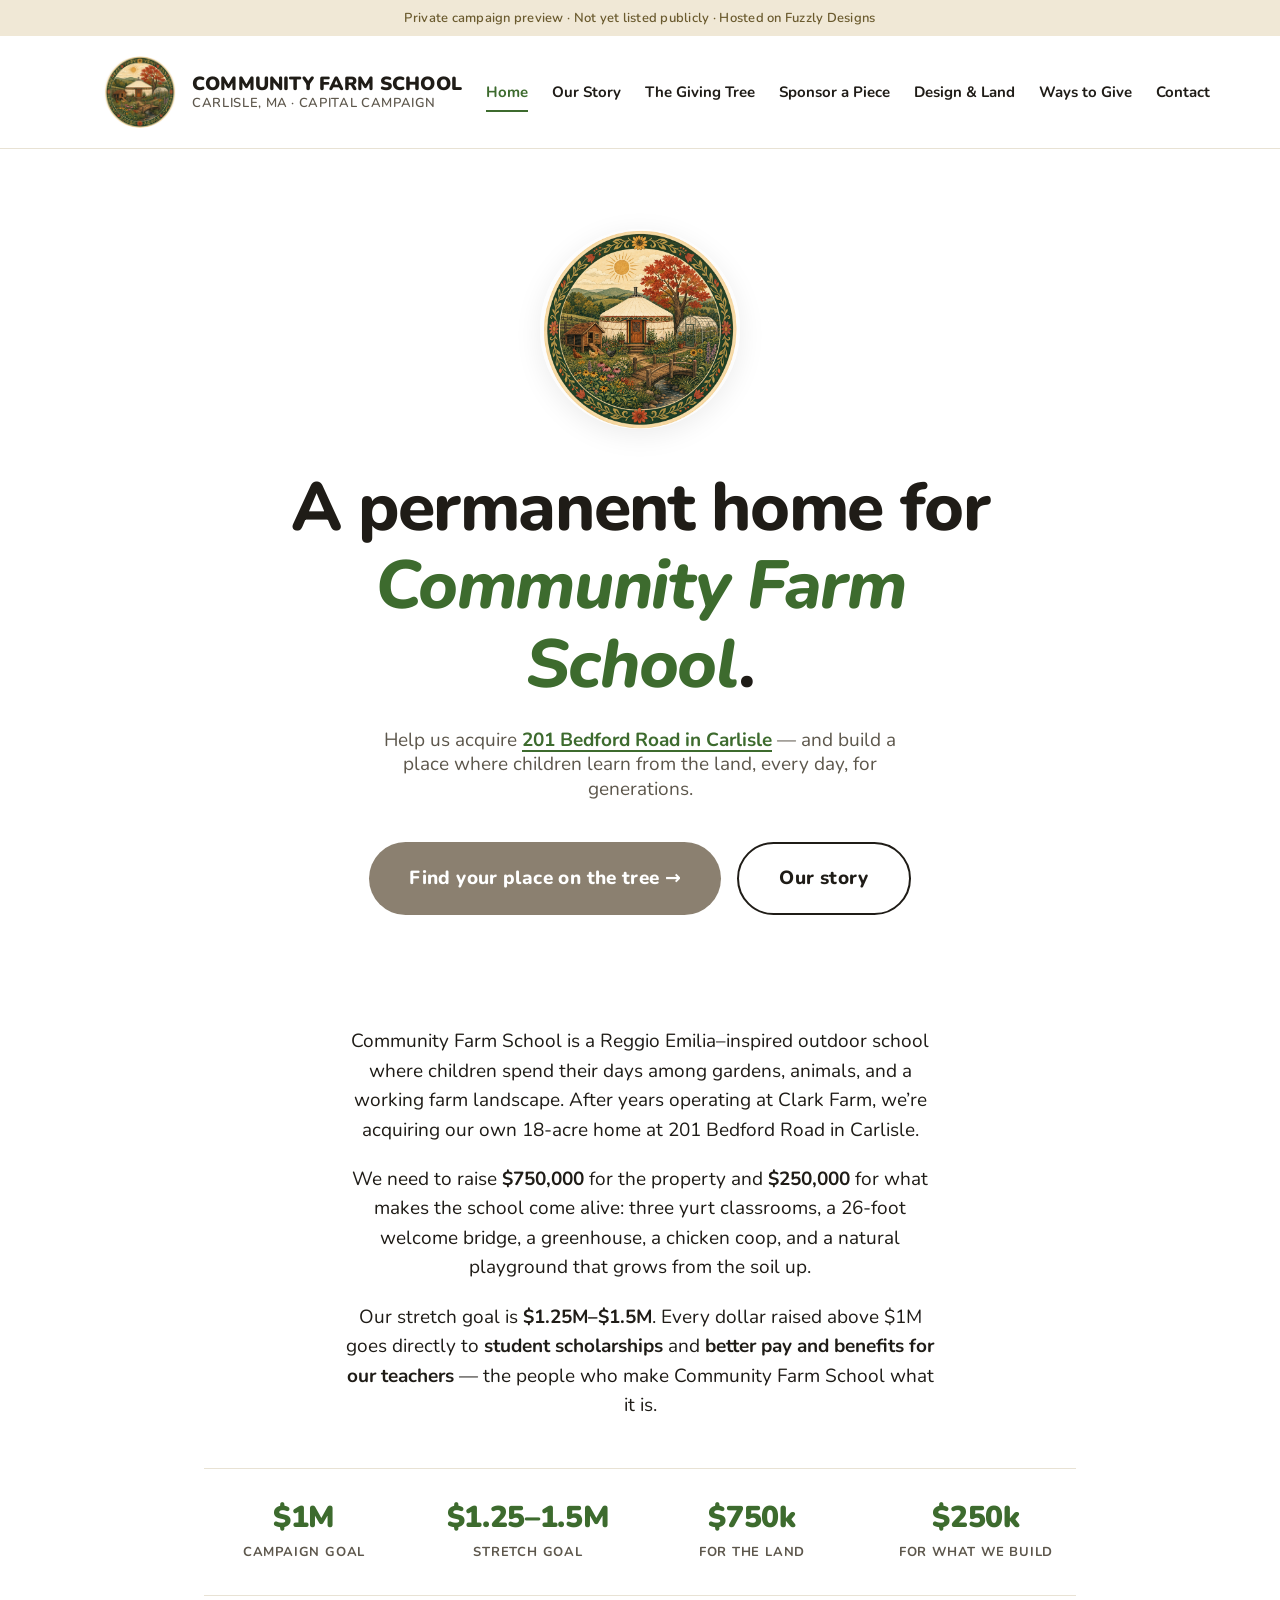
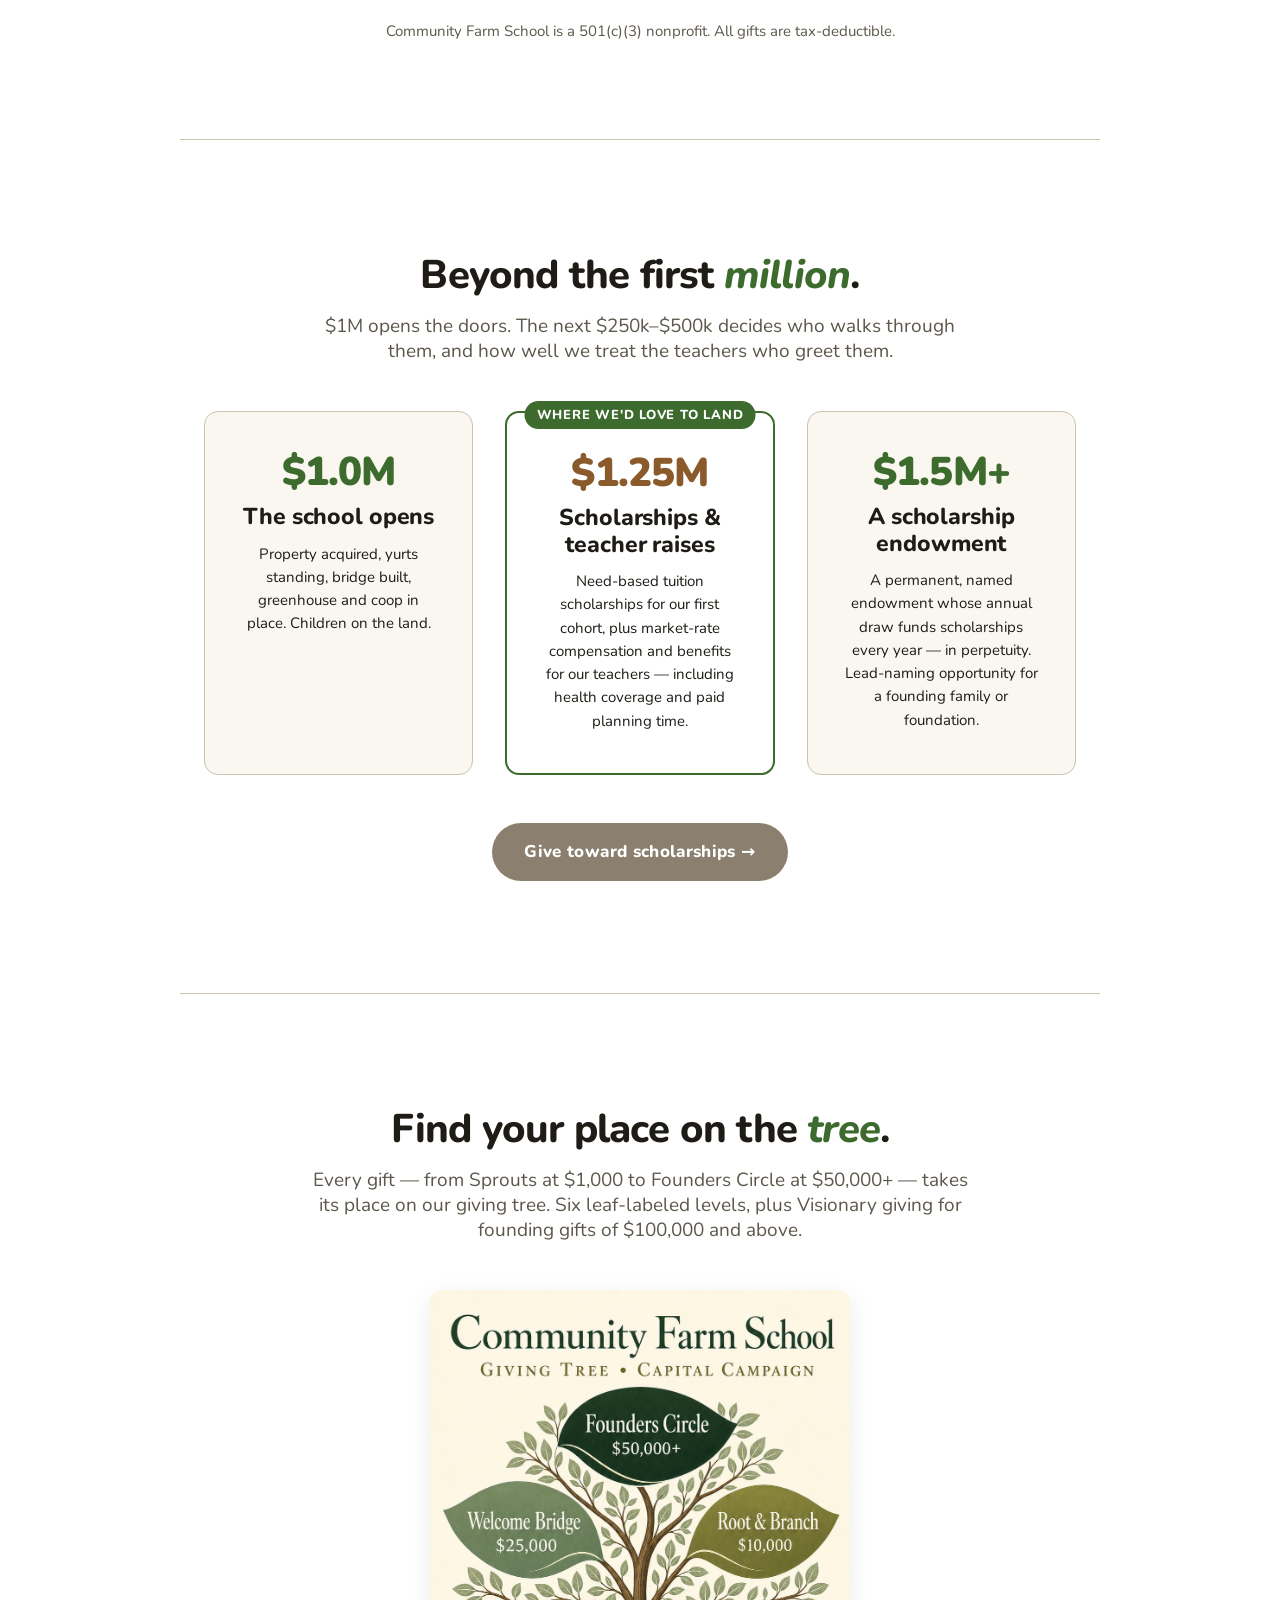
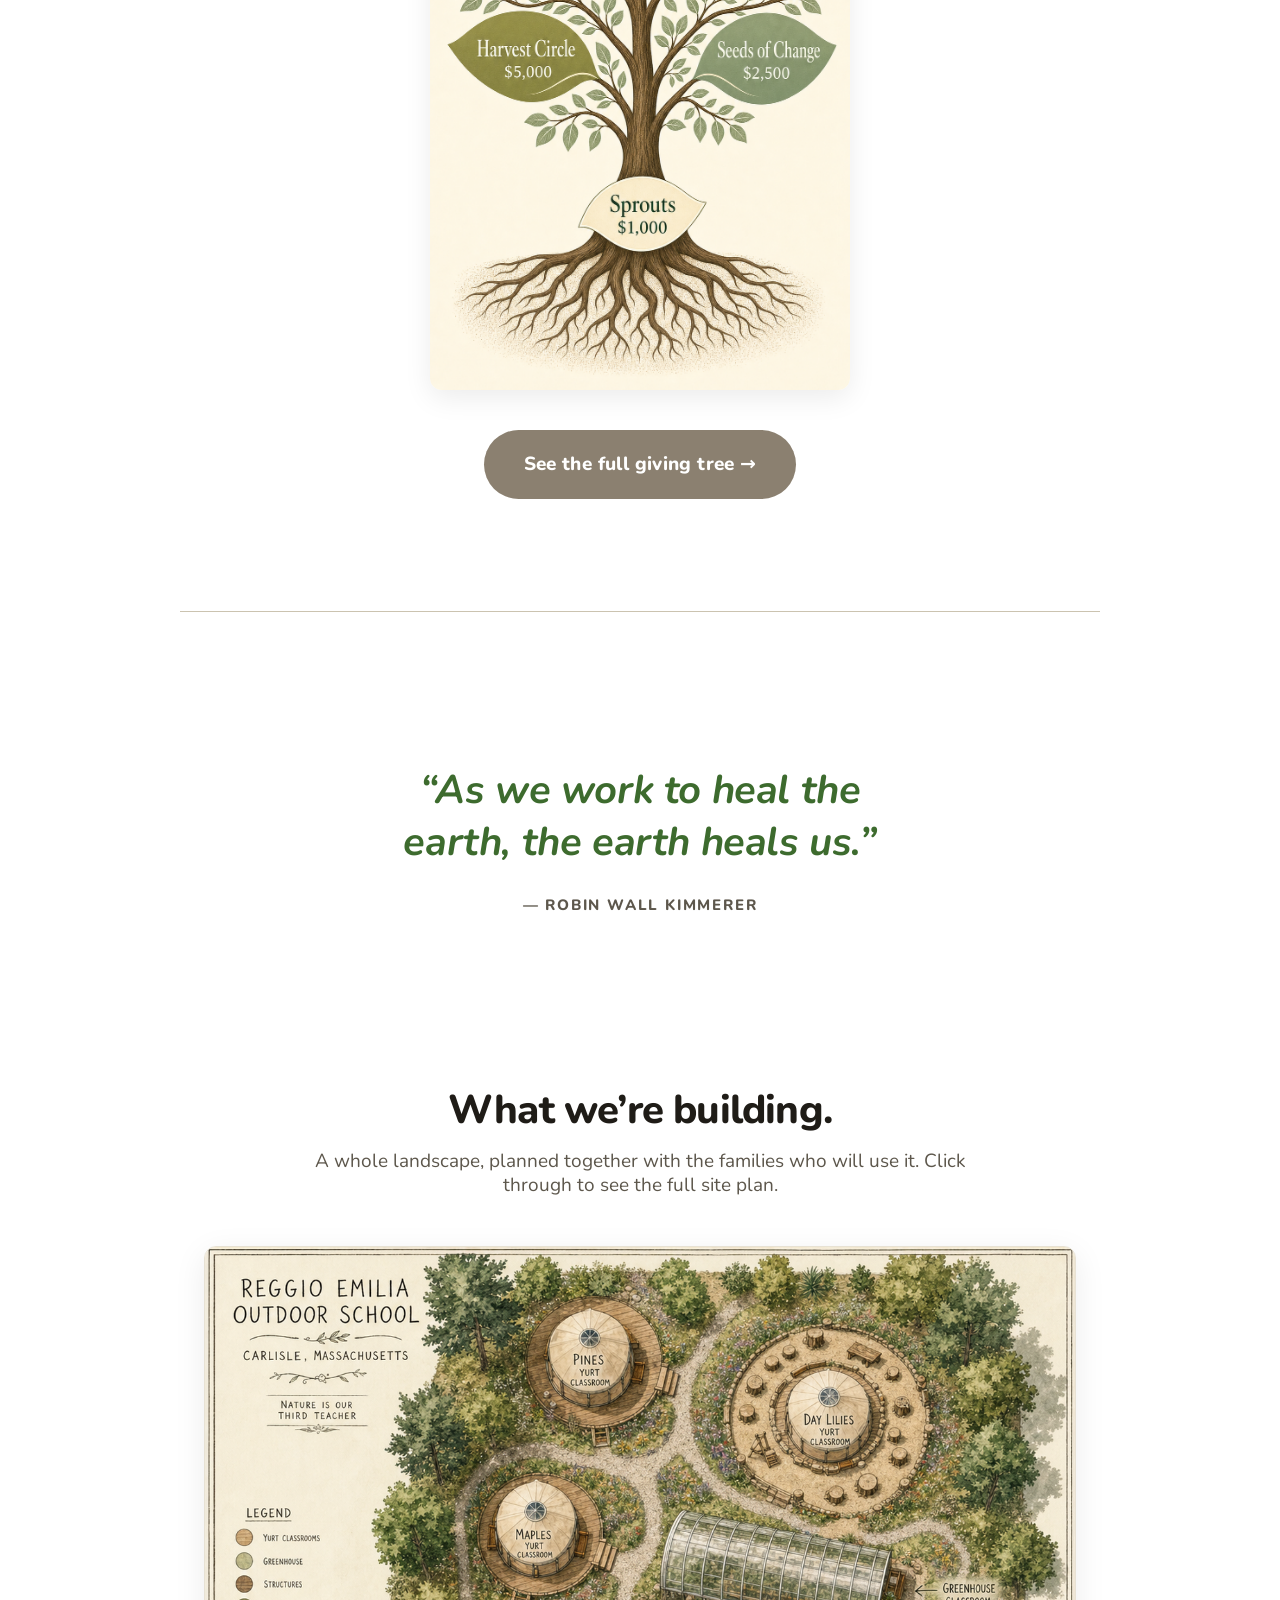
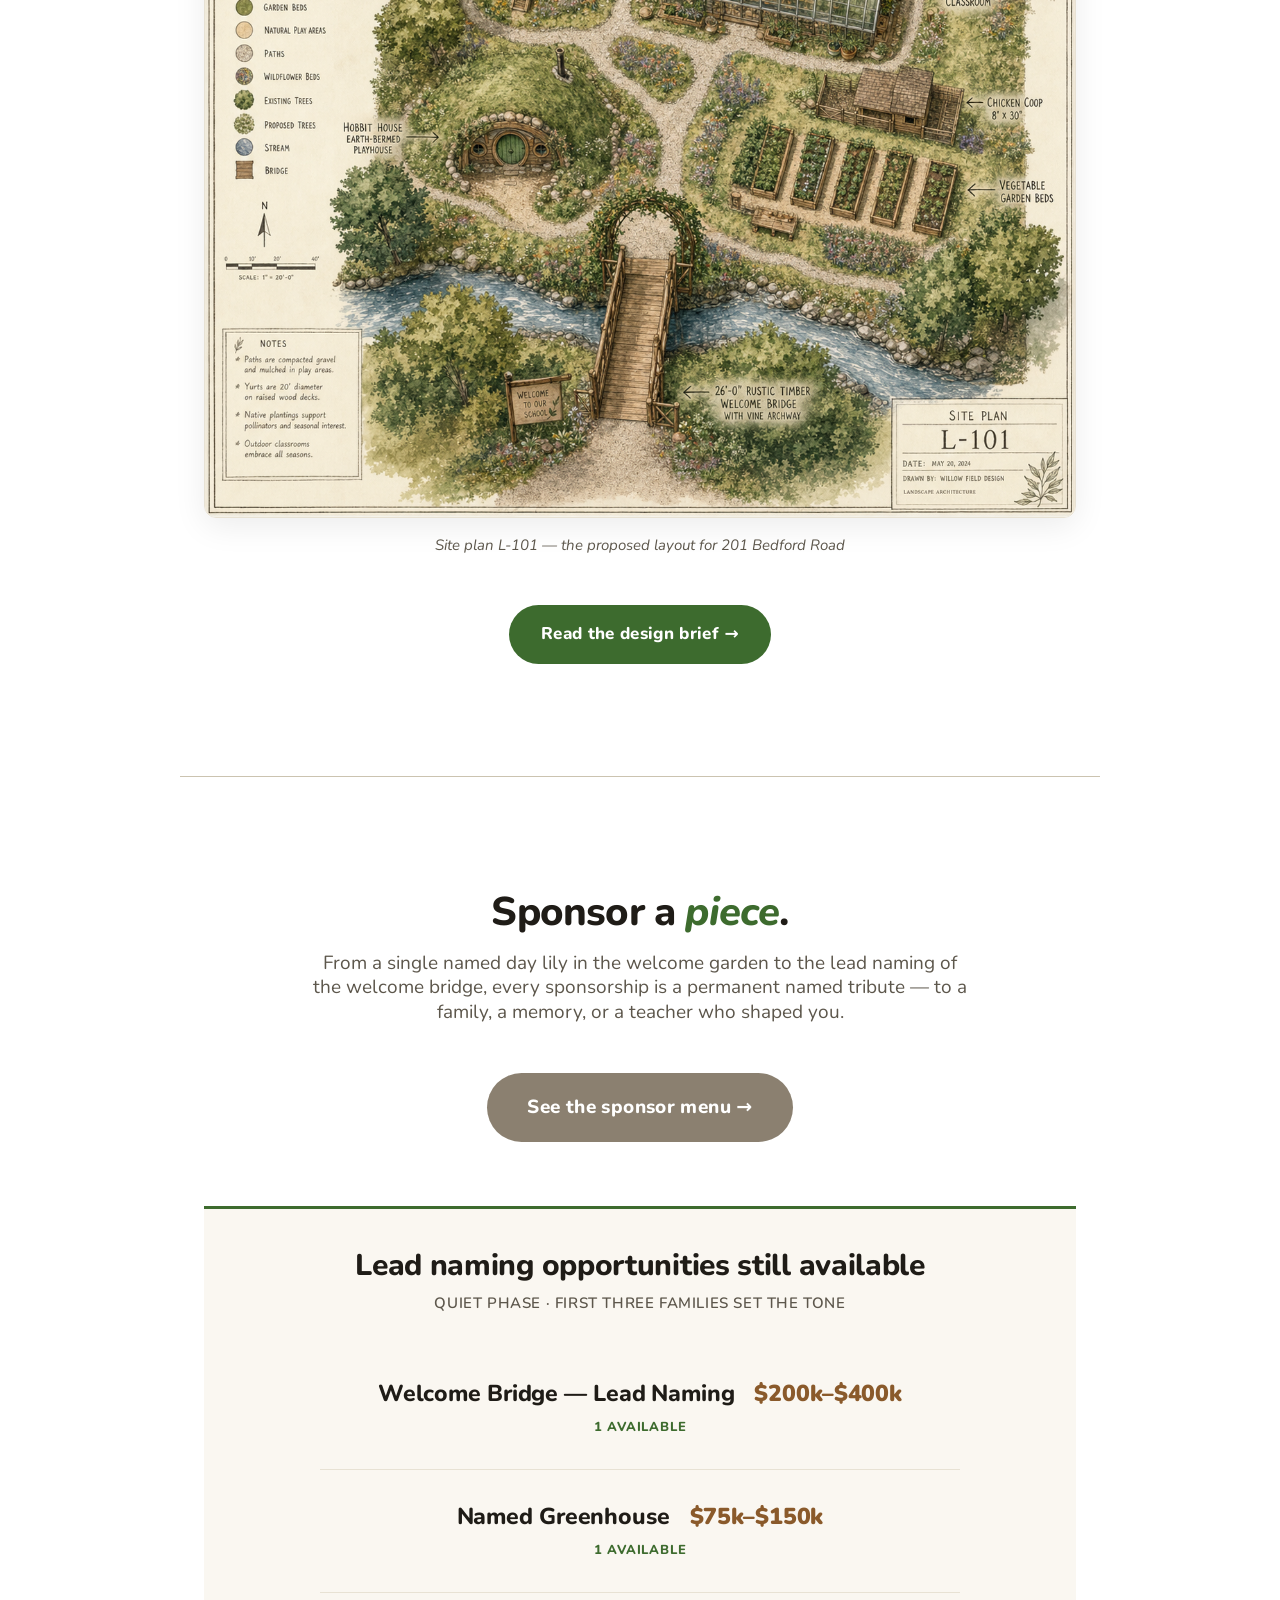
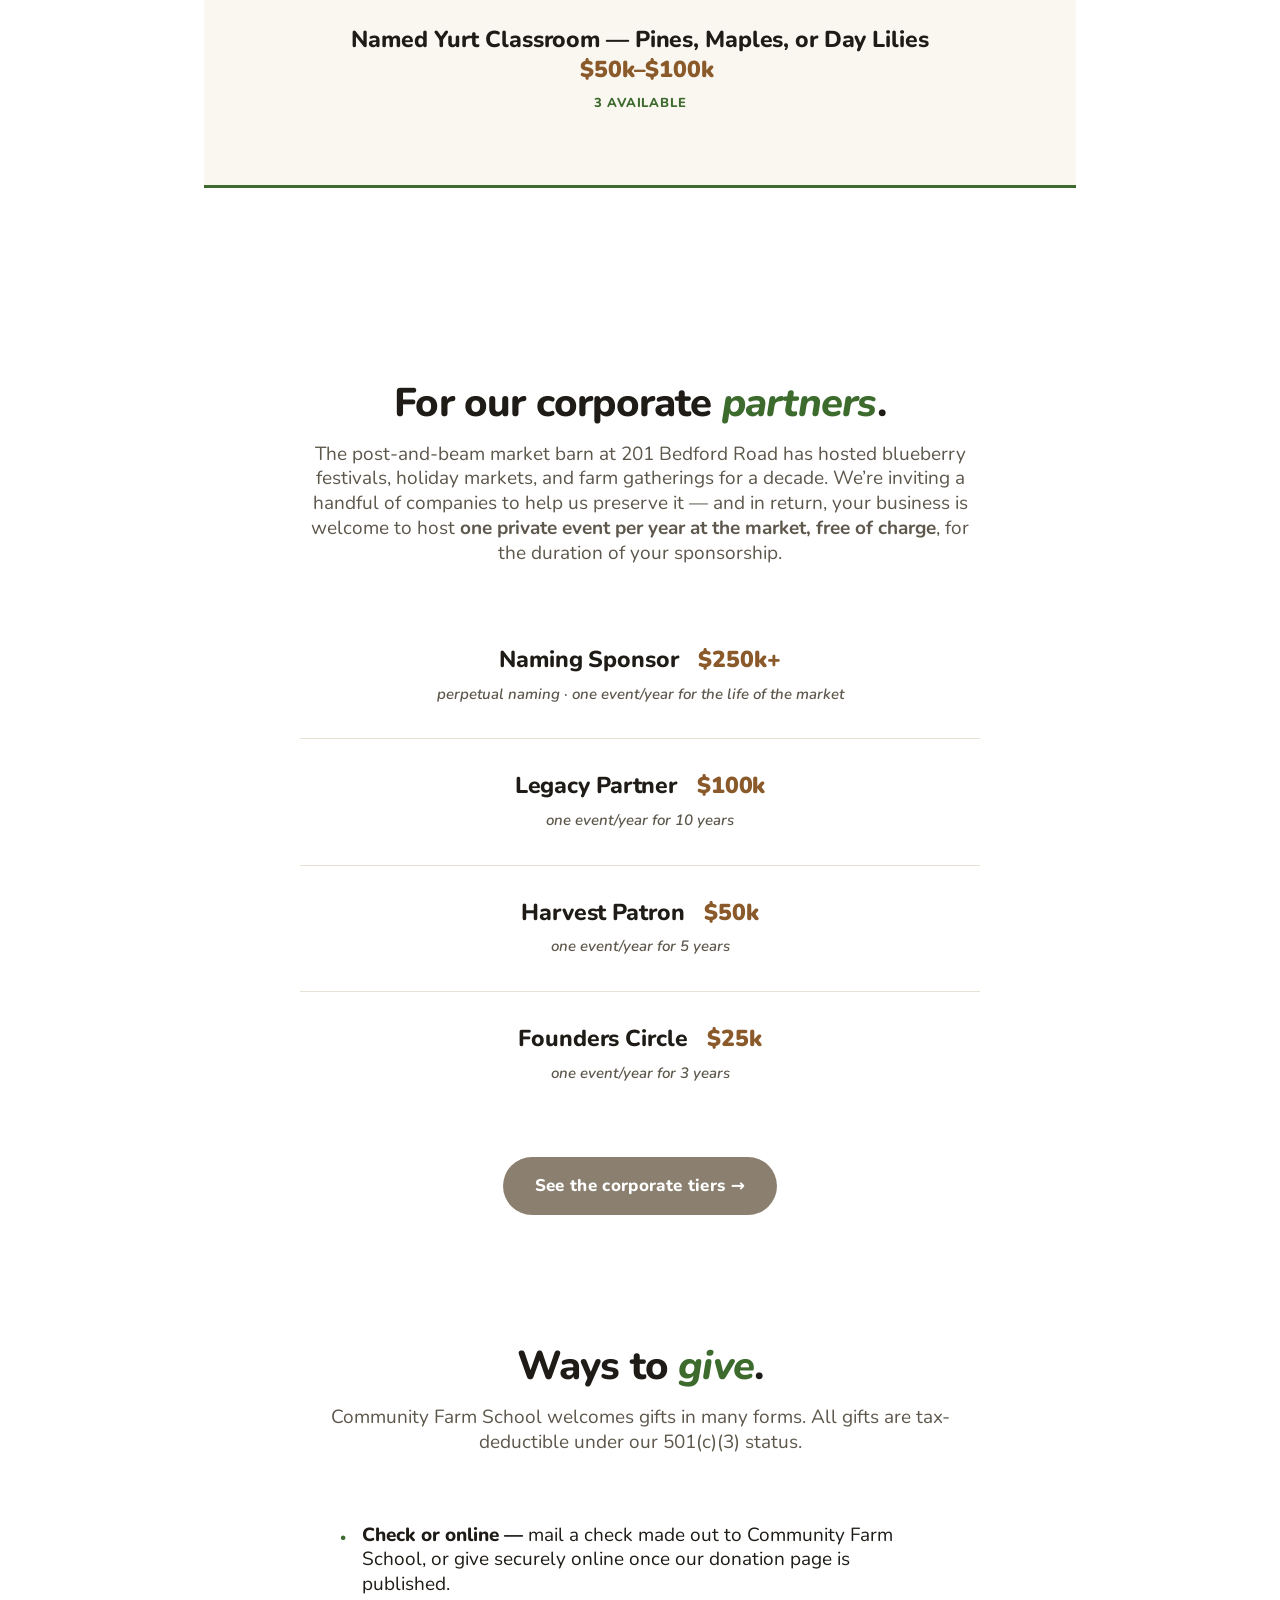
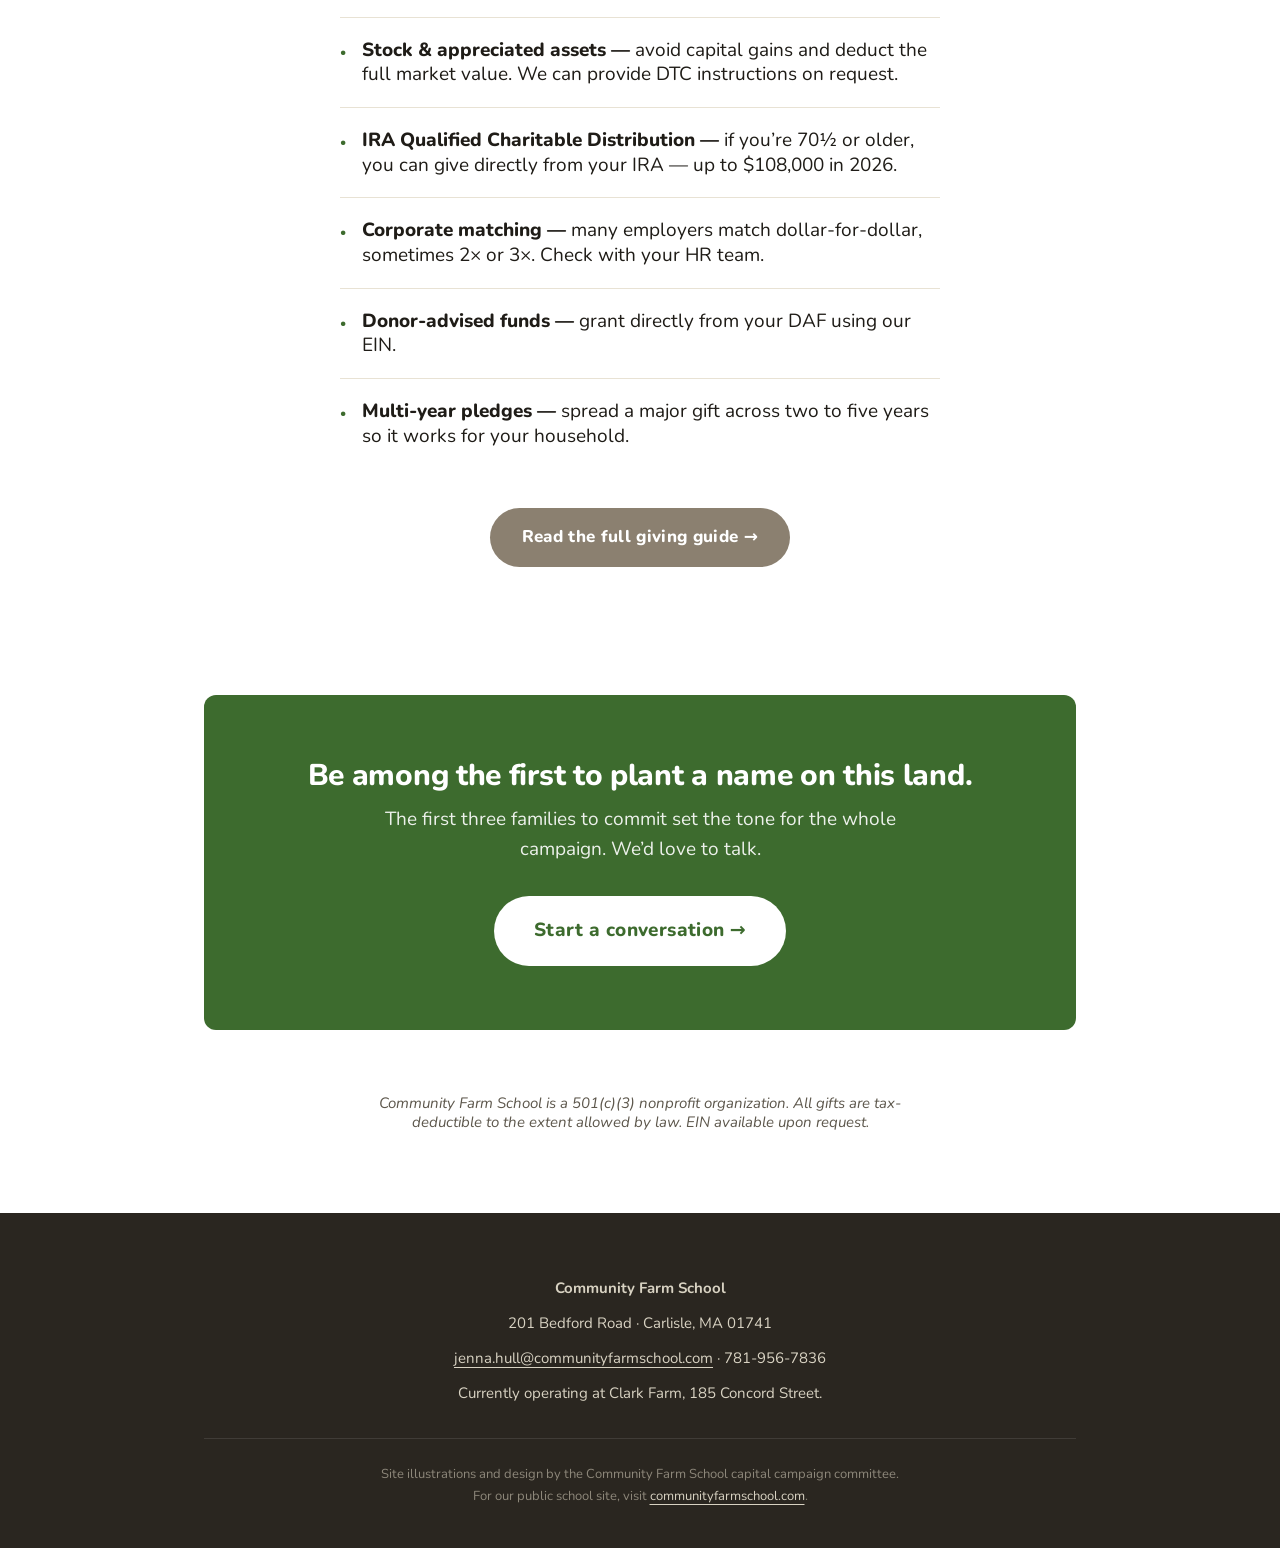
<file: index.html>
<!doctype html>
<html lang="en">
<head>
  <meta charset="UTF-8" />
  <meta name="viewport" content="width=device-width, initial-scale=1.0" />
  <meta name="robots" content="noindex, nofollow" />
  <title>Community Farm School — Carlisle, MA</title>
  <meta name="description" content="Community Farm School is fundraising to acquire 201 Bedford Road in Carlisle, MA, and to build three yurt classrooms, a welcome bridge, a greenhouse, a chicken coop, and a natural playground." />

  <link rel="preconnect" href="https://fonts.googleapis.com" />
  <link rel="preconnect" href="https://fonts.gstatic.com" crossorigin />
  <link href="https://fonts.googleapis.com/css2?family=Nunito:ital,wght@0,400;0,600;0,700;0,800;0,900;1,400;1,700&display=swap" rel="stylesheet" />

  <link rel="stylesheet" href="css/style.css" />
  <link rel="icon" href="images/logo-badge.png" />
</head>
<body>
  <div class="private-banner">
    Private campaign preview · Not yet listed publicly · Hosted on Fuzzly Designs
  </div>

  <header class="header">
    <div class="container container--wide">
      <div class="header__inner">
        <a class="brand" href="index.html">
          <span class="brand__badge"><img src="images/logo-badge.png" alt="" /></span>
          <span class="brand__text">
            <span class="brand__name">Community Farm School</span>
            <span class="brand__sub">Carlisle, MA · Capital Campaign</span>
          </span>
        </a>
        <nav class="nav" aria-label="Primary">
          <button class="nav__toggle" id="navToggle" aria-label="Open menu" aria-expanded="false">
            <svg viewBox="0 0 24 24" fill="none" stroke-width="2" stroke-linecap="round"><path d="M4 6h16M4 12h16M4 18h16" /></svg>
          </button>
          <ul class="nav__list" id="navList">
            <li><a class="nav__link is-active" href="index.html">Home</a></li>
            <li><a class="nav__link" href="story.html">Our Story</a></li>
            <li><a class="nav__link" href="tree.html">The Giving Tree</a></li>
            <li><a class="nav__link" href="sponsor.html">Sponsor a Piece</a></li>
            <li><a class="nav__link" href="design.html">Design &amp; Land</a></li>
            <li><a class="nav__link" href="give.html">Ways to Give</a></li>
            <li><a class="nav__link" href="contact.html">Contact</a></li>
          </ul>
        </nav>
      </div>
    </div>
  </header>

  <main>
    <section class="page-hero">
      <div class="container">
        <img class="page-hero__badge" src="images/logo-badge.png" alt="Community Farm School emblem — a yurt with a chicken coop, greenhouse, maple, and welcome bridge inside a wreath of leaves and flowers" />
        <h1 class="page-hero__title">
          A permanent home for <em>Community Farm School</em>.
        </h1>
        <p class="page-hero__subtitle">
          Help us acquire <a href="design.html">201 Bedford Road in Carlisle</a> &mdash; and build a place where children learn from the land, every day, for generations.
        </p>
        <div class="page-hero__cta-row">
          <a class="btn btn--primary btn--lg" href="tree.html">Find your place on the tree &rarr;</a>
          <a class="btn btn--outline btn--lg" href="story.html">Our story</a>
        </div>
      </div>
    </section>

    <section class="section section--tight">
      <div class="container">
        <div class="intro-block">
          <p>
            Community Farm School is a Reggio Emilia&ndash;inspired outdoor school where children spend their days among gardens, animals, and a working farm landscape. After years operating at Clark Farm, we&rsquo;re acquiring our own 18-acre home at 201 Bedford Road in Carlisle.
          </p>
          <p>
            We need to raise <strong>$750,000</strong> for the property and <strong>$250,000</strong> for what makes the school come alive: three yurt classrooms, a 26-foot welcome bridge, a greenhouse, a chicken coop, and a natural playground that grows from the soil up.
          </p>
          <p>
            Our stretch goal is <strong>$1.25M&ndash;$1.5M</strong>. Every dollar raised above $1M goes directly to <strong>student scholarships</strong> and <strong>better pay and benefits for our teachers</strong> &mdash; the people who make Community Farm School what it is.
          </p>
        </div>

        <div class="stats">
          <div class="stat"><div class="stat__num">$1M</div><div class="stat__label">Campaign goal</div></div>
          <div class="stat"><div class="stat__num">$1.25&ndash;1.5M</div><div class="stat__label">Stretch goal</div></div>
          <div class="stat"><div class="stat__num">$750k</div><div class="stat__label">For the land</div></div>
          <div class="stat"><div class="stat__num">$250k</div><div class="stat__label">For what we build</div></div>
        </div>
        <p class="center" style="margin-top: var(--space-6); font-size: var(--text-sm); color: var(--color-text-muted);">
          Community Farm School is a 501(c)(3) nonprofit. All gifts are tax-deductible.
        </p>
      </div>
    </section>

    <hr class="container" style="border-color: var(--color-rule);" />

    <!-- ===================== Beyond $1M ===================== -->
    <section class="section">
      <div class="container">
        <h2 class="section-title">Beyond the first <em>million</em>.</h2>
        <p class="section-lead">
          $1M opens the doors. The next $250k&ndash;$500k decides who walks through them, and how well we treat the teachers who greet them.
        </p>
        <div class="stretch-grid">
          <div class="stretch-card">
            <div class="stretch-card__num">$1.0M</div>
            <h3 class="stretch-card__title">The school opens</h3>
            <p>Property acquired, yurts standing, bridge built, greenhouse and coop in place. Children on the land.</p>
          </div>
          <div class="stretch-card stretch-card--featured">
            <div class="stretch-card__num">$1.25M</div>
            <h3 class="stretch-card__title">Scholarships &amp; teacher raises</h3>
            <p>Need-based tuition scholarships for our first cohort, plus market-rate compensation and benefits for our teachers &mdash; including health coverage and paid planning time.</p>
          </div>
          <div class="stretch-card">
            <div class="stretch-card__num">$1.5M+</div>
            <h3 class="stretch-card__title">A scholarship endowment</h3>
            <p>A permanent, named endowment whose annual draw funds scholarships every year &mdash; in perpetuity. Lead-naming opportunity for a founding family or foundation.</p>
          </div>
        </div>
        <p class="center" style="margin-top: var(--space-12);">
          <a class="btn btn--primary" href="give.html#scholarship">Give toward scholarships &rarr;</a>
        </p>
      </div>
    </section>

    <hr class="container" style="border-color: var(--color-rule);" />

    <!-- ===================== Tree teaser ===================== -->
    <section class="section tree-teaser">
      <div class="container">
        <h2 class="section-title">Find your place on the <em>tree</em>.</h2>
        <p class="section-lead">
          Every gift &mdash; from Sprouts at $1,000 to Founders Circle at $50,000+ &mdash; takes its place on our giving tree. Six leaf-labeled levels, plus Visionary giving for founding gifts of $100,000 and above.
        </p>
        <div class="tree-teaser__art">
          <img src="images/giving-tree-v3.png" alt="The Community Farm School Giving Tree: a hand-illustrated tree with six leaf-shaped labels reading Founders Circle $50,000+, Welcome Bridge $25,000, Root and Branch $10,000, Harvest Circle $5,000, Seeds of Change $2,500, and Sprouts $1,000." />
        </div>
        <p class="center" style="margin-top: var(--space-10);">
          <a class="btn btn--primary btn--lg" href="tree.html">See the full giving tree &rarr;</a>
        </p>
      </div>
    </section>

    <hr class="container" style="border-color: var(--color-rule);" />

    <!-- ===================== Kimmerer pull quote ===================== -->
    <section class="section pullquote-section">
      <div class="container container--narrow">
        <blockquote class="pullquote">
          <p>&ldquo;As we work to heal the earth, the earth heals us.&rdquo;</p>
          <cite>&mdash; Robin Wall Kimmerer</cite>
        </blockquote>
      </div>
    </section>

    <section class="section">
      <div class="container">
        <h2 class="section-title">What we&rsquo;re building.</h2>
        <p class="section-lead">
          A whole landscape, planned together with the families who will use it. Click through to see the full site plan.
        </p>

        <figure class="figure">
          <a href="design.html"><img src="images/site-plan.png" alt="Architectural site plan showing three named yurts (Pines, Maples, Day Lilies), a long arched glass greenhouse, an 8 by 30 chicken coop, a hobbit house playhouse, raised vegetable garden beds, a 26-foot welcome bridge, and curving paths through wildflower beds at 201 Bedford Road, Carlisle MA." /></a>
          <figcaption>Site plan L-101 &mdash; the proposed layout for 201 Bedford Road</figcaption>
        </figure>

        <p class="center" style="margin-top: var(--space-6);">
          <a class="btn btn--green" href="design.html">Read the design brief &rarr;</a>
        </p>
      </div>
    </section>

    <hr class="container" style="border-color: var(--color-rule);" />

    <section class="section">
      <div class="container">
        <h2 class="section-title">Sponsor a <em>piece</em>.</h2>
        <p class="section-lead">
          From a single named day lily in the welcome garden to the lead naming of the welcome bridge, every sponsorship is a permanent named tribute &mdash; to a family, a memory, or a teacher who shaped you.
        </p>
        <p class="center">
          <a class="btn btn--primary btn--lg" href="sponsor.html">See the sponsor menu &rarr;</a>
        </p>

        <div class="waiting-list" style="margin-top: var(--space-16);">
          <div class="waiting-list__head">
            <h2>Lead naming opportunities still available</h2>
            <p>Quiet phase &middot; first three families set the tone</p>
          </div>
          <ul class="menu-tier__items" style="max-width: 640px; margin-inline: auto;">
            <li class="menu-row">
              <h3 class="menu-row__title">Welcome Bridge &mdash; Lead Naming &nbsp;<span class="menu-row__price">$200k&ndash;$400k</span></h3>
              <span class="menu-row__status menu-row__status--available">1 available</span>
            </li>
            <li class="menu-row">
              <h3 class="menu-row__title">Named Greenhouse &nbsp;<span class="menu-row__price">$75k&ndash;$150k</span></h3>
              <span class="menu-row__status menu-row__status--available">1 available</span>
            </li>
            <li class="menu-row">
              <h3 class="menu-row__title">Named Yurt Classroom &mdash; Pines, Maples, or Day Lilies &nbsp;<span class="menu-row__price">$50k&ndash;$100k</span></h3>
              <span class="menu-row__status menu-row__status--available">3 available</span>
            </li>
          </ul>
        </div>
      </div>
    </section>

    <section class="section">
      <div class="container">
        <h2 class="section-title">For our corporate <em>partners</em>.</h2>
        <p class="section-lead">
          The post-and-beam market barn at 201 Bedford Road has hosted blueberry festivals, holiday markets, and farm gatherings for a decade. We&rsquo;re inviting a handful of companies to help us preserve it &mdash; and in return, your business is welcome to host <strong>one private event per year at the market, free of charge</strong>, for the duration of your sponsorship.
        </p>
        <ul class="menu-tier__items" style="max-width: 680px; margin-inline: auto;">
          <li class="menu-row">
            <h3 class="menu-row__title">Naming Sponsor &nbsp;<span class="menu-row__price">$250k+</span></h3>
            <span class="menu-row__status">perpetual naming &middot; one event/year for the life of the market</span>
          </li>
          <li class="menu-row">
            <h3 class="menu-row__title">Legacy Partner &nbsp;<span class="menu-row__price">$100k</span></h3>
            <span class="menu-row__status">one event/year for 10 years</span>
          </li>
          <li class="menu-row">
            <h3 class="menu-row__title">Harvest Patron &nbsp;<span class="menu-row__price">$50k</span></h3>
            <span class="menu-row__status">one event/year for 5 years</span>
          </li>
          <li class="menu-row">
            <h3 class="menu-row__title">Founders Circle &nbsp;<span class="menu-row__price">$25k</span></h3>
            <span class="menu-row__status">one event/year for 3 years</span>
          </li>
        </ul>
        <p class="center" style="margin-top: var(--space-10);">
          <a class="btn btn--primary" href="sponsor.html#corporate">See the corporate tiers &rarr;</a>
        </p>
      </div>
    </section>

    <section class="section">
      <div class="container">
        <h2 class="section-title">Ways to <em>give</em>.</h2>
        <p class="section-lead">
          Community Farm School welcomes gifts in many forms. All gifts are tax-deductible under our 501(c)(3) status.
        </p>
        <ul class="give-list">
          <li><span class="bullet">&middot;</span><div><strong>Check or online &mdash;</strong> mail a check made out to Community Farm School, or give securely online once our donation page is published.</div></li>
          <li><span class="bullet">&middot;</span><div><strong>Stock &amp; appreciated assets &mdash;</strong> avoid capital gains and deduct the full market value. We can provide DTC instructions on request.</div></li>
          <li><span class="bullet">&middot;</span><div><strong>IRA Qualified Charitable Distribution &mdash;</strong> if you&rsquo;re 70&frac12; or older, you can give directly from your IRA &mdash; up to $108,000 in 2026.</div></li>
          <li><span class="bullet">&middot;</span><div><strong>Corporate matching &mdash;</strong> many employers match dollar-for-dollar, sometimes 2&times; or 3&times;. Check with your HR team.</div></li>
          <li><span class="bullet">&middot;</span><div><strong>Donor-advised funds &mdash;</strong> grant directly from your DAF using our EIN.</div></li>
          <li><span class="bullet">&middot;</span><div><strong>Multi-year pledges &mdash;</strong> spread a major gift across two to five years so it works for your household.</div></li>
        </ul>
        <p class="center" style="margin-top: var(--space-10);">
          <a class="btn btn--primary" href="give.html">Read the full giving guide &rarr;</a>
        </p>
      </div>
    </section>

    <div class="container">
      <section class="cta-band">
        <h2>Be among the first to plant a name on this land.</h2>
        <p>The first three families to commit set the tone for the whole campaign. We&rsquo;d love to talk.</p>
        <a class="btn btn--lg" href="contact.html">Start a conversation &rarr;</a>
      </section>
    </div>

    <p class="disclaimer">
      Community Farm School is a 501(c)(3) nonprofit organization. All gifts are tax-deductible to the extent allowed by law. EIN available upon request.
    </p>
  </main>

  <footer class="footer">
    <div class="container">
      <p><strong>Community Farm School</strong></p>
      <p>201 Bedford Road · Carlisle, MA 01741</p>
      <p><a href="mailto:jenna.hull@communityfarmschool.com">jenna.hull@communityfarmschool.com</a> &middot; 781-956-7836</p>
      <p>Currently operating at Clark Farm, 185 Concord Street.</p>
      <div class="footer__credits">
        Site illustrations and design by the Community Farm School capital campaign committee.<br />
        For our public school site, visit <a href="https://communityfarmschool.com">communityfarmschool.com</a>.
      </div>
    </div>
  </footer>

  <script src="js/app.js"></script>
</body>
</html>
</file>
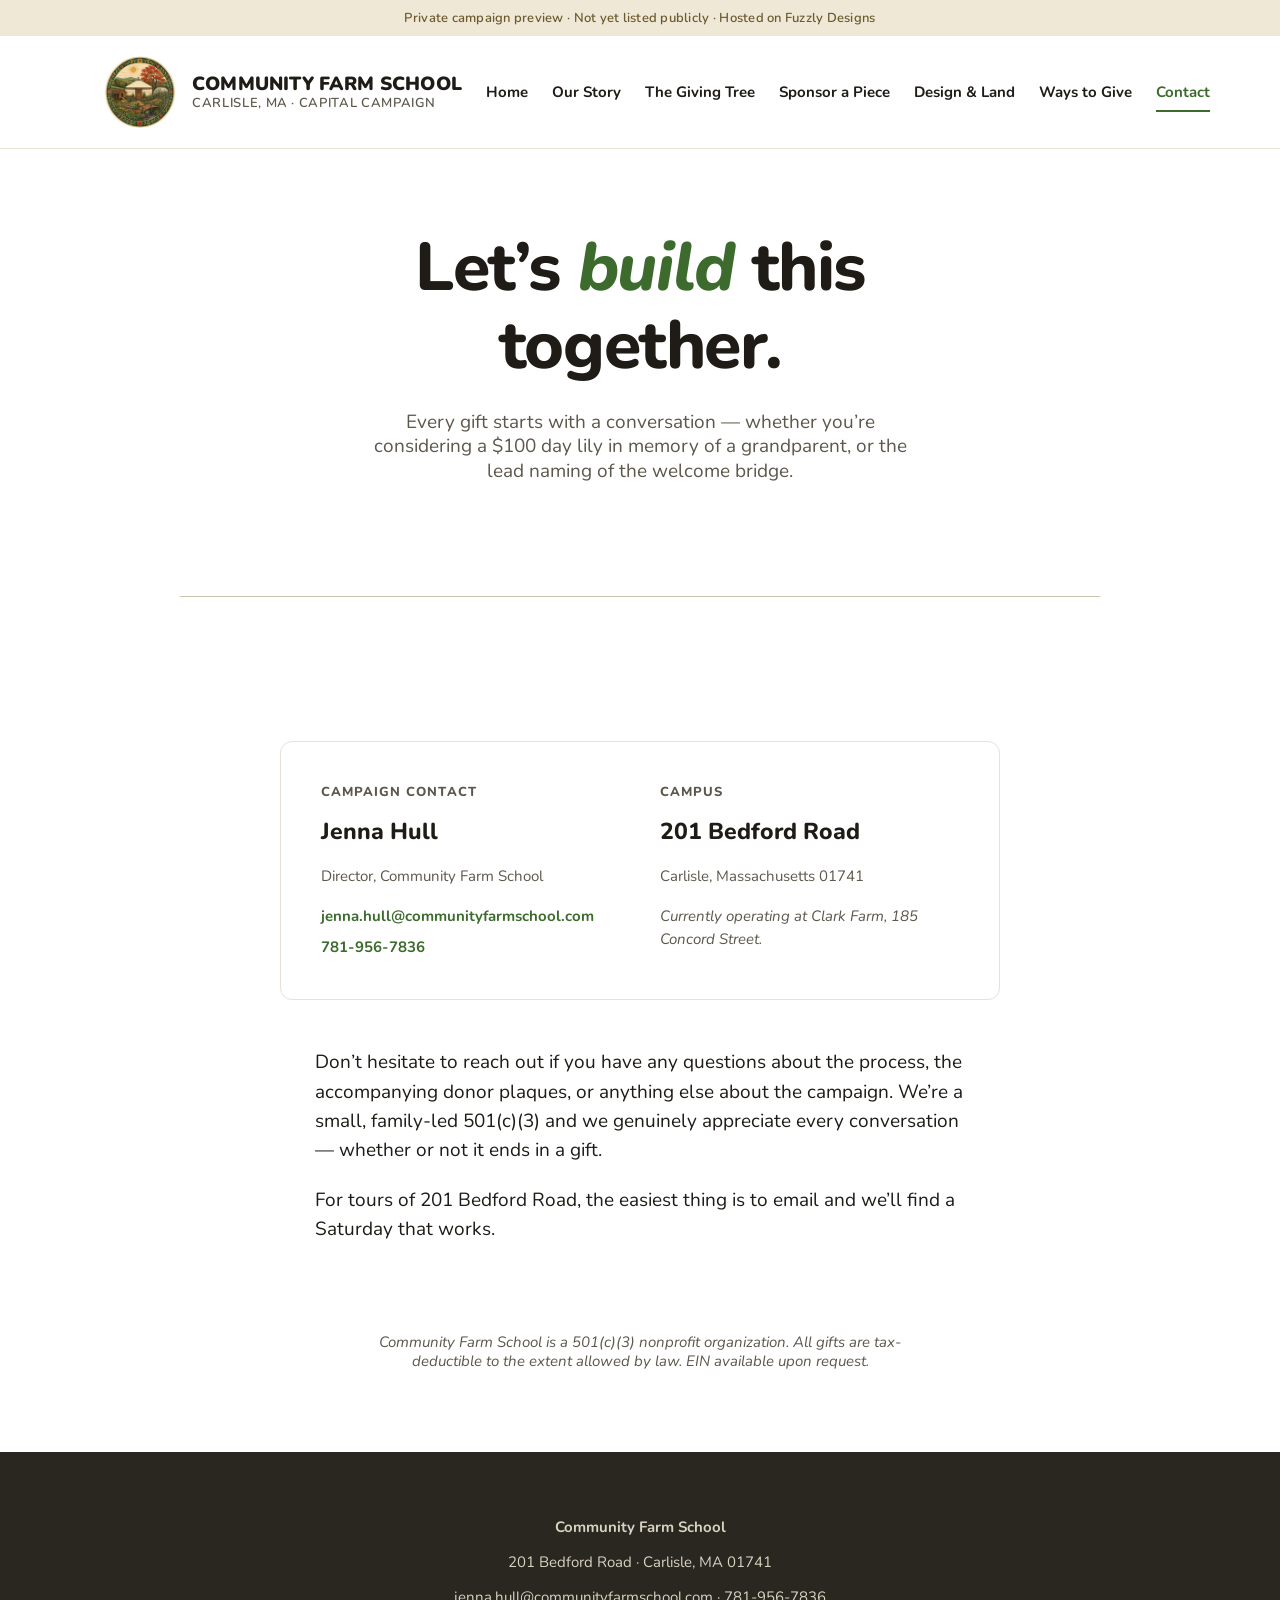
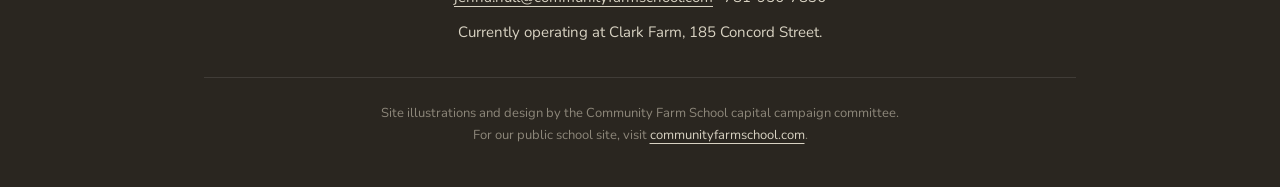
<file: contact.html>
<!doctype html>
<html lang="en">
<head>
  <meta charset="UTF-8" />
  <meta name="viewport" content="width=device-width, initial-scale=1.0" />
  <meta name="robots" content="noindex, nofollow" />
  <title>Contact — Community Farm School</title>
  <meta name="description" content="Get in touch with the Community Farm School capital campaign — Jenna Hull, jenna.hull@communityfarmschool.com, 781-956-7836." />
  <link rel="preconnect" href="https://fonts.googleapis.com" />
  <link rel="preconnect" href="https://fonts.gstatic.com" crossorigin />
  <link href="https://fonts.googleapis.com/css2?family=Nunito:ital,wght@0,400;0,600;0,700;0,800;0,900;1,400;1,700&display=swap" rel="stylesheet" />
  <link rel="stylesheet" href="css/style.css" />
  <link rel="icon" href="images/logo-badge.png" />
</head>
<body>
  <div class="private-banner">Private campaign preview · Not yet listed publicly · Hosted on Fuzzly Designs</div>

  <header class="header">
    <div class="container container--wide">
      <div class="header__inner">
        <a class="brand" href="index.html">
          <span class="brand__badge"><img src="images/logo-badge.png" alt="" /></span>
          <span class="brand__text">
            <span class="brand__name">Community Farm School</span>
            <span class="brand__sub">Carlisle, MA · Capital Campaign</span>
          </span>
        </a>
        <nav class="nav" aria-label="Primary">
          <button class="nav__toggle" id="navToggle" aria-label="Open menu" aria-expanded="false">
            <svg viewBox="0 0 24 24" fill="none" stroke-width="2" stroke-linecap="round"><path d="M4 6h16M4 12h16M4 18h16" /></svg>
          </button>
          <ul class="nav__list" id="navList">
            <li><a class="nav__link" href="index.html">Home</a></li>
            <li><a class="nav__link" href="story.html">Our Story</a></li>
            <li><a class="nav__link" href="tree.html">The Giving Tree</a></li>
            <li><a class="nav__link" href="sponsor.html">Sponsor a Piece</a></li>
            <li><a class="nav__link" href="design.html">Design &amp; Land</a></li>
            <li><a class="nav__link" href="give.html">Ways to Give</a></li>
            <li><a class="nav__link is-active" href="contact.html">Contact</a></li>
          </ul>
        </nav>
      </div>
    </div>
  </header>

  <main>
    <section class="page-hero">
      <div class="container">
        <h1 class="page-hero__title">Let&rsquo;s <em>build</em> this together.</h1>
        <p class="page-hero__subtitle">
          Every gift starts with a conversation &mdash; whether you&rsquo;re considering a $100 day lily in memory of a grandparent, or the lead naming of the welcome bridge.
        </p>
      </div>
    </section>

    <hr class="container" style="border-color: var(--color-rule);" />

    <section class="section section--tight">
      <div class="container">
        <div class="contact-card">
          <div>
            <div class="contact-card__label">Campaign contact</div>
            <div class="contact-card__name">Jenna Hull</div>
            <p>Director, Community Farm School</p>
            <p style="margin-top: var(--space-4);">
              <a href="mailto:jenna.hull@communityfarmschool.com">jenna.hull@communityfarmschool.com</a>
            </p>
            <p><a href="tel:+17819567836">781-956-7836</a></p>
          </div>
          <div>
            <div class="contact-card__label">Campus</div>
            <div class="contact-card__name">201 Bedford Road</div>
            <p>Carlisle, Massachusetts 01741</p>
            <p style="margin-top: var(--space-4); font-style: italic;">
              Currently operating at Clark Farm, 185 Concord Street.
            </p>
          </div>
        </div>

        <div class="prose" style="margin-top: var(--space-12);">
          <p>
            Don&rsquo;t hesitate to reach out if you have any questions about the process, the accompanying donor plaques, or anything else about the campaign. We&rsquo;re a small, family-led 501(c)(3) and we genuinely appreciate every conversation &mdash; whether or not it ends in a gift.
          </p>
          <p>
            For tours of 201 Bedford Road, the easiest thing is to email and we&rsquo;ll find a Saturday that works.
          </p>
        </div>
      </div>
    </section>

    <p class="disclaimer">
      Community Farm School is a 501(c)(3) nonprofit organization. All gifts are tax-deductible to the extent allowed by law. EIN available upon request.
    </p>
  </main>

  <footer class="footer">
    <div class="container">
      <p><strong>Community Farm School</strong></p>
      <p>201 Bedford Road · Carlisle, MA 01741</p>
      <p><a href="mailto:jenna.hull@communityfarmschool.com">jenna.hull@communityfarmschool.com</a> &middot; 781-956-7836</p>
      <p>Currently operating at Clark Farm, 185 Concord Street.</p>
      <div class="footer__credits">
        Site illustrations and design by the Community Farm School capital campaign committee.<br />
        For our public school site, visit <a href="https://communityfarmschool.com">communityfarmschool.com</a>.
      </div>
    </div>
  </footer>

  <script src="js/app.js"></script>
</body>
</html>
</file>
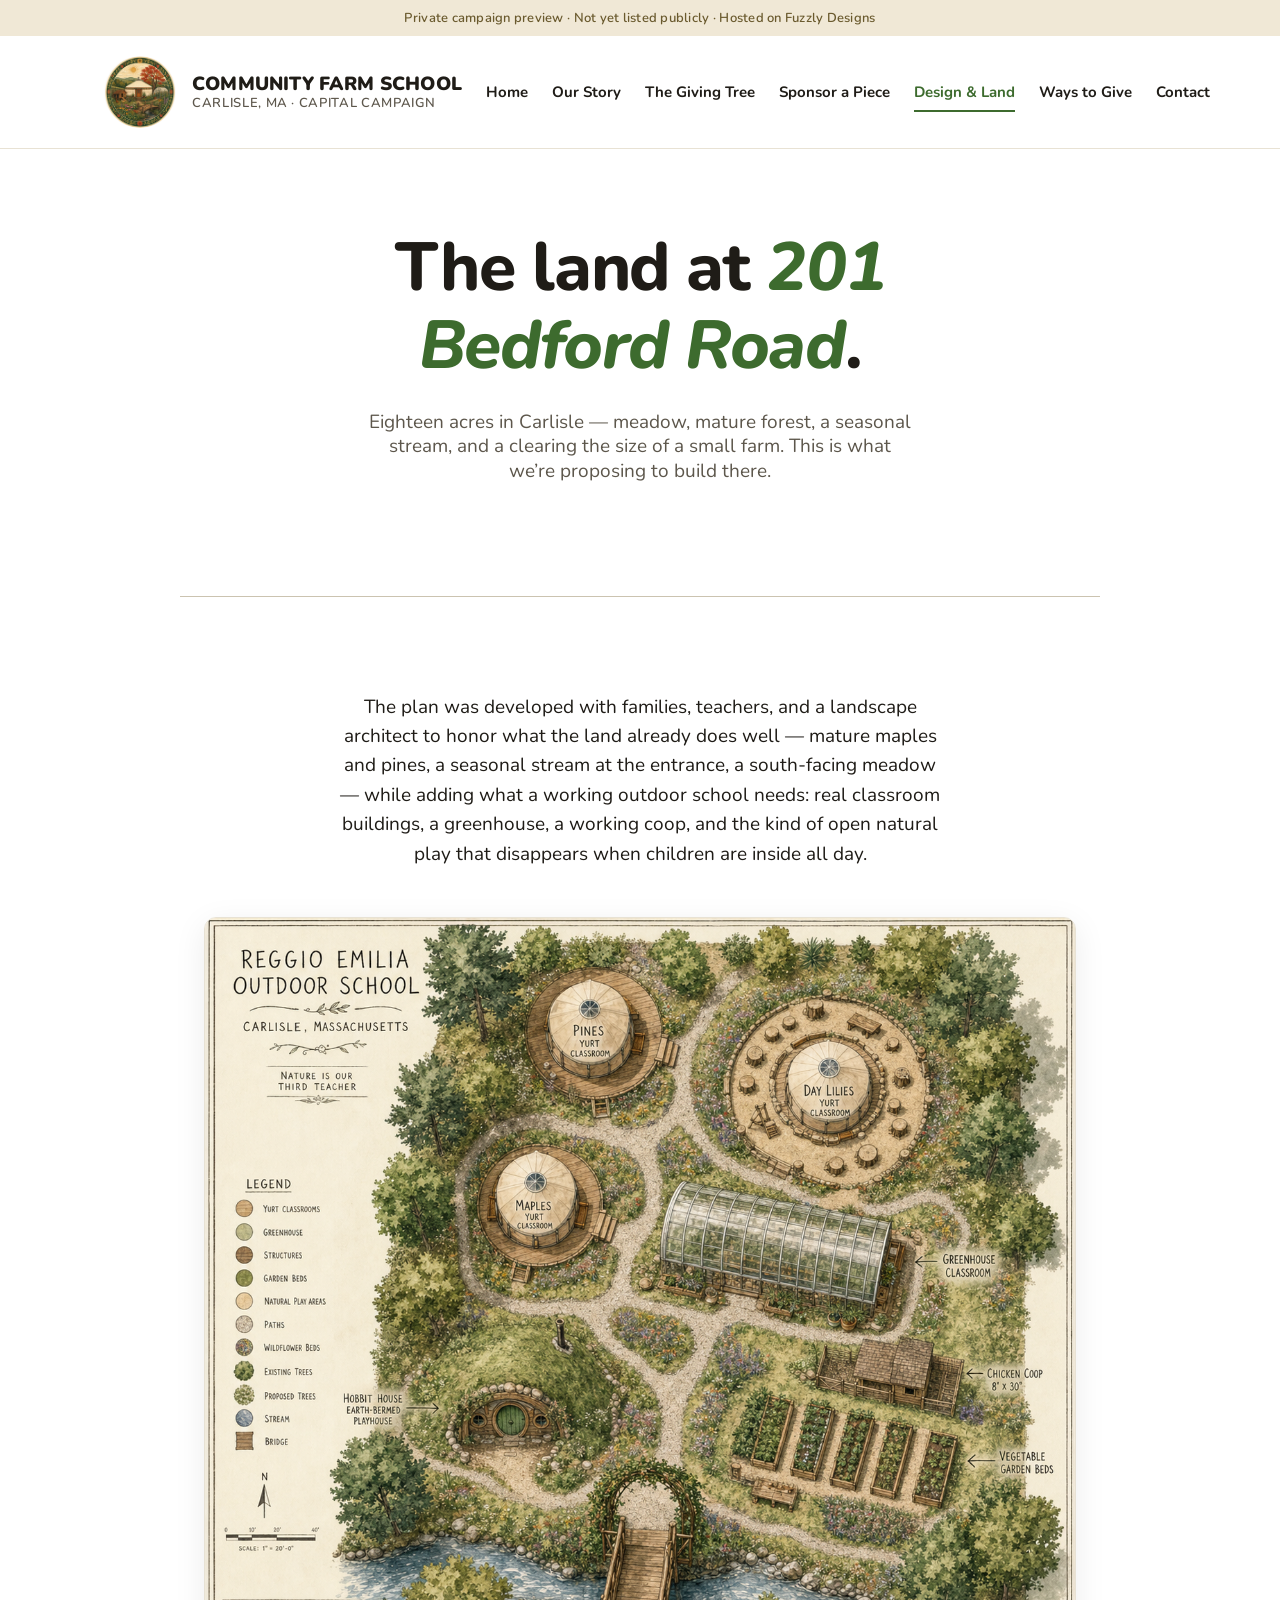
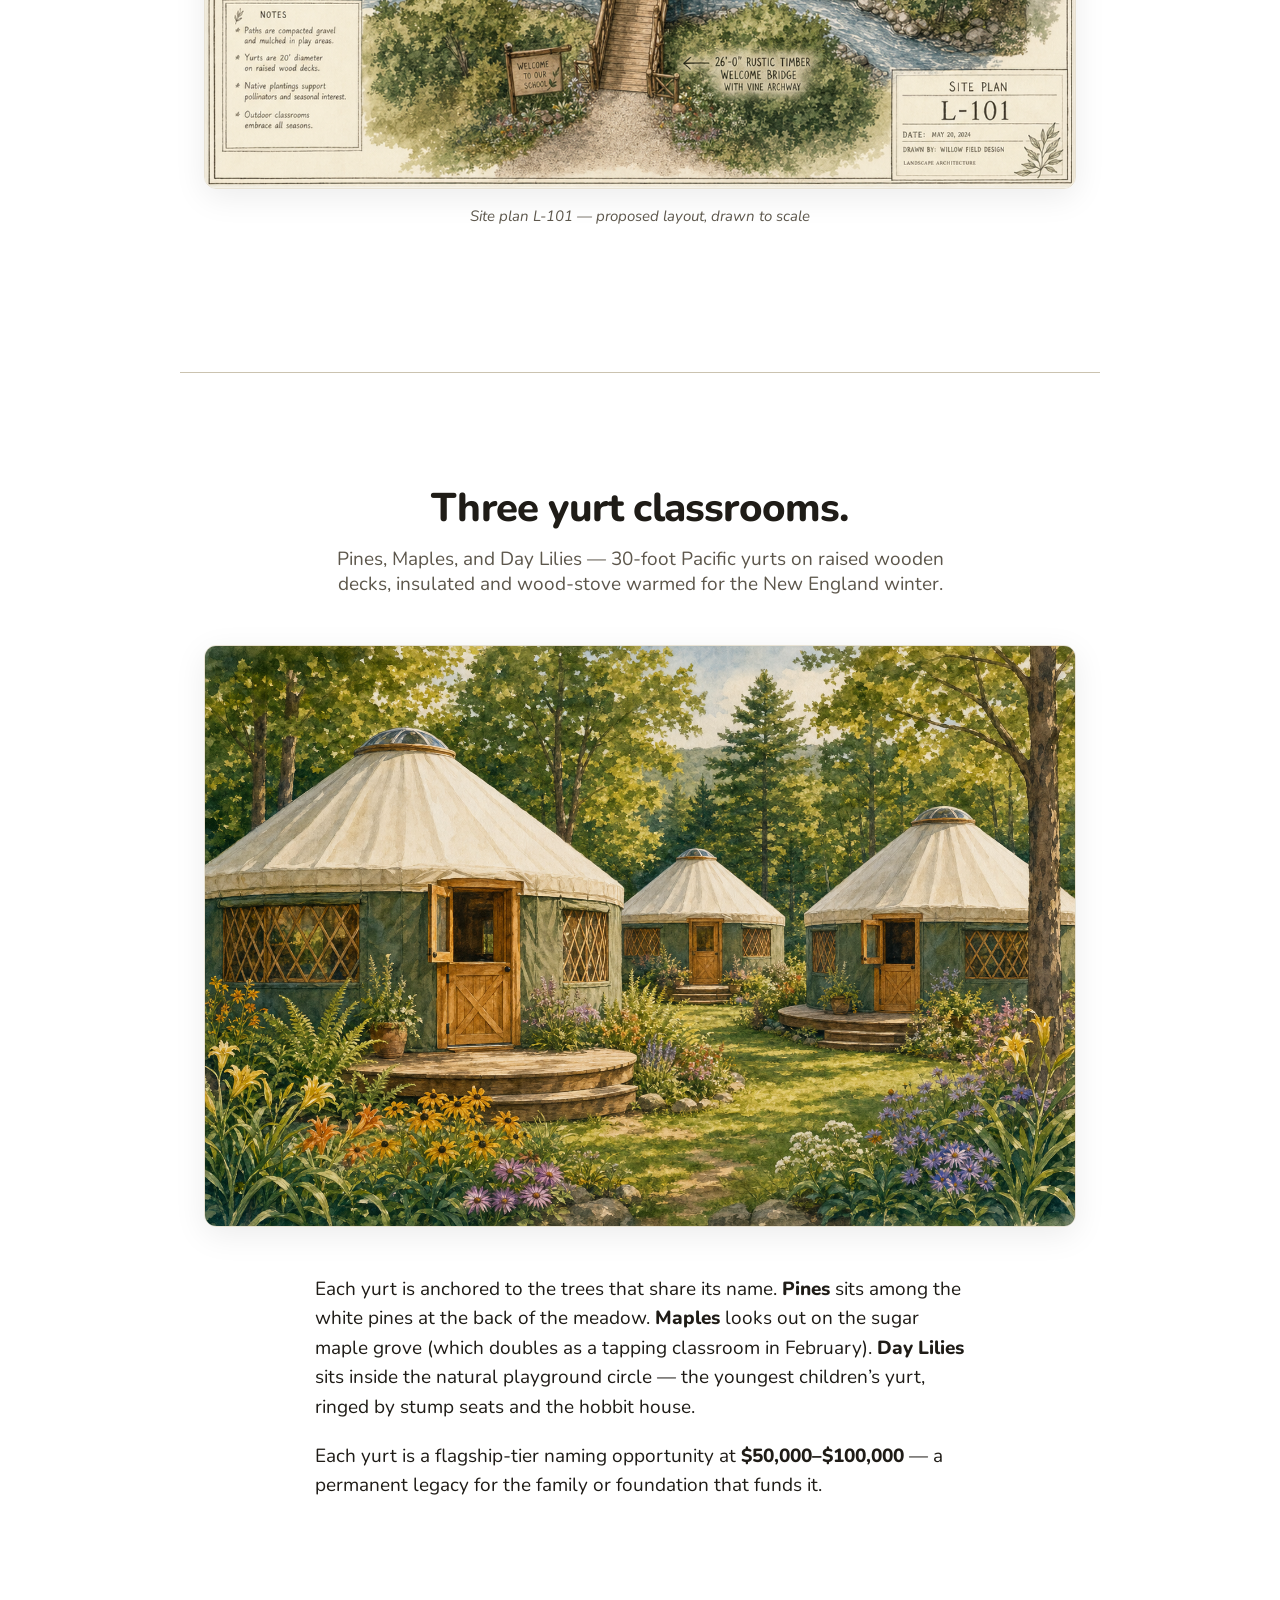
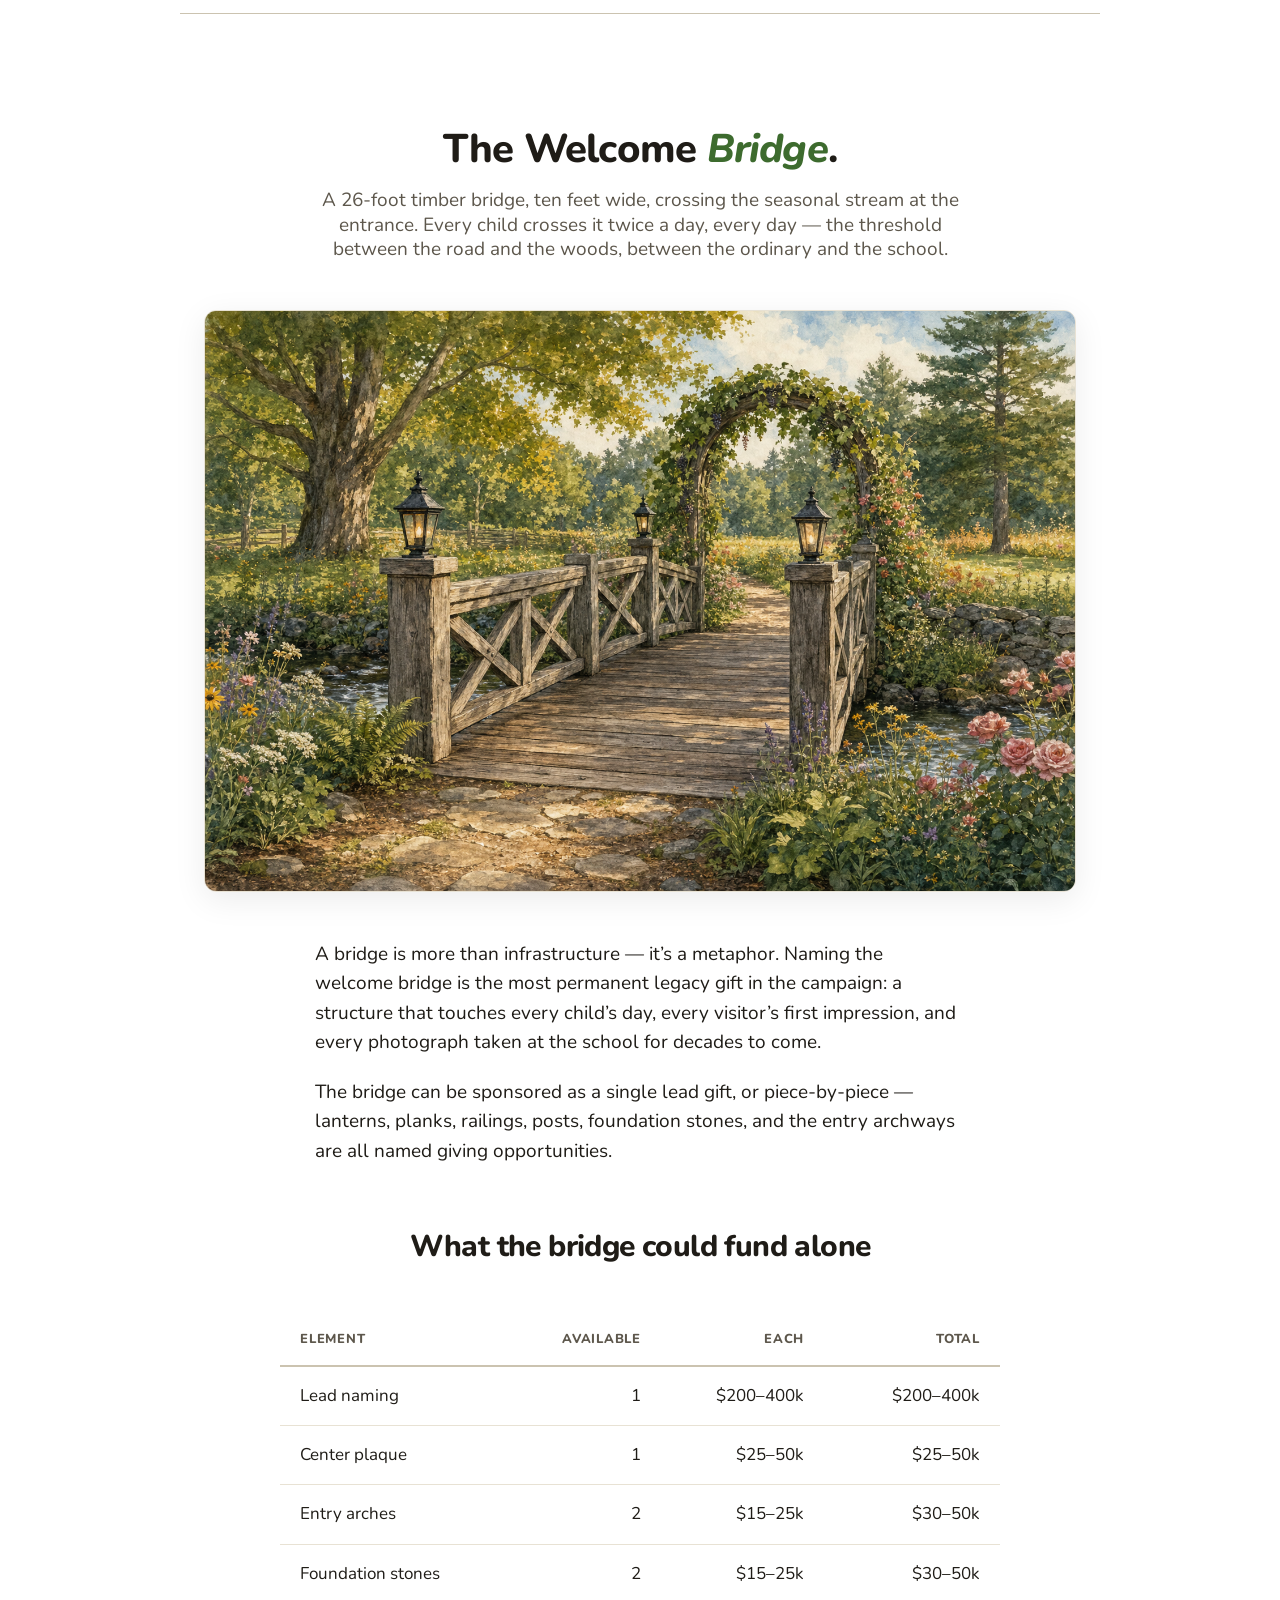
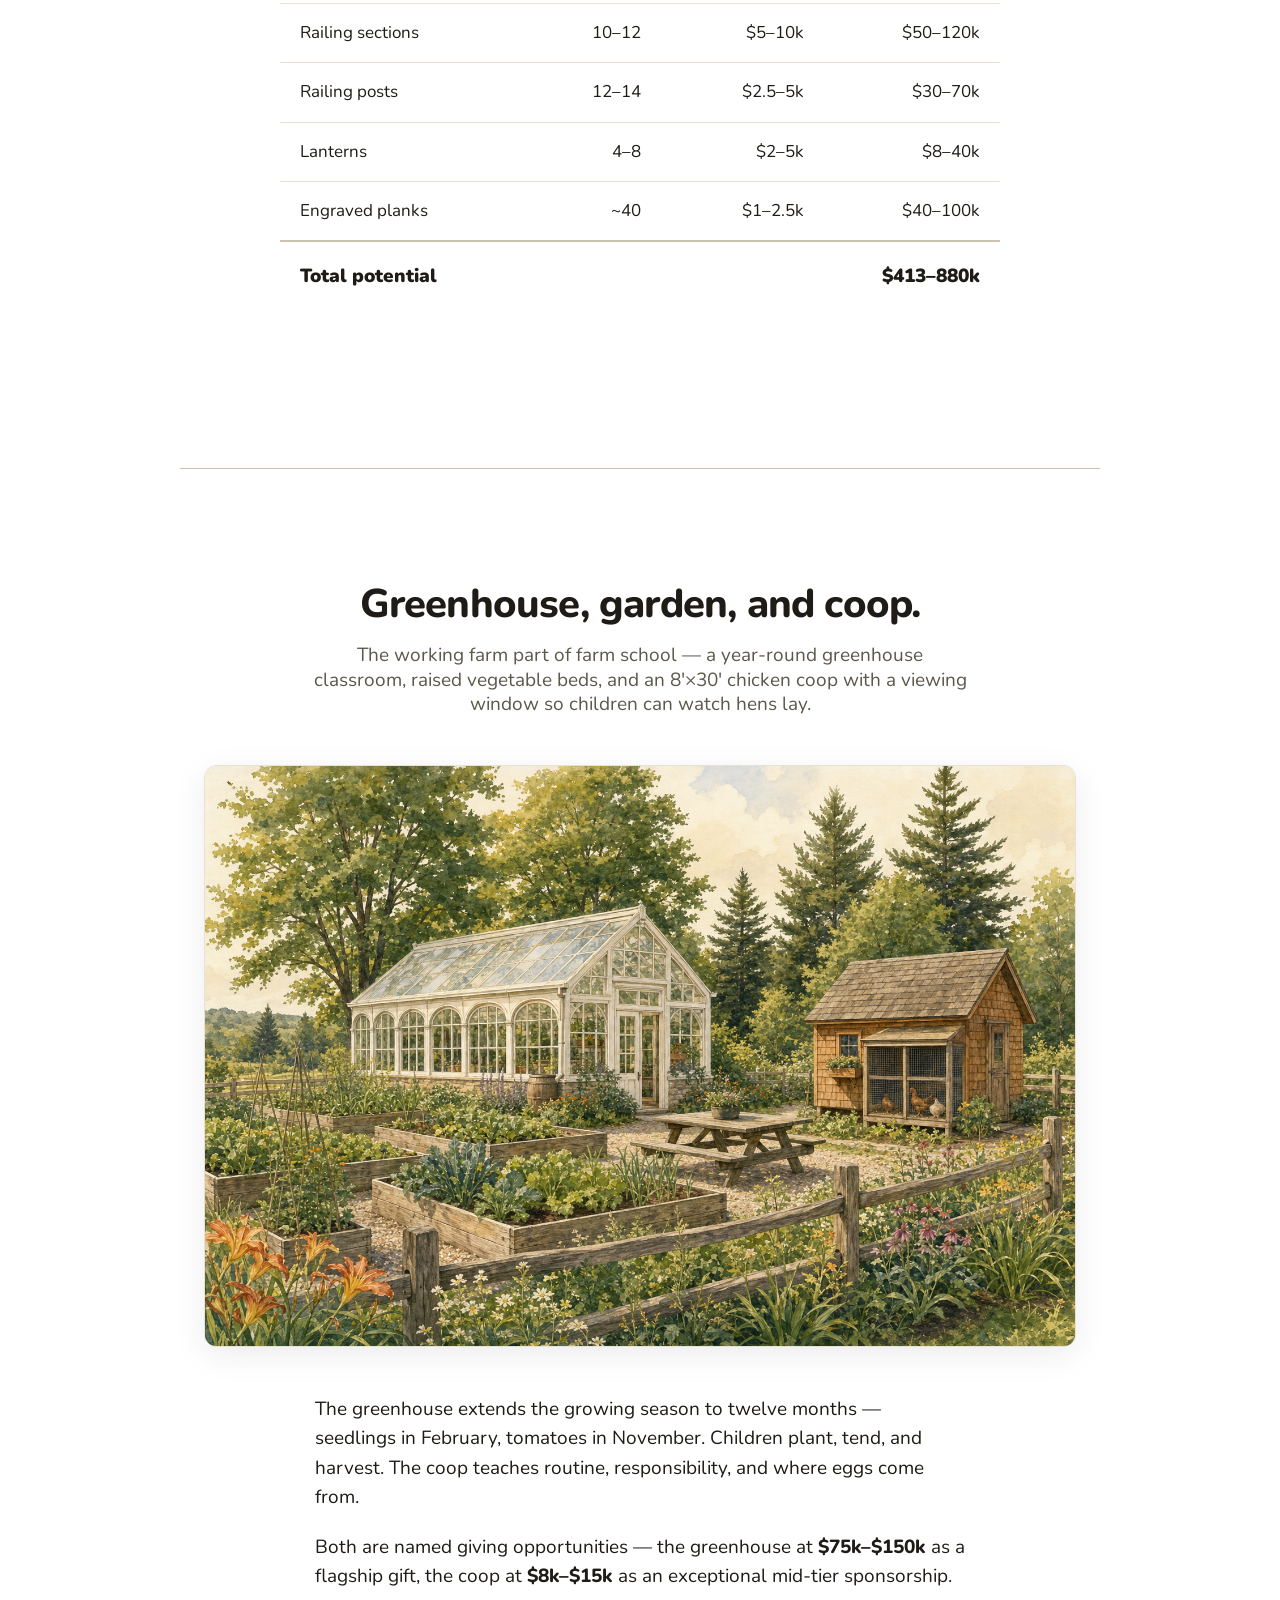
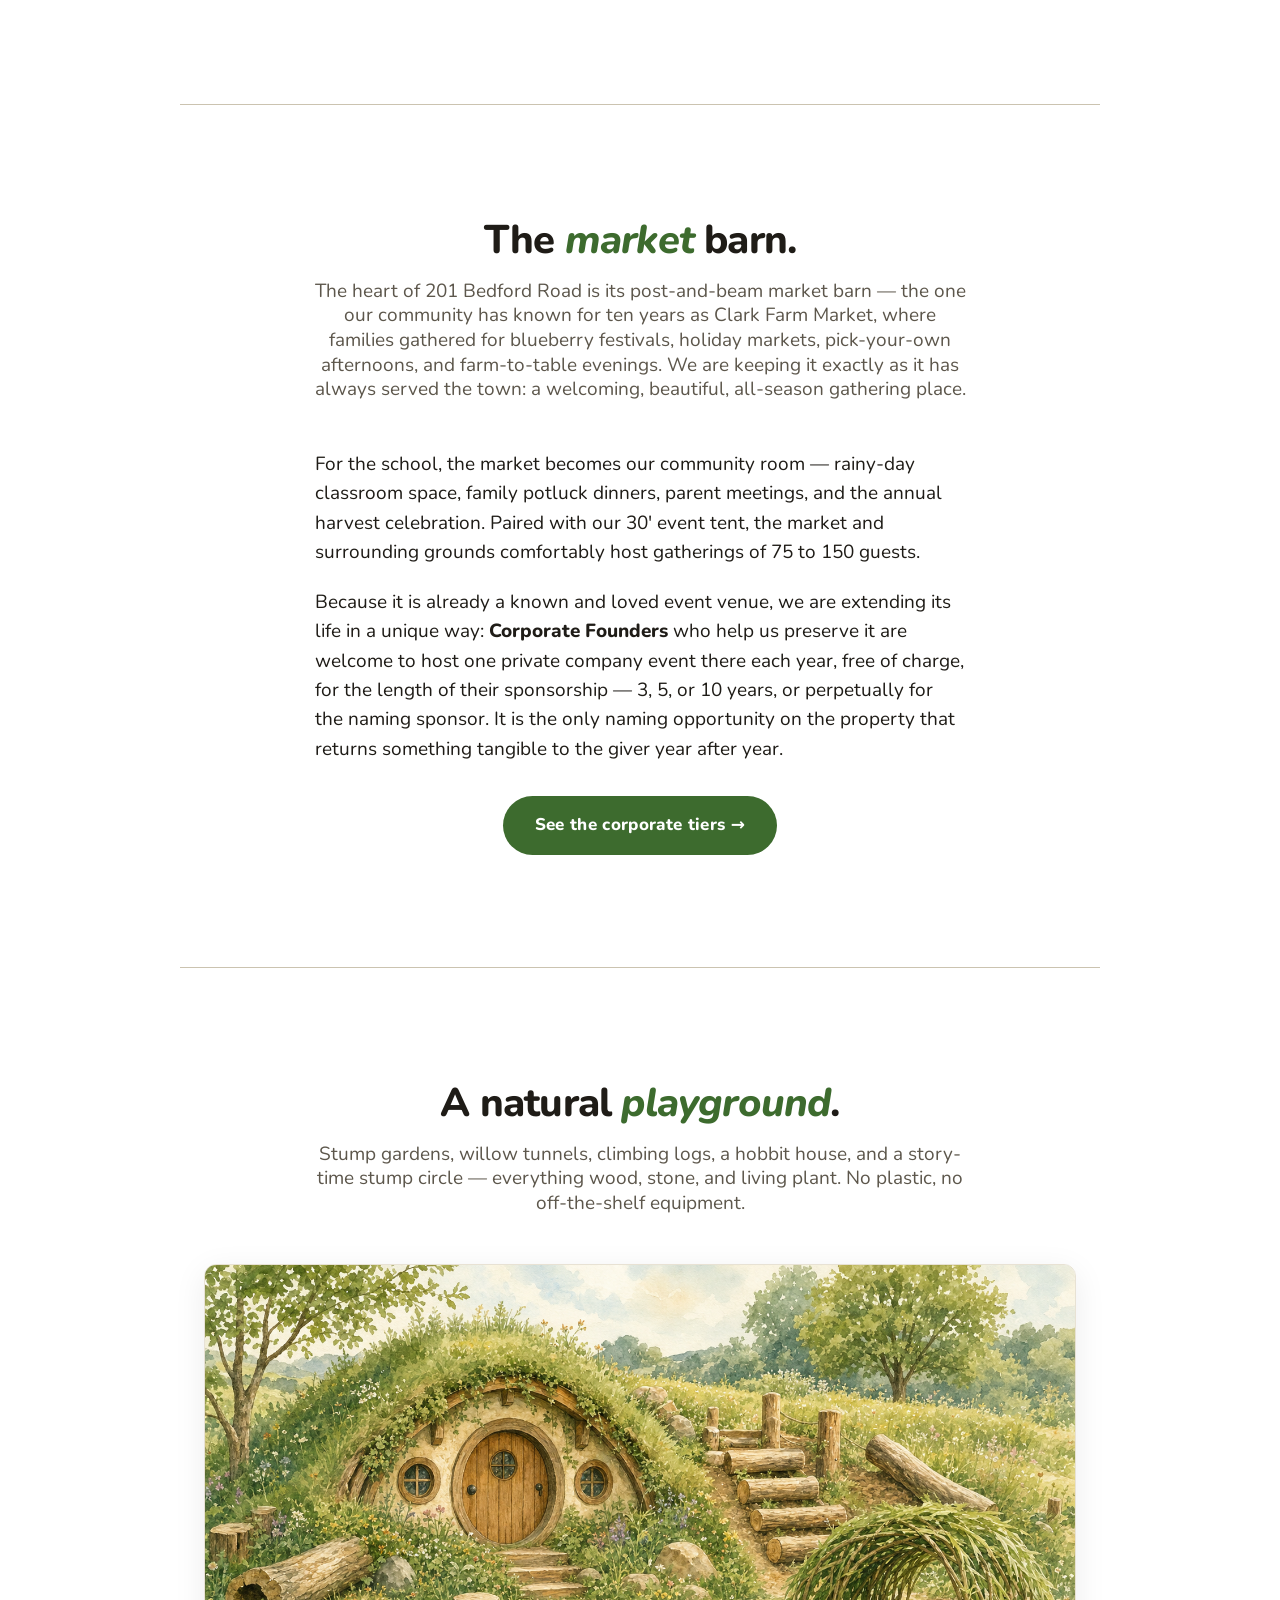
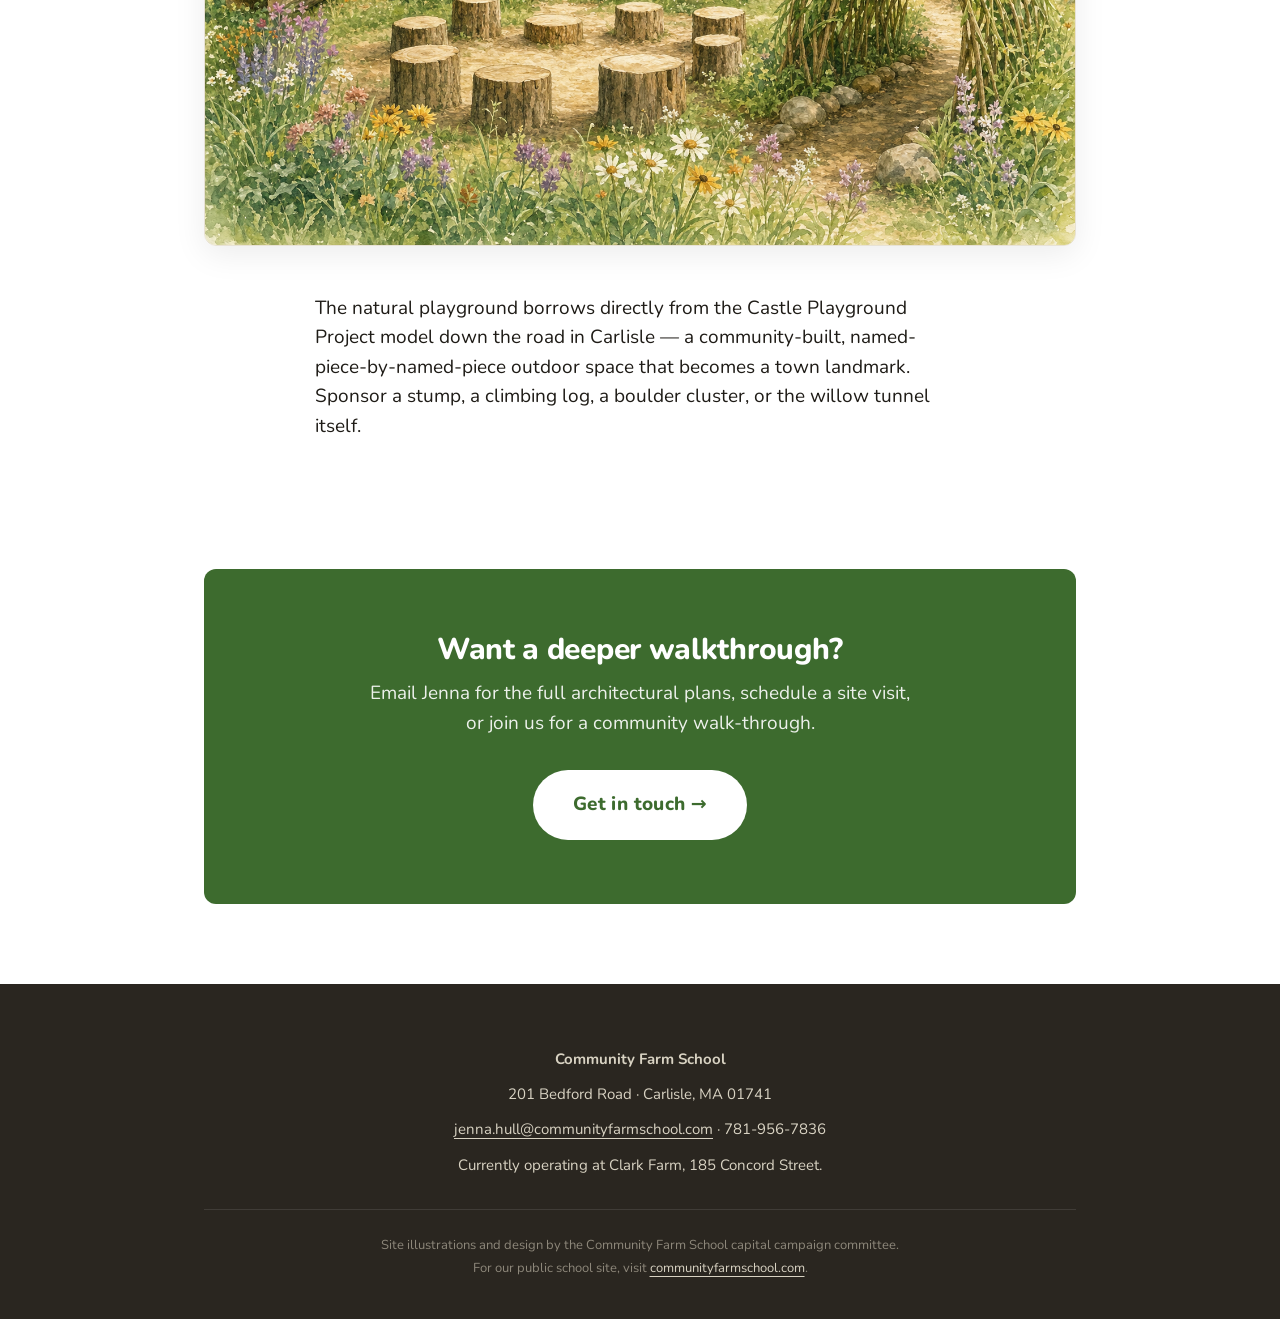
<file: design.html>
<!doctype html>
<html lang="en">
<head>
  <meta charset="UTF-8" />
  <meta name="viewport" content="width=device-width, initial-scale=1.0" />
  <meta name="robots" content="noindex, nofollow" />
  <title>Design &amp; Land — Community Farm School</title>
  <meta name="description" content="The proposed design for the Community Farm School at 201 Bedford Road, Carlisle, MA — three named yurt classrooms, a 26-foot welcome bridge, a greenhouse, an 8x30 chicken coop, and a natural playground." />
  <link rel="preconnect" href="https://fonts.googleapis.com" />
  <link rel="preconnect" href="https://fonts.gstatic.com" crossorigin />
  <link href="https://fonts.googleapis.com/css2?family=Nunito:ital,wght@0,400;0,600;0,700;0,800;0,900;1,400;1,700&display=swap" rel="stylesheet" />
  <link rel="stylesheet" href="css/style.css" />
  <link rel="icon" href="images/logo-badge.png" />
</head>
<body>
  <div class="private-banner">Private campaign preview · Not yet listed publicly · Hosted on Fuzzly Designs</div>

  <header class="header">
    <div class="container container--wide">
      <div class="header__inner">
        <a class="brand" href="index.html">
          <span class="brand__badge"><img src="images/logo-badge.png" alt="" /></span>
          <span class="brand__text">
            <span class="brand__name">Community Farm School</span>
            <span class="brand__sub">Carlisle, MA · Capital Campaign</span>
          </span>
        </a>
        <nav class="nav" aria-label="Primary">
          <button class="nav__toggle" id="navToggle" aria-label="Open menu" aria-expanded="false">
            <svg viewBox="0 0 24 24" fill="none" stroke-width="2" stroke-linecap="round"><path d="M4 6h16M4 12h16M4 18h16" /></svg>
          </button>
          <ul class="nav__list" id="navList">
            <li><a class="nav__link" href="index.html">Home</a></li>
            <li><a class="nav__link" href="story.html">Our Story</a></li>
            <li><a class="nav__link" href="tree.html">The Giving Tree</a></li>
            <li><a class="nav__link" href="sponsor.html">Sponsor a Piece</a></li>
            <li><a class="nav__link is-active" href="design.html">Design &amp; Land</a></li>
            <li><a class="nav__link" href="give.html">Ways to Give</a></li>
            <li><a class="nav__link" href="contact.html">Contact</a></li>
          </ul>
        </nav>
      </div>
    </div>
  </header>

  <main>
    <section class="page-hero">
      <div class="container">
        <h1 class="page-hero__title">The land at <em>201 Bedford Road</em>.</h1>
        <p class="page-hero__subtitle">
          Eighteen acres in Carlisle &mdash; meadow, mature forest, a seasonal stream, and a clearing the size of a small farm. This is what we&rsquo;re proposing to build there.
        </p>
      </div>
    </section>

    <hr class="container" style="border-color: var(--color-rule);" />

    <section class="section section--tight">
      <div class="container">
        <div class="intro-block">
          <p>
            The plan was developed with families, teachers, and a landscape architect to honor what the land already does well &mdash; mature maples and pines, a seasonal stream at the entrance, a south-facing meadow &mdash; while adding what a working outdoor school needs: real classroom buildings, a greenhouse, a working coop, and the kind of open natural play that disappears when children are inside all day.
          </p>
        </div>

        <figure class="figure">
          <img src="images/site-plan.png" alt="Site plan L-101 showing three named yurts (Pines, Maples, Day Lilies), an arched glass greenhouse, an 8x30 chicken coop, raised garden beds, a hobbit-house playhouse, a 26-foot timber welcome bridge with a vine archway, and curving gravel paths through wildflower beds" />
          <figcaption>Site plan L-101 &mdash; proposed layout, drawn to scale</figcaption>
        </figure>
      </div>
    </section>

    <hr class="container" style="border-color: var(--color-rule);" />

    <!-- ===================== Yurts ===================== -->
    <section class="section">
      <div class="container">
        <h2 class="section-title">Three yurt classrooms.</h2>
        <p class="section-lead">
          Pines, Maples, and Day Lilies &mdash; 30-foot Pacific yurts on raised wooden decks, insulated and wood-stove warmed for the New England winter.
        </p>
        <figure class="figure">
          <img src="images/yurts-illustration.png" alt="Three round Pacific-style yurts with sage canvas walls, conical roofs, central skylight domes, diamond-lattice windows, and warm wooden Dutch doors, set on circular wooden decks in a meadow surrounded by maples and pines and bordered by daylilies and asters" />
        </figure>
        <div class="prose">
          <p>
            Each yurt is anchored to the trees that share its name. <strong>Pines</strong> sits among the white pines at the back of the meadow. <strong>Maples</strong> looks out on the sugar maple grove (which doubles as a tapping classroom in February). <strong>Day Lilies</strong> sits inside the natural playground circle &mdash; the youngest children&rsquo;s yurt, ringed by stump seats and the hobbit house.
          </p>
          <p>
            Each yurt is a flagship-tier naming opportunity at <strong>$50,000&ndash;$100,000</strong> &mdash; a permanent legacy for the family or foundation that funds it.
          </p>
        </div>
      </div>
    </section>

    <hr class="container" style="border-color: var(--color-rule);" />

    <!-- ===================== Welcome Bridge ===================== -->
    <section class="section">
      <div class="container">
        <h2 class="section-title">The Welcome <em>Bridge</em>.</h2>
        <p class="section-lead">
          A 26-foot timber bridge, ten feet wide, crossing the seasonal stream at the entrance. Every child crosses it twice a day, every day &mdash; the threshold between the road and the woods, between the ordinary and the school.
        </p>
        <figure class="figure">
          <img src="images/welcome-bridge-illustration.png" alt="Watercolor of a 26-foot rustic timber welcome bridge with crossed-brace railings, four lantern posts, and a vine-covered welcome arch, crossing a stream lined with wildflowers and stone, in a New England meadow" />
        </figure>
        <div class="prose">
          <p>
            A bridge is more than infrastructure &mdash; it&rsquo;s a metaphor. Naming the welcome bridge is the most permanent legacy gift in the campaign: a structure that touches every child&rsquo;s day, every visitor&rsquo;s first impression, and every photograph taken at the school for decades to come.
          </p>
          <p>
            The bridge can be sponsored as a single lead gift, or piece-by-piece &mdash; lanterns, planks, railings, posts, foundation stones, and the entry archways are all named giving opportunities.
          </p>
        </div>

        <h3 class="section-title" style="font-size: var(--text-xl); margin-top: var(--space-16);">What the bridge could fund alone</h3>
        <table class="breakdown">
          <thead>
            <tr><th>Element</th><th>Available</th><th>Each</th><th>Total</th></tr>
          </thead>
          <tbody>
            <tr><td>Lead naming</td><td>1</td><td>$200&ndash;400k</td><td>$200&ndash;400k</td></tr>
            <tr><td>Center plaque</td><td>1</td><td>$25&ndash;50k</td><td>$25&ndash;50k</td></tr>
            <tr><td>Entry arches</td><td>2</td><td>$15&ndash;25k</td><td>$30&ndash;50k</td></tr>
            <tr><td>Foundation stones</td><td>2</td><td>$15&ndash;25k</td><td>$30&ndash;50k</td></tr>
            <tr><td>Railing sections</td><td>10&ndash;12</td><td>$5&ndash;10k</td><td>$50&ndash;120k</td></tr>
            <tr><td>Railing posts</td><td>12&ndash;14</td><td>$2.5&ndash;5k</td><td>$30&ndash;70k</td></tr>
            <tr><td>Lanterns</td><td>4&ndash;8</td><td>$2&ndash;5k</td><td>$8&ndash;40k</td></tr>
            <tr><td>Engraved planks</td><td>~40</td><td>$1&ndash;2.5k</td><td>$40&ndash;100k</td></tr>
            <tr class="is-total"><td>Total potential</td><td></td><td></td><td>$413&ndash;880k</td></tr>
          </tbody>
        </table>
      </div>
    </section>

    <hr class="container" style="border-color: var(--color-rule);" />

    <!-- ===================== Greenhouse + Coop ===================== -->
    <section class="section">
      <div class="container">
        <h2 class="section-title">Greenhouse, garden, and coop.</h2>
        <p class="section-lead">
          The working farm part of farm school &mdash; a year-round greenhouse classroom, raised vegetable beds, and an 8&prime;&times;30&prime; chicken coop with a viewing window so children can watch hens lay.
        </p>
        <figure class="figure">
          <img src="images/coop-greenhouse-illustration.png" alt="Watercolor of an arched glass greenhouse with white wooden frame, raised wooden vegetable beds in neat rows, a picnic table, a cedar-shingled chicken coop with hens visible inside, and day lilies along a wooden post-and-rail fence" />
        </figure>
        <div class="prose">
          <p>
            The greenhouse extends the growing season to twelve months &mdash; seedlings in February, tomatoes in November. Children plant, tend, and harvest. The coop teaches routine, responsibility, and where eggs come from.
          </p>
          <p>
            Both are named giving opportunities &mdash; the greenhouse at <strong>$75k&ndash;$150k</strong> as a flagship gift, the coop at <strong>$8k&ndash;$15k</strong> as an exceptional mid-tier sponsorship.
          </p>
        </div>
      </div>
    </section>

    <hr class="container" style="border-color: var(--color-rule);" />

    <!-- ===================== Market Barn ===================== -->
    <section class="section">
      <div class="container">
        <h2 class="section-title">The <em>market</em> barn.</h2>
        <p class="section-lead">
          The heart of 201 Bedford Road is its post-and-beam market barn &mdash; the one our community has known for ten years as Clark Farm Market, where families gathered for blueberry festivals, holiday markets, pick-your-own afternoons, and farm-to-table evenings. We are keeping it exactly as it has always served the town: a welcoming, beautiful, all-season gathering place.
        </p>
        <div class="prose">
          <p>
            For the school, the market becomes our community room &mdash; rainy-day classroom space, family potluck dinners, parent meetings, and the annual harvest celebration. Paired with our 30&prime; event tent, the market and surrounding grounds comfortably host gatherings of 75 to 150 guests.
          </p>
          <p>
            Because it is already a known and loved event venue, we are extending its life in a unique way: <strong>Corporate Founders</strong> who help us preserve it are welcome to host one private company event there each year, free of charge, for the length of their sponsorship &mdash; 3, 5, or 10 years, or perpetually for the naming sponsor. It is the only naming opportunity on the property that returns something tangible to the giver year after year.
          </p>
          <p class="center" style="margin-top: var(--space-8);">
            <a class="btn btn--green" href="sponsor.html#corporate">See the corporate tiers &rarr;</a>
          </p>
        </div>
      </div>
    </section>

    <hr class="container" style="border-color: var(--color-rule);" />

    <!-- ===================== Natural Playground ===================== -->
    <section class="section">
      <div class="container">
        <h2 class="section-title">A natural <em>playground</em>.</h2>
        <p class="section-lead">
          Stump gardens, willow tunnels, climbing logs, a hobbit house, and a story-time stump circle &mdash; everything wood, stone, and living plant. No plastic, no off-the-shelf equipment.
        </p>
        <figure class="figure">
          <img src="images/playground-illustration.png" alt="Watercolor of an earth-bermed hobbit house with a round wooden door and grass living roof, surrounded by a stump-circle and stone steps, with wildflowers and willow tunnel framing the entrance" />
        </figure>
        <div class="prose">
          <p>
            The natural playground borrows directly from the Castle Playground Project model down the road in Carlisle &mdash; a community-built, named-piece-by-named-piece outdoor space that becomes a town landmark. Sponsor a stump, a climbing log, a boulder cluster, or the willow tunnel itself.
          </p>
        </div>
      </div>
    </section>

    <div class="container">
      <section class="cta-band">
        <h2>Want a deeper walkthrough?</h2>
        <p>Email Jenna for the full architectural plans, schedule a site visit, or join us for a community walk-through.</p>
        <a class="btn btn--lg" href="contact.html">Get in touch &rarr;</a>
      </section>
    </div>
  </main>

  <footer class="footer">
    <div class="container">
      <p><strong>Community Farm School</strong></p>
      <p>201 Bedford Road · Carlisle, MA 01741</p>
      <p><a href="mailto:jenna.hull@communityfarmschool.com">jenna.hull@communityfarmschool.com</a> &middot; 781-956-7836</p>
      <p>Currently operating at Clark Farm, 185 Concord Street.</p>
      <div class="footer__credits">
        Site illustrations and design by the Community Farm School capital campaign committee.<br />
        For our public school site, visit <a href="https://communityfarmschool.com">communityfarmschool.com</a>.
      </div>
    </div>
  </footer>

  <script src="js/app.js"></script>
</body>
</html>
</file>
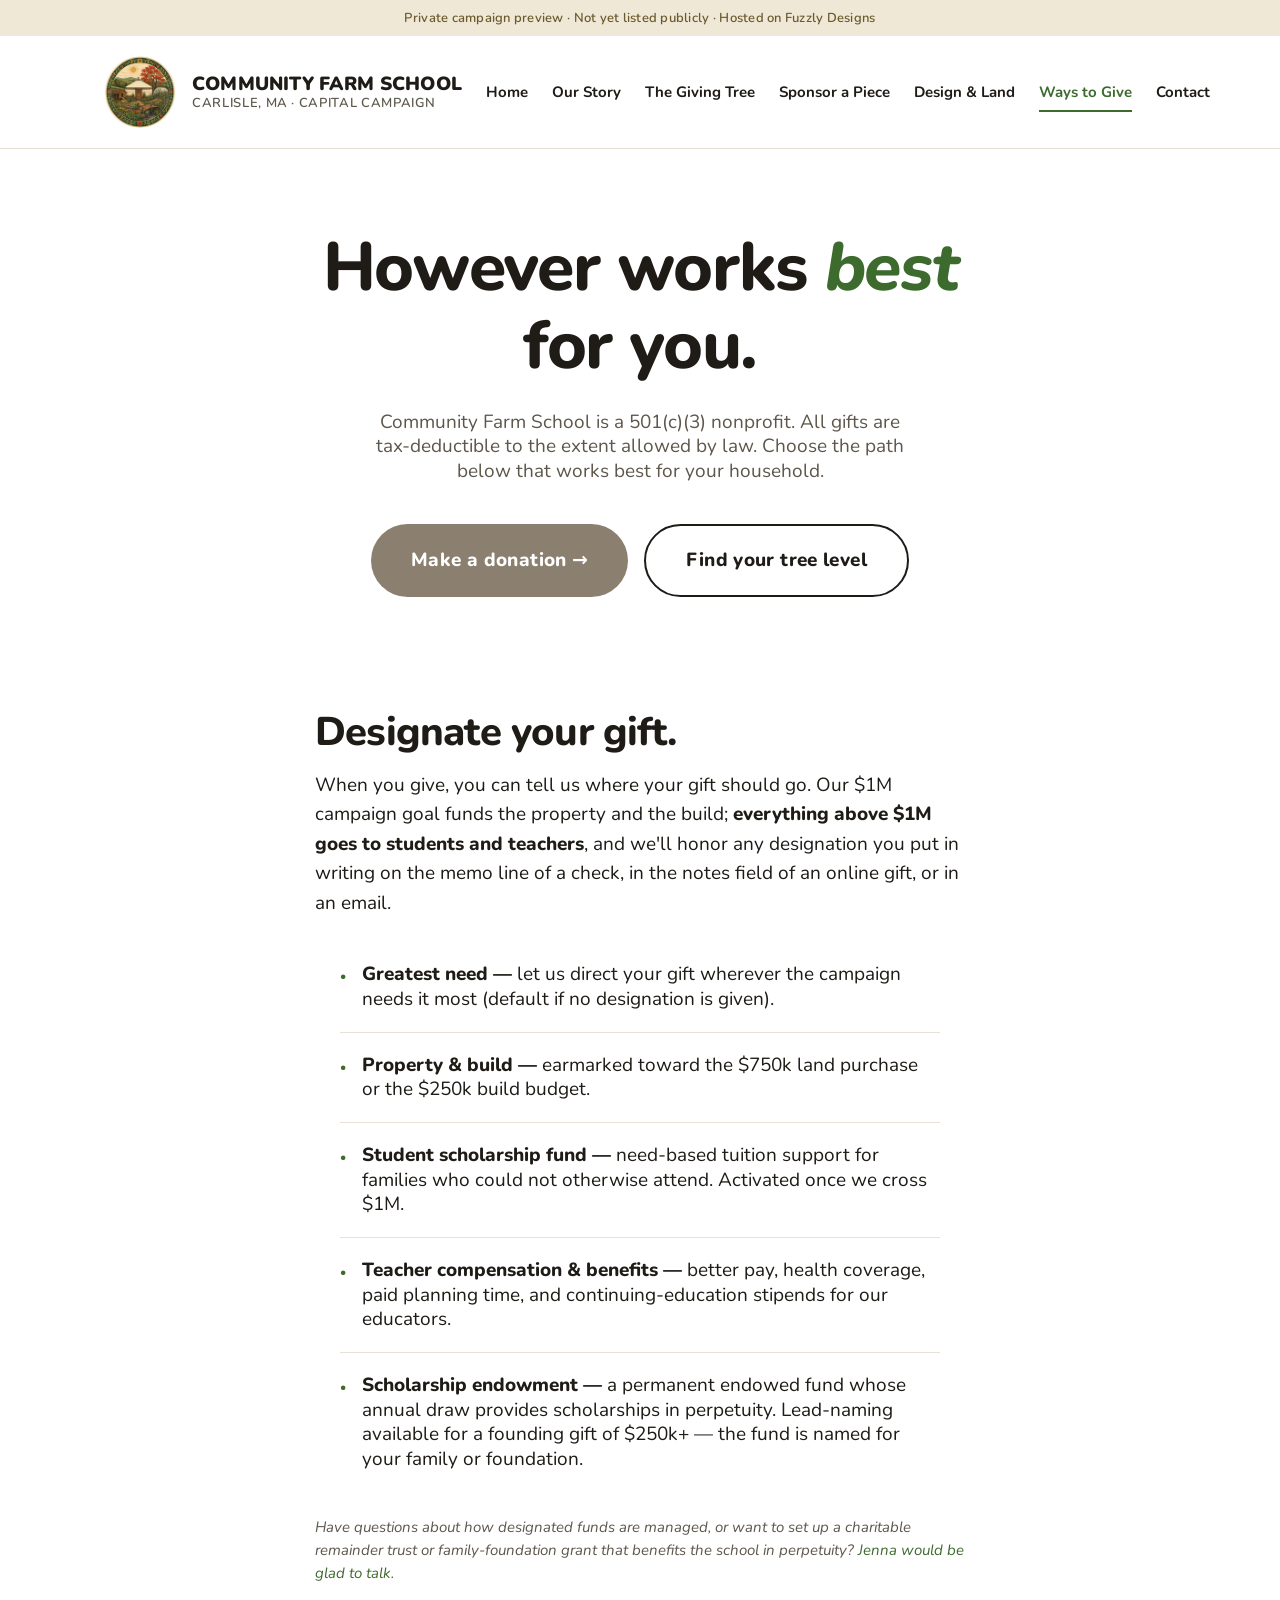
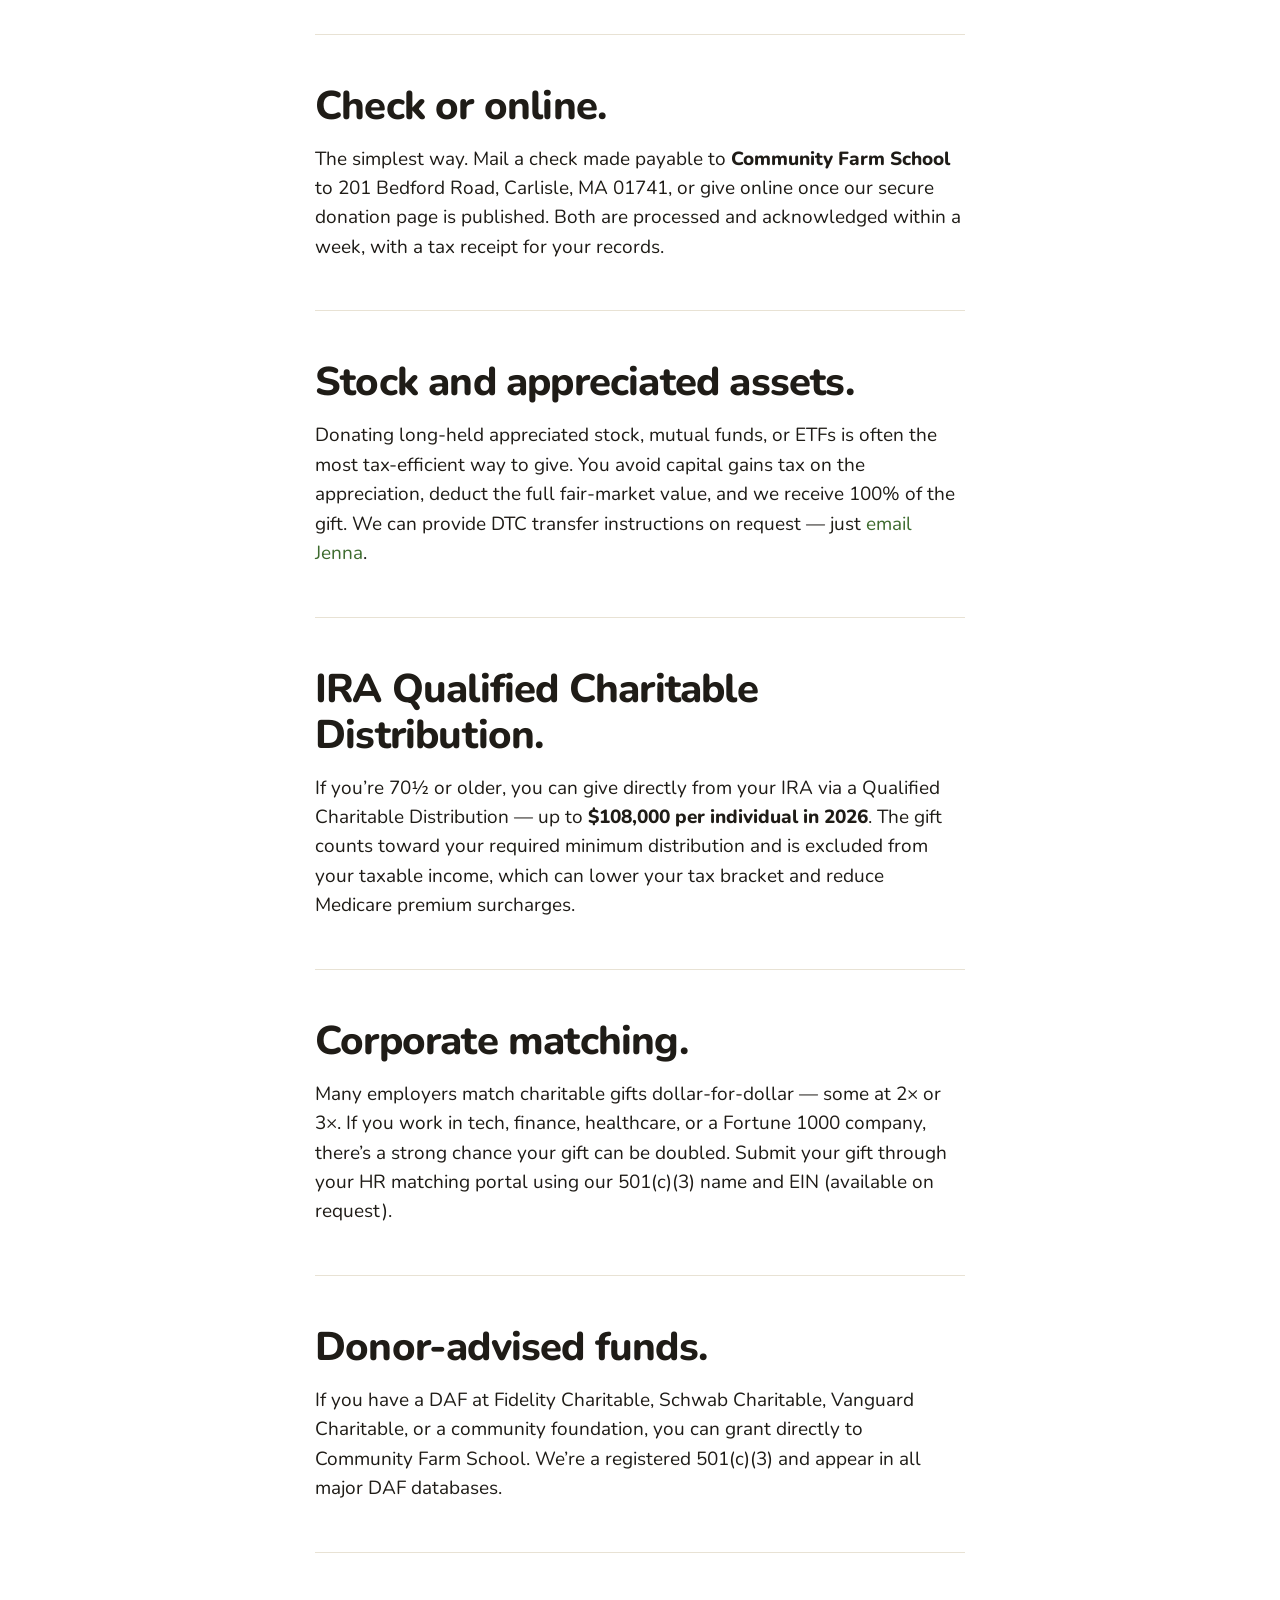
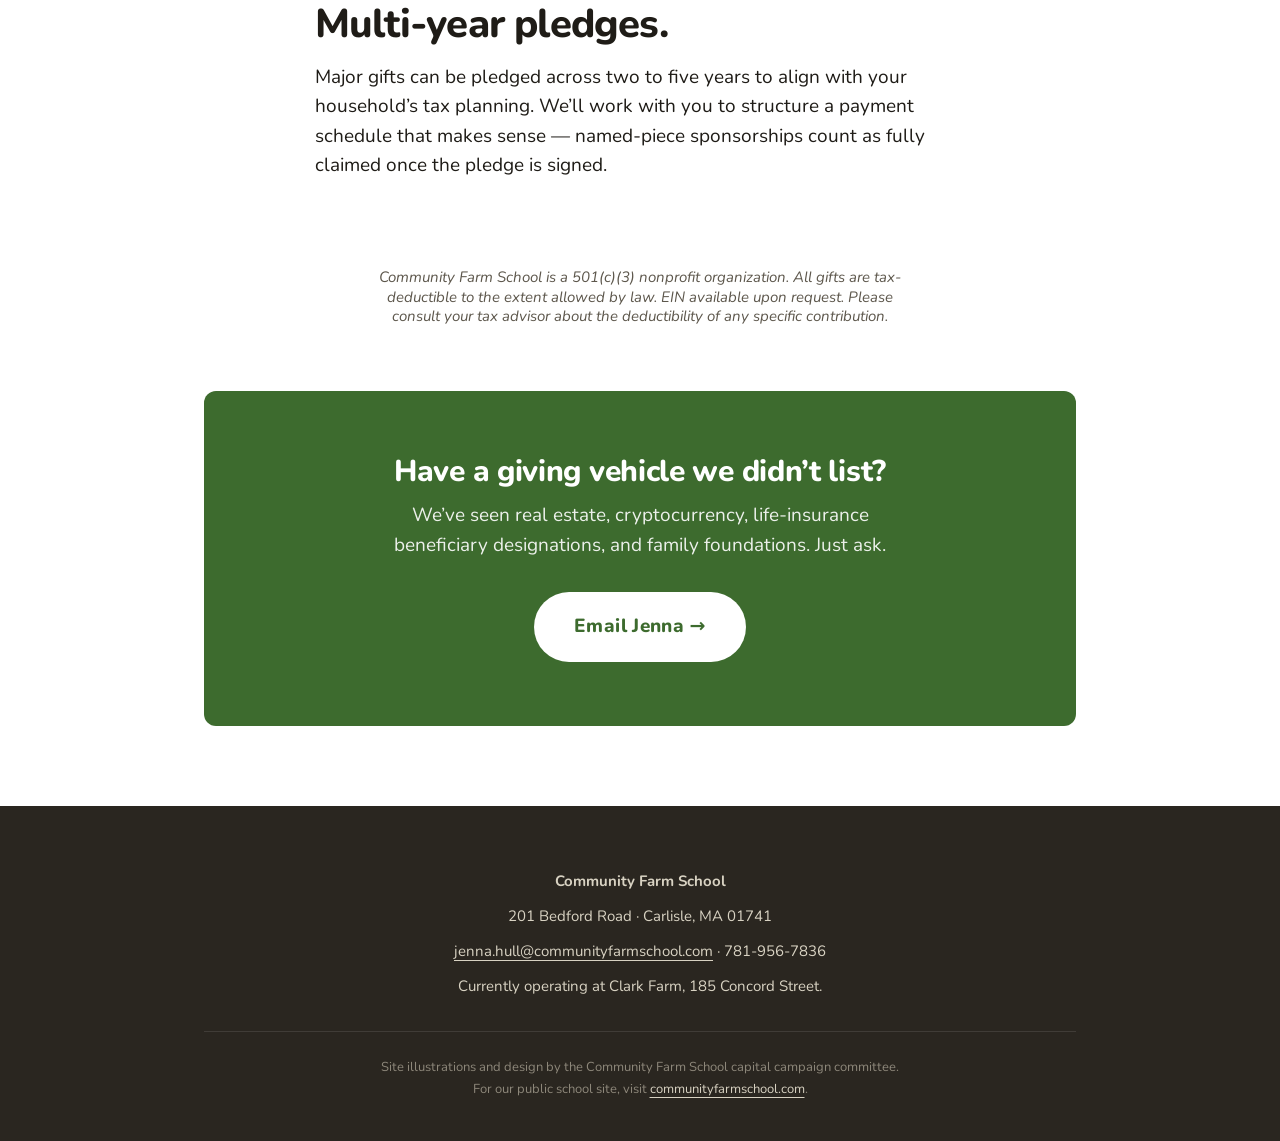
<file: give.html>
<!doctype html>
<html lang="en">
<head>
  <meta charset="UTF-8" />
  <meta name="viewport" content="width=device-width, initial-scale=1.0" />
  <meta name="robots" content="noindex, nofollow" />
  <title>Ways to Give — Community Farm School</title>
  <meta name="description" content="All the ways to give to the Community Farm School capital campaign &mdash; check, online, stock, IRA QCD, corporate matching, donor-advised funds, and multi-year pledges." />
  <link rel="preconnect" href="https://fonts.googleapis.com" />
  <link rel="preconnect" href="https://fonts.gstatic.com" crossorigin />
  <link href="https://fonts.googleapis.com/css2?family=Nunito:ital,wght@0,400;0,600;0,700;0,800;0,900;1,400;1,700&display=swap" rel="stylesheet" />
  <link rel="stylesheet" href="css/style.css" />
  <link rel="icon" href="images/logo-badge.png" />
</head>
<body>
  <div class="private-banner">Private campaign preview · Not yet listed publicly · Hosted on Fuzzly Designs</div>

  <header class="header">
    <div class="container container--wide">
      <div class="header__inner">
        <a class="brand" href="index.html">
          <span class="brand__badge"><img src="images/logo-badge.png" alt="" /></span>
          <span class="brand__text">
            <span class="brand__name">Community Farm School</span>
            <span class="brand__sub">Carlisle, MA · Capital Campaign</span>
          </span>
        </a>
        <nav class="nav" aria-label="Primary">
          <button class="nav__toggle" id="navToggle" aria-label="Open menu" aria-expanded="false">
            <svg viewBox="0 0 24 24" fill="none" stroke-width="2" stroke-linecap="round"><path d="M4 6h16M4 12h16M4 18h16" /></svg>
          </button>
          <ul class="nav__list" id="navList">
            <li><a class="nav__link" href="index.html">Home</a></li>
            <li><a class="nav__link" href="story.html">Our Story</a></li>
            <li><a class="nav__link" href="tree.html">The Giving Tree</a></li>
            <li><a class="nav__link" href="sponsor.html">Sponsor a Piece</a></li>
            <li><a class="nav__link" href="design.html">Design &amp; Land</a></li>
            <li><a class="nav__link is-active" href="give.html">Ways to Give</a></li>
            <li><a class="nav__link" href="contact.html">Contact</a></li>
          </ul>
        </nav>
      </div>
    </div>
  </header>

  <main>
    <section class="page-hero">
      <div class="container">
        <h1 class="page-hero__title">However works <em>best</em> for you.</h1>
        <p class="page-hero__subtitle">
          Community Farm School is a 501(c)(3) nonprofit. All gifts are tax-deductible to the extent allowed by law. Choose the path below that works best for your household.
        </p>
        <div class="page-hero__cta-row">
          <a class="btn btn--primary btn--lg" href="contact.html">Make a donation &rarr;</a>
          <a class="btn btn--outline btn--lg" href="tree.html">Find your tree level</a>
        </div>
      </div>
    </section>

    <section class="section section--tight" id="scholarship">
      <div class="container">
        <div class="prose">
          <h2 class="section-title" style="text-align: left;">Designate your gift.</h2>
          <p>
            When you give, you can tell us where your gift should go. Our $1M campaign goal funds the property and the build; <strong>everything above $1M goes to students and teachers</strong>, and we'll honor any designation you put in writing on the memo line of a check, in the notes field of an online gift, or in an email.
          </p>
          <ul class="give-list" style="margin-top: var(--space-6);">
            <li><span class="bullet">&middot;</span><div><strong>Greatest need &mdash;</strong> let us direct your gift wherever the campaign needs it most (default if no designation is given).</div></li>
            <li><span class="bullet">&middot;</span><div><strong>Property &amp; build &mdash;</strong> earmarked toward the $750k land purchase or the $250k build budget.</div></li>
            <li><span class="bullet">&middot;</span><div><strong>Student scholarship fund &mdash;</strong> need-based tuition support for families who could not otherwise attend. Activated once we cross $1M.</div></li>
            <li><span class="bullet">&middot;</span><div><strong>Teacher compensation &amp; benefits &mdash;</strong> better pay, health coverage, paid planning time, and continuing-education stipends for our educators.</div></li>
            <li><span class="bullet">&middot;</span><div><strong>Scholarship endowment &mdash;</strong> a permanent endowed fund whose annual draw provides scholarships in perpetuity. Lead-naming available for a founding gift of $250k+ &mdash; the fund is named for your family or foundation.</div></li>
          </ul>
          <p style="margin-top: var(--space-6); font-size: var(--text-sm); color: var(--color-text-muted); font-style: italic;">
            Have questions about how designated funds are managed, or want to set up a charitable remainder trust or family-foundation grant that benefits the school in perpetuity? <a href="contact.html">Jenna would be glad to talk.</a>
          </p>

          <hr />

          <h2 class="section-title" style="text-align: left;">Check or online.</h2>
          <p>
            The simplest way. Mail a check made payable to <strong>Community Farm School</strong> to 201 Bedford Road, Carlisle, MA 01741, or give online once our secure donation page is published. Both are processed and acknowledged within a week, with a tax receipt for your records.
          </p>

          <hr />

          <h2 class="section-title" style="text-align: left;">Stock and appreciated assets.</h2>
          <p>
            Donating long-held appreciated stock, mutual funds, or ETFs is often the most tax-efficient way to give. You avoid capital gains tax on the appreciation, deduct the full fair-market value, and we receive 100% of the gift. We can provide DTC transfer instructions on request &mdash; just <a href="contact.html">email Jenna</a>.
          </p>

          <hr />

          <h2 class="section-title" style="text-align: left;">IRA Qualified Charitable Distribution.</h2>
          <p>
            If you&rsquo;re 70&frac12; or older, you can give directly from your IRA via a Qualified Charitable Distribution &mdash; up to <strong>$108,000 per individual in 2026</strong>. The gift counts toward your required minimum distribution and is excluded from your taxable income, which can lower your tax bracket and reduce Medicare premium surcharges.
          </p>

          <hr />

          <h2 class="section-title" style="text-align: left;">Corporate matching.</h2>
          <p>
            Many employers match charitable gifts dollar-for-dollar &mdash; some at 2&times; or 3&times;. If you work in tech, finance, healthcare, or a Fortune 1000 company, there&rsquo;s a strong chance your gift can be doubled. Submit your gift through your HR matching portal using our 501(c)(3) name and EIN (available on request).
          </p>

          <hr />

          <h2 class="section-title" style="text-align: left;">Donor-advised funds.</h2>
          <p>
            If you have a DAF at Fidelity Charitable, Schwab Charitable, Vanguard Charitable, or a community foundation, you can grant directly to Community Farm School. We&rsquo;re a registered 501(c)(3) and appear in all major DAF databases.
          </p>

          <hr />

          <h2 class="section-title" style="text-align: left;">Multi-year pledges.</h2>
          <p>
            Major gifts can be pledged across two to five years to align with your household&rsquo;s tax planning. We&rsquo;ll work with you to structure a payment schedule that makes sense &mdash; named-piece sponsorships count as fully claimed once the pledge is signed.
          </p>
        </div>
      </div>
    </section>

    <p class="disclaimer">
      Community Farm School is a 501(c)(3) nonprofit organization. All gifts are tax-deductible to the extent allowed by law. EIN available upon request. Please consult your tax advisor about the deductibility of any specific contribution.
    </p>

    <div class="container">
      <section class="cta-band">
        <h2>Have a giving vehicle we didn&rsquo;t list?</h2>
        <p>We&rsquo;ve seen real estate, cryptocurrency, life-insurance beneficiary designations, and family foundations. Just ask.</p>
        <a class="btn btn--lg" href="contact.html">Email Jenna &rarr;</a>
      </section>
    </div>
  </main>

  <footer class="footer">
    <div class="container">
      <p><strong>Community Farm School</strong></p>
      <p>201 Bedford Road · Carlisle, MA 01741</p>
      <p><a href="mailto:jenna.hull@communityfarmschool.com">jenna.hull@communityfarmschool.com</a> &middot; 781-956-7836</p>
      <p>Currently operating at Clark Farm, 185 Concord Street.</p>
      <div class="footer__credits">
        Site illustrations and design by the Community Farm School capital campaign committee.<br />
        For our public school site, visit <a href="https://communityfarmschool.com">communityfarmschool.com</a>.
      </div>
    </div>
  </footer>

  <script src="js/app.js"></script>
</body>
</html>
</file>
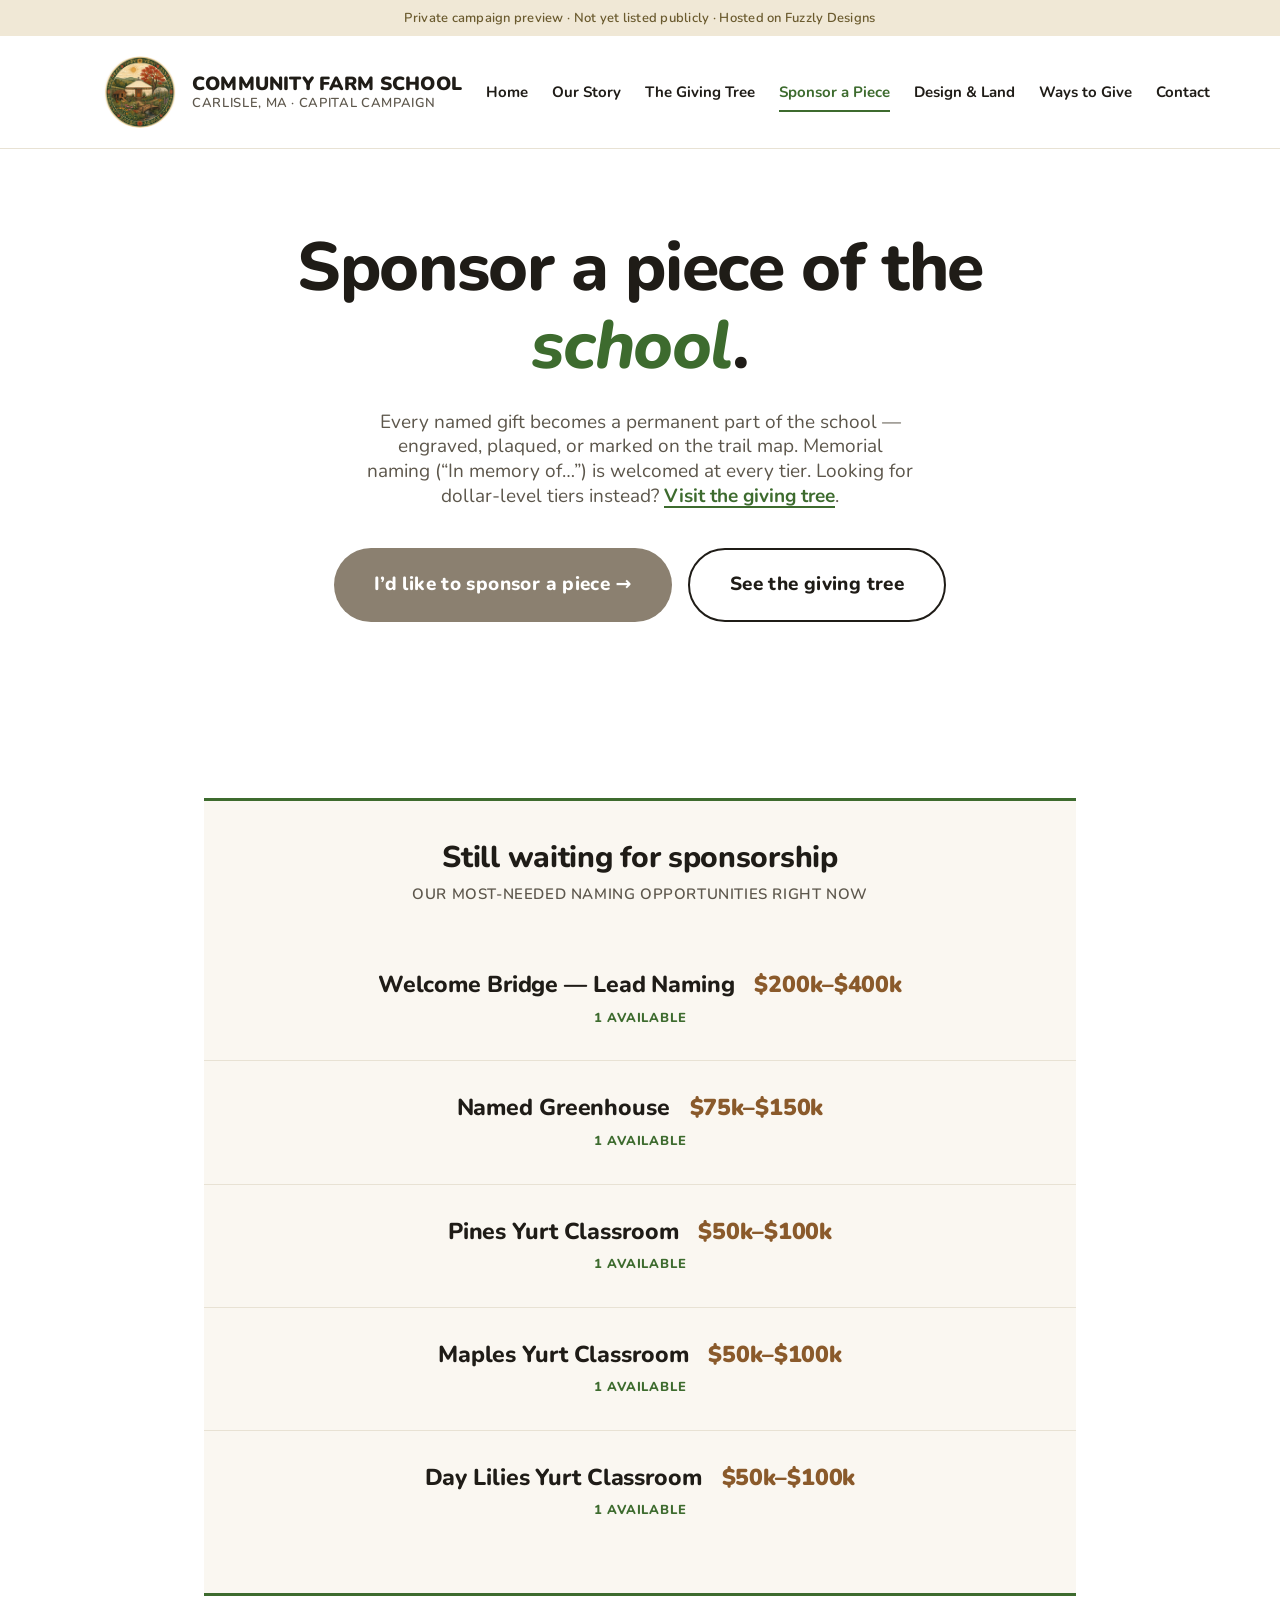
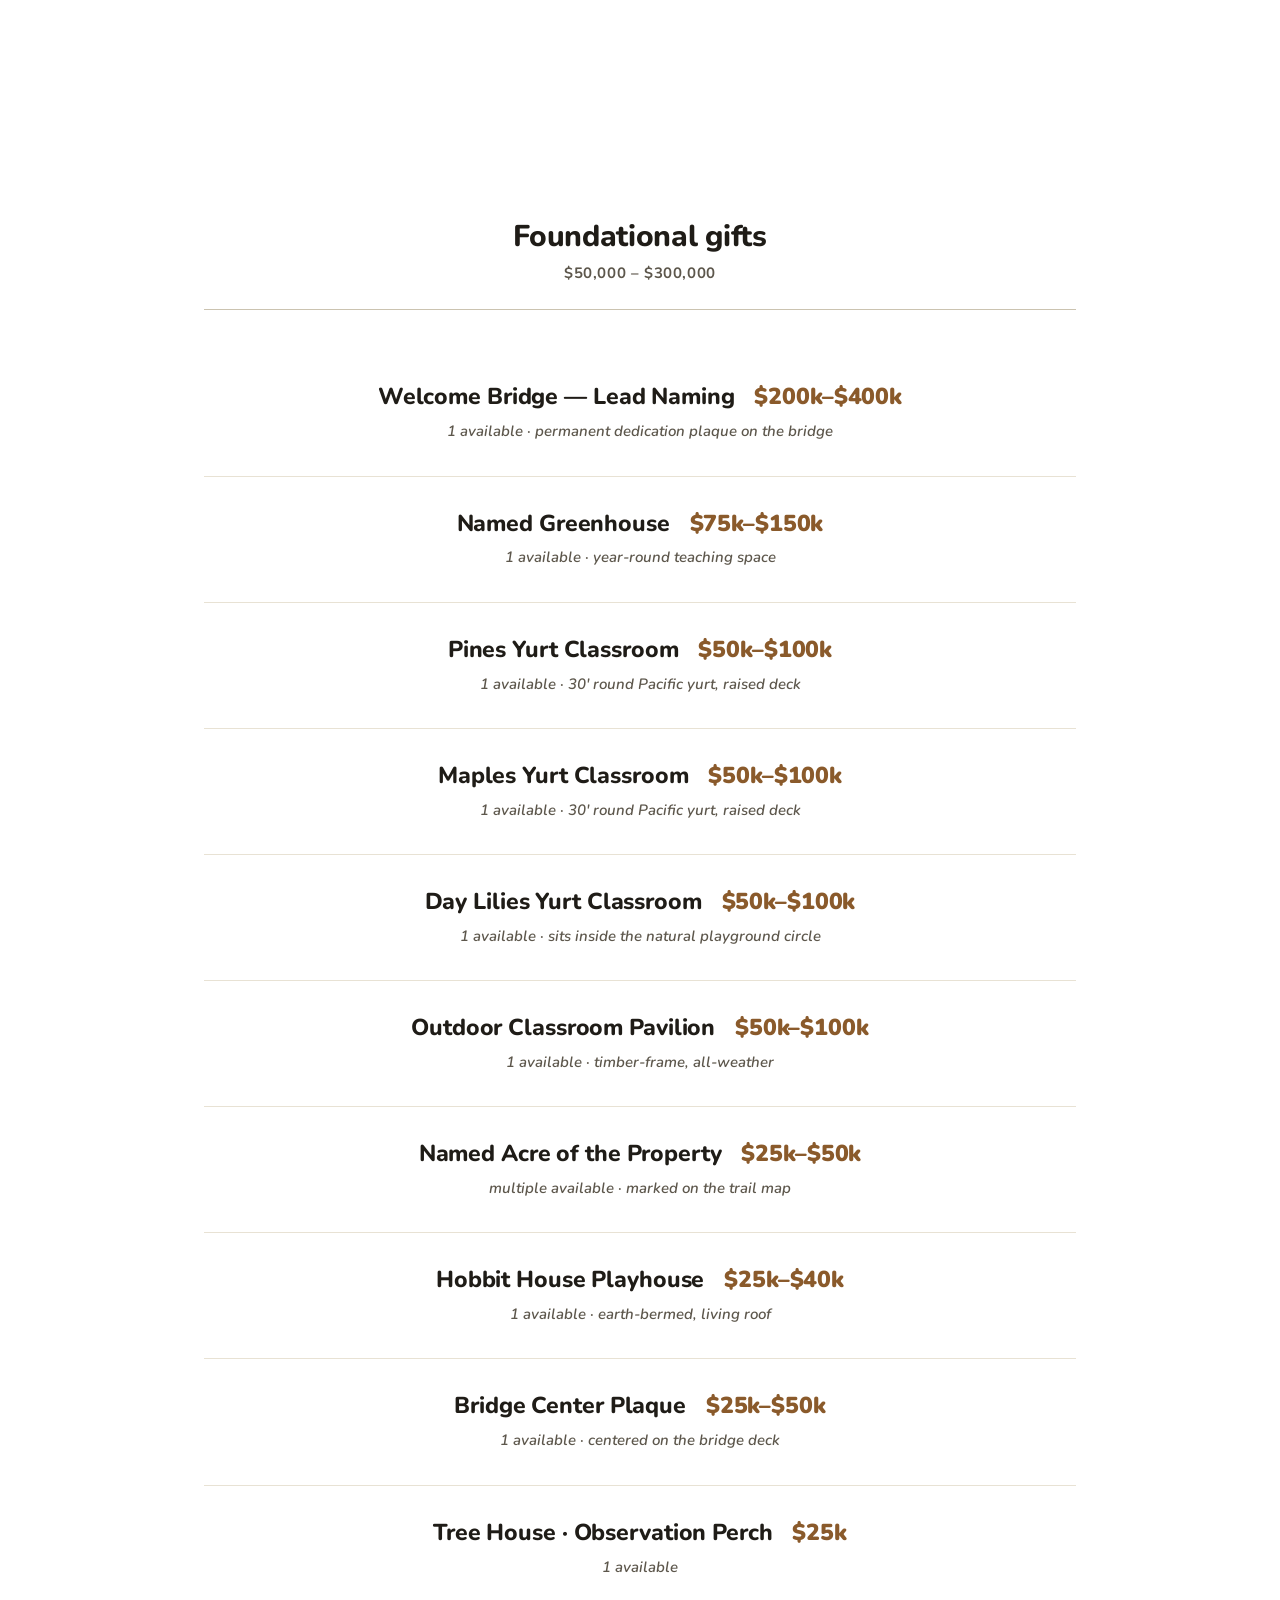
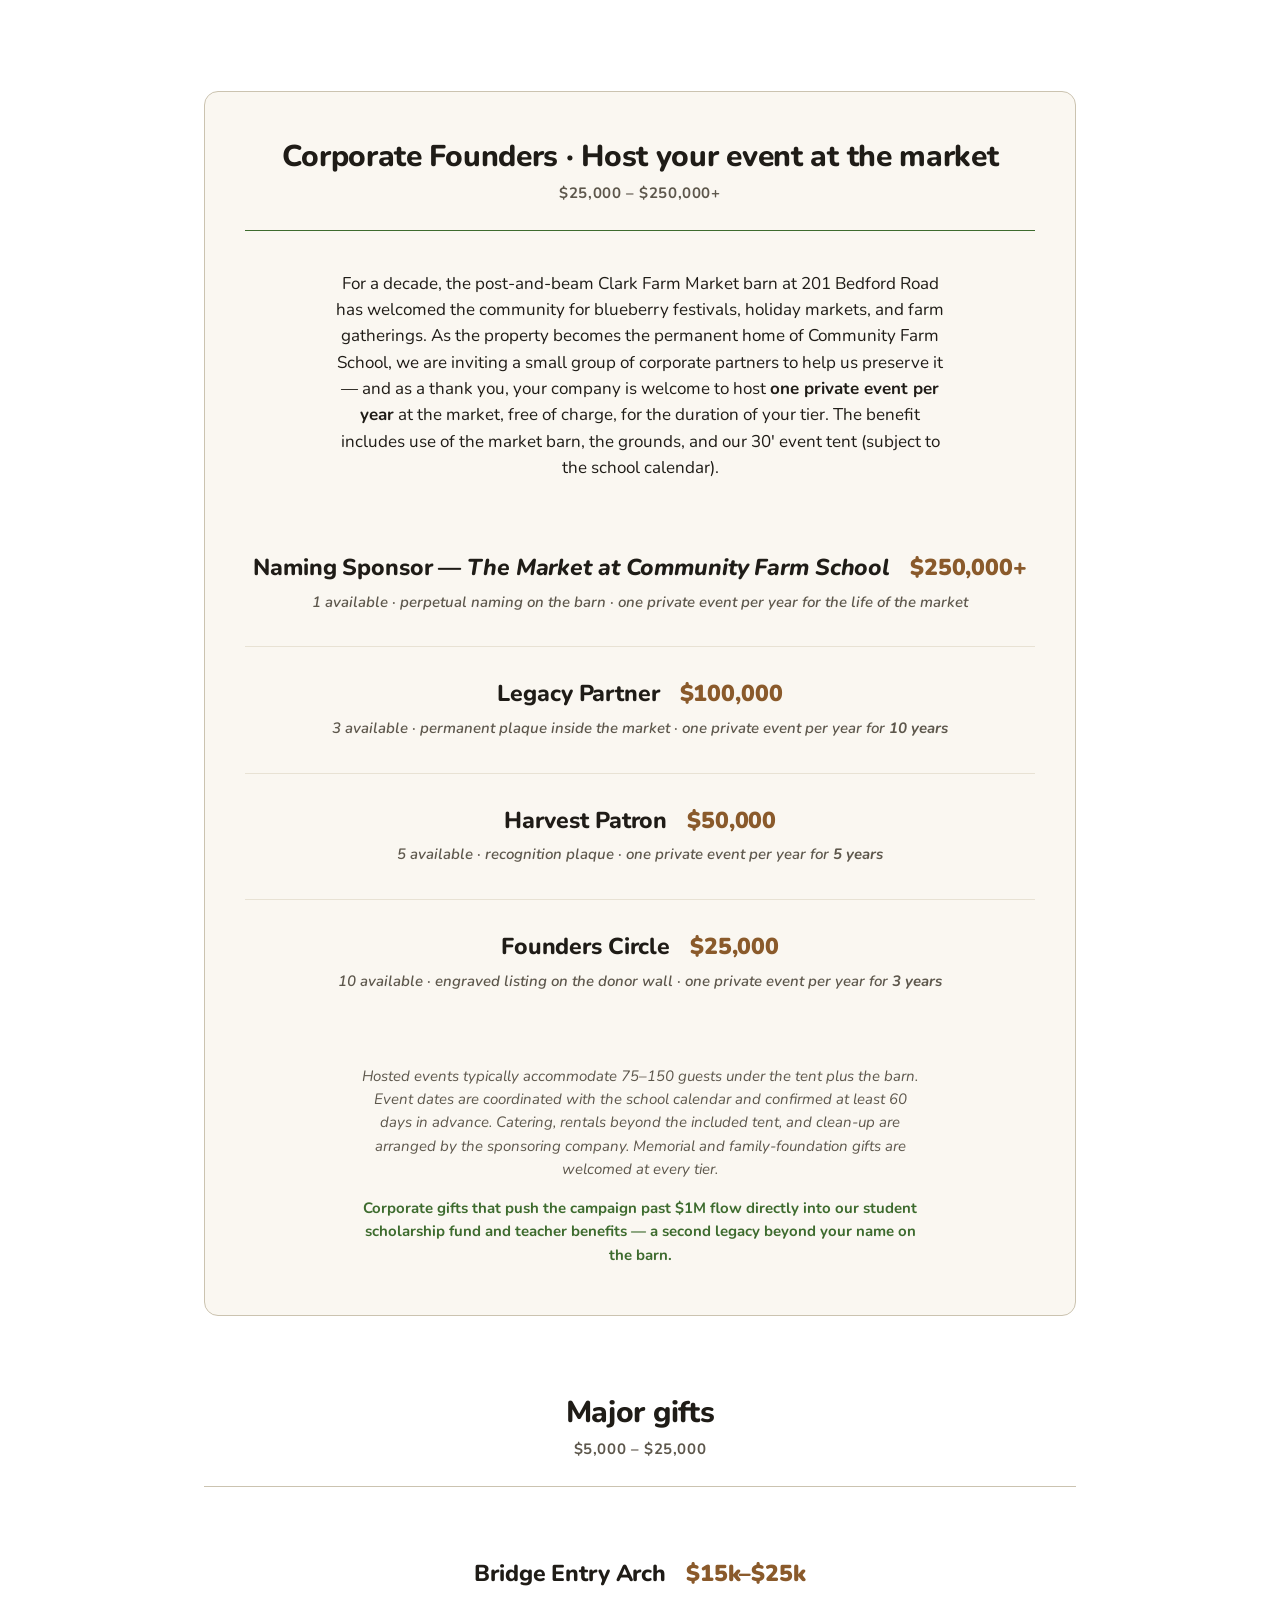
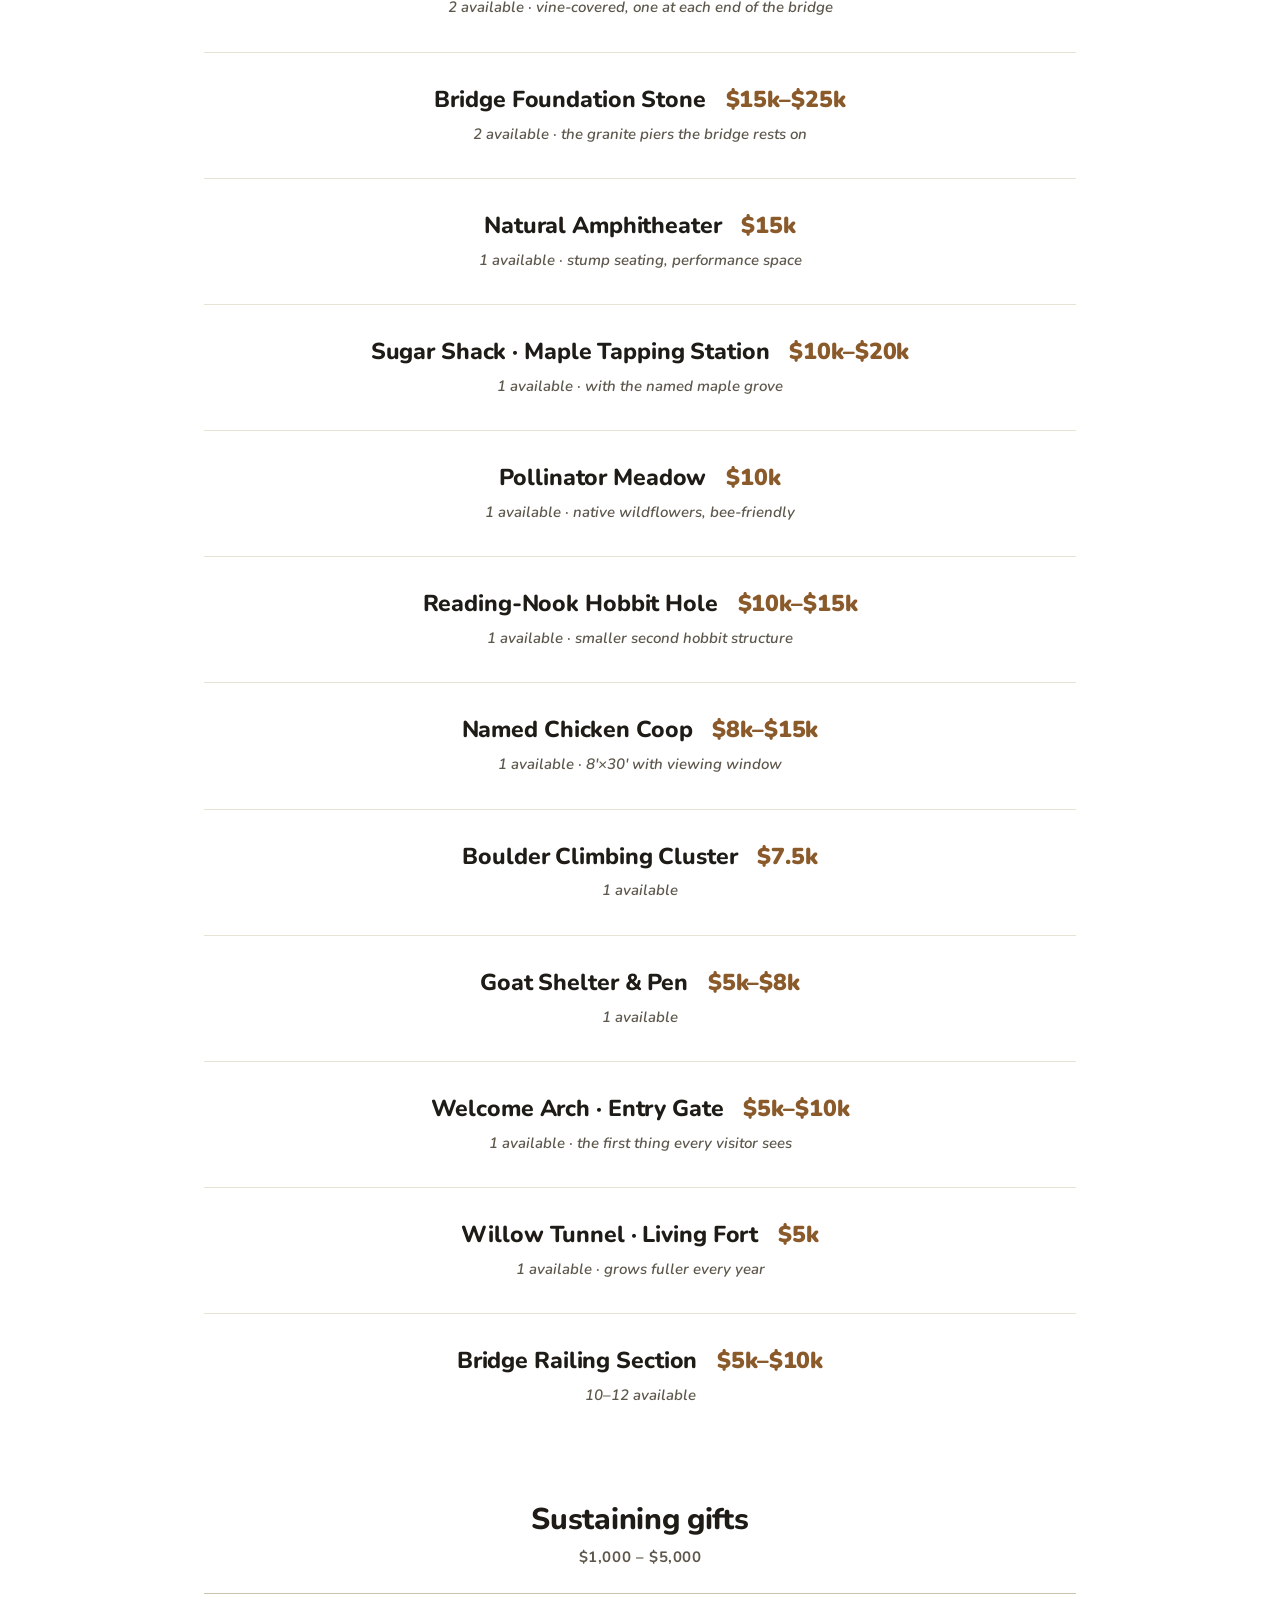
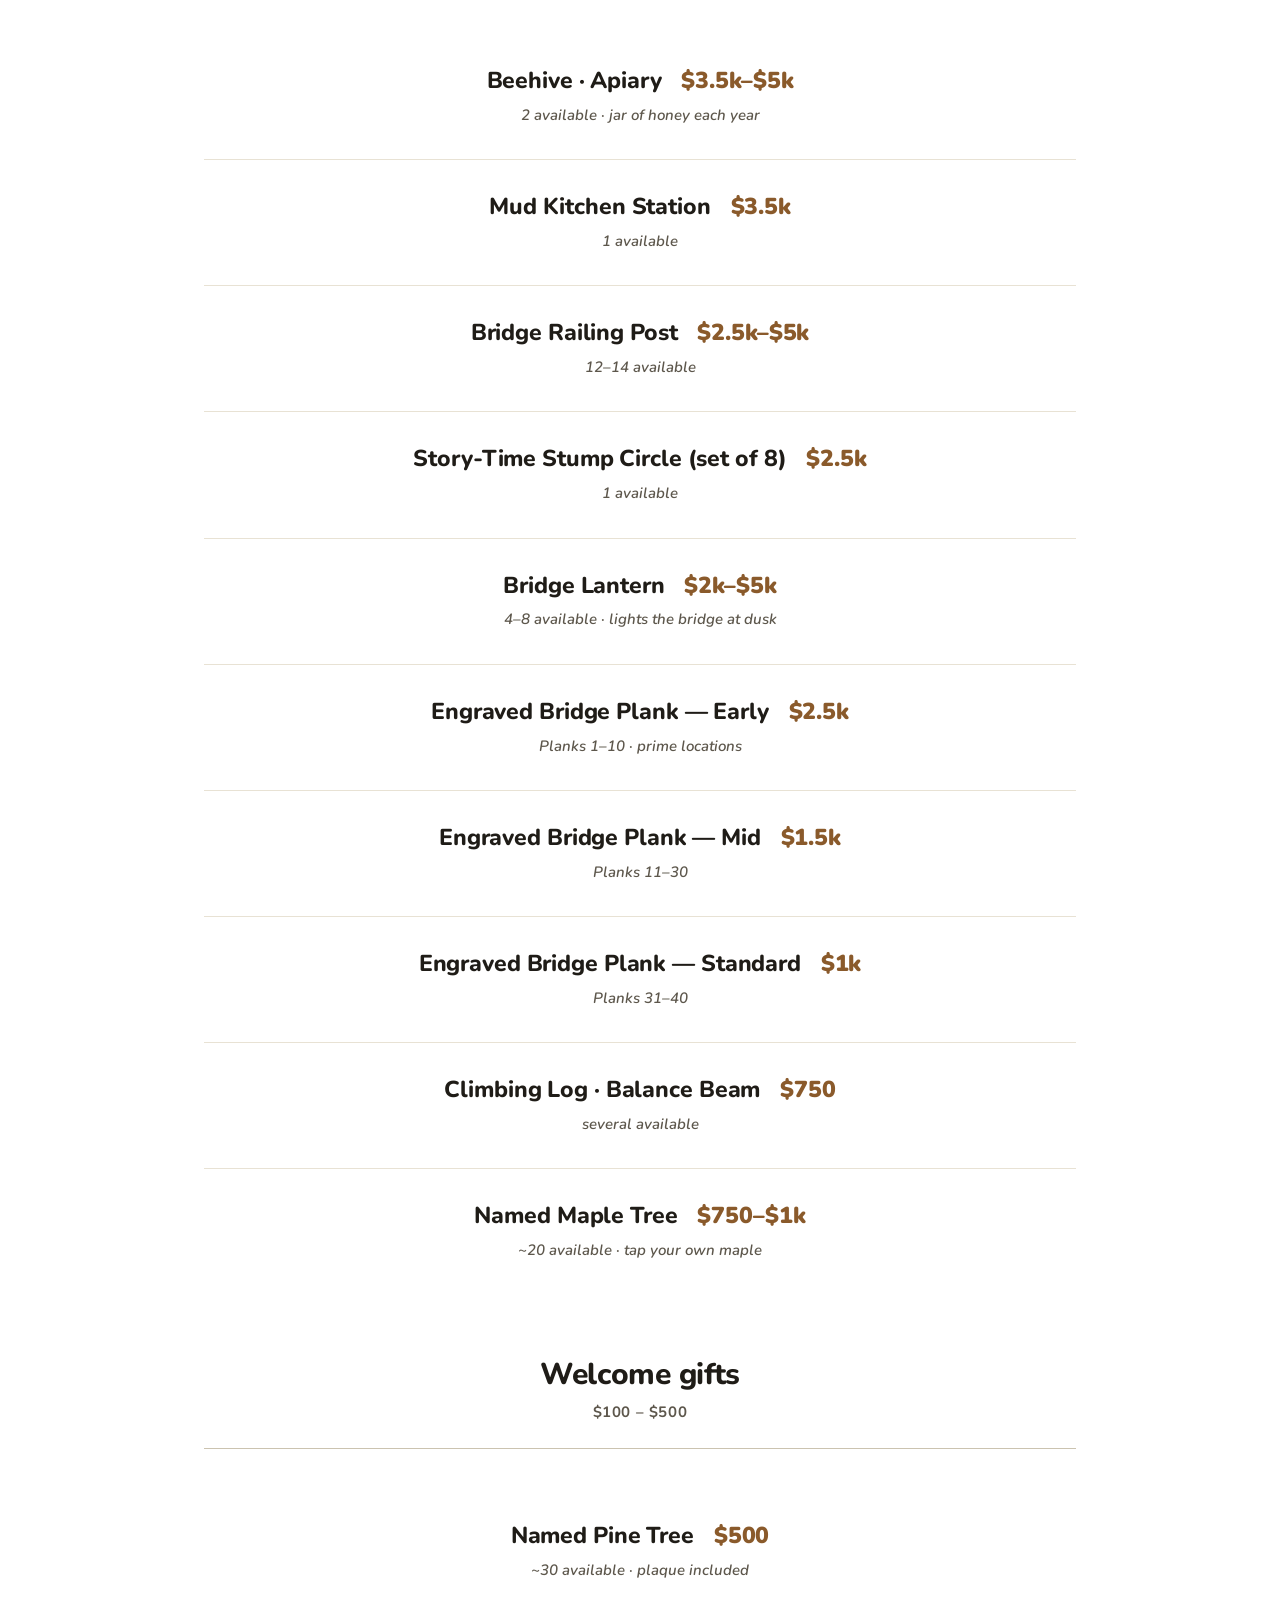
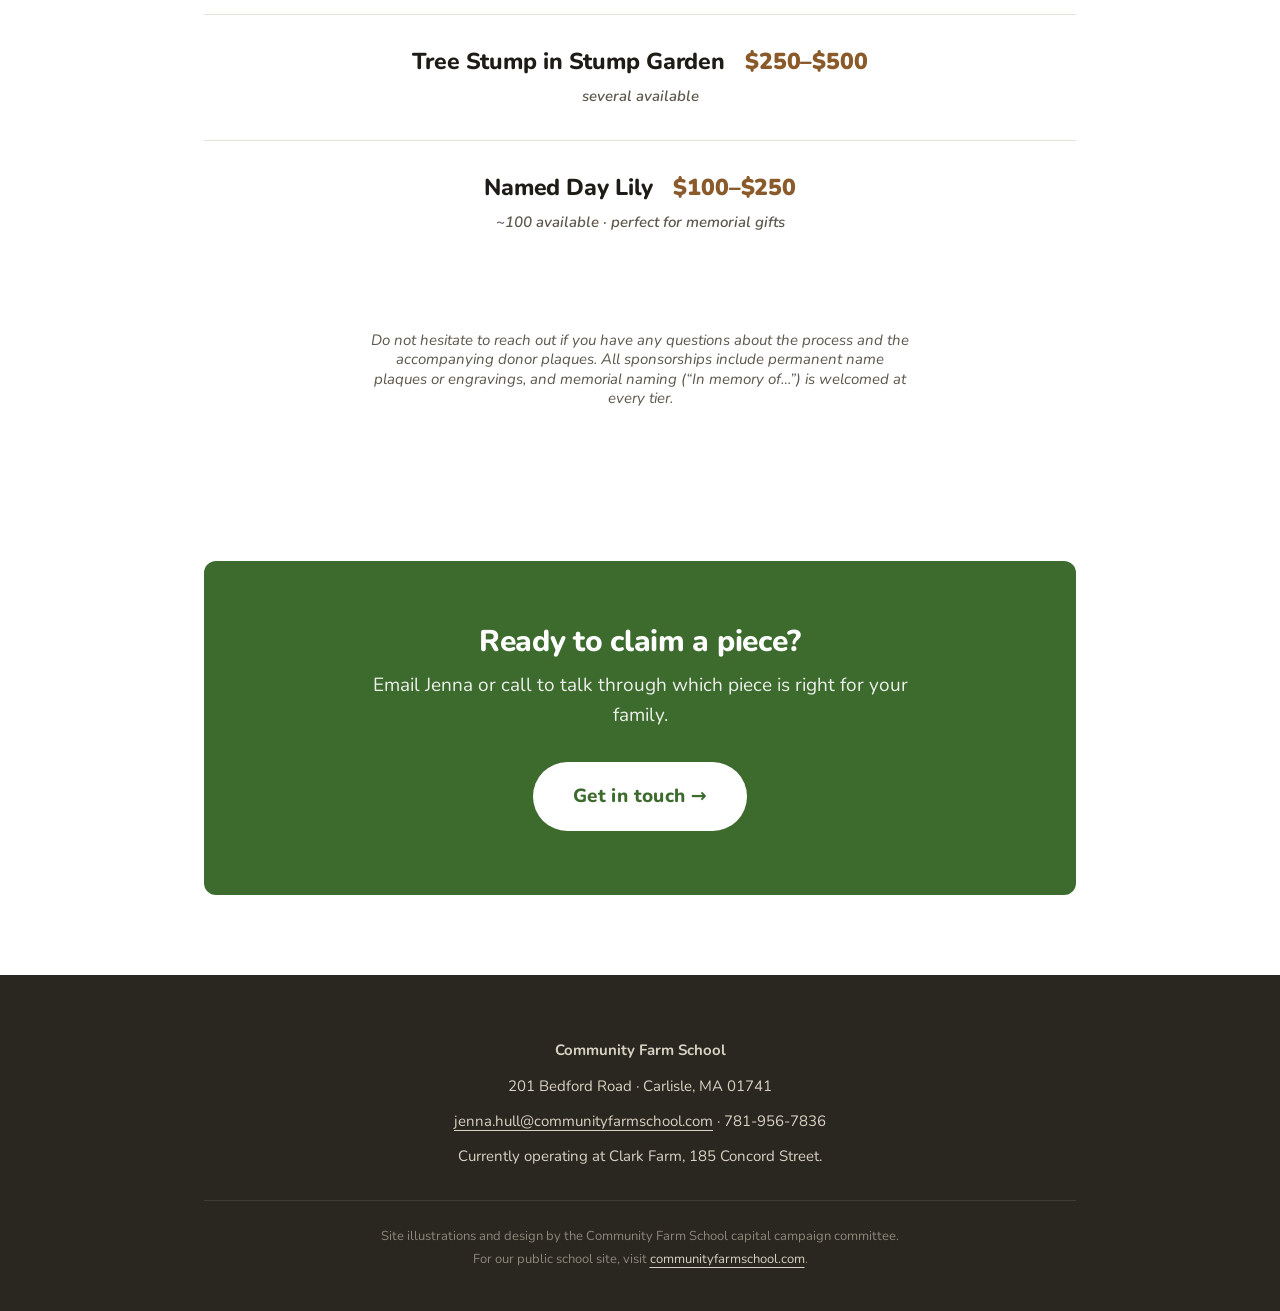
<file: sponsor.html>
<!doctype html>
<html lang="en">
<head>
  <meta charset="UTF-8" />
  <meta name="viewport" content="width=device-width, initial-scale=1.0" />
  <meta name="robots" content="noindex, nofollow" />
  <title>Sponsor a Piece — Community Farm School</title>
  <meta name="description" content="The full sponsor-a-piece menu for the Community Farm School capital campaign in Carlisle, MA — every named giving opportunity from a single day lily to the lead naming of the welcome bridge." />
  <link rel="preconnect" href="https://fonts.googleapis.com" />
  <link rel="preconnect" href="https://fonts.gstatic.com" crossorigin />
  <link href="https://fonts.googleapis.com/css2?family=Nunito:ital,wght@0,400;0,600;0,700;0,800;0,900;1,400;1,700&display=swap" rel="stylesheet" />
  <link rel="stylesheet" href="css/style.css" />
  <link rel="icon" href="images/logo-badge.png" />
</head>
<body>
  <div class="private-banner">Private campaign preview · Not yet listed publicly · Hosted on Fuzzly Designs</div>

  <header class="header">
    <div class="container container--wide">
      <div class="header__inner">
        <a class="brand" href="index.html">
          <span class="brand__badge"><img src="images/logo-badge.png" alt="" /></span>
          <span class="brand__text">
            <span class="brand__name">Community Farm School</span>
            <span class="brand__sub">Carlisle, MA · Capital Campaign</span>
          </span>
        </a>
        <nav class="nav" aria-label="Primary">
          <button class="nav__toggle" id="navToggle" aria-label="Open menu" aria-expanded="false">
            <svg viewBox="0 0 24 24" fill="none" stroke-width="2" stroke-linecap="round"><path d="M4 6h16M4 12h16M4 18h16" /></svg>
          </button>
          <ul class="nav__list" id="navList">
            <li><a class="nav__link" href="index.html">Home</a></li>
            <li><a class="nav__link" href="story.html">Our Story</a></li>
            <li><a class="nav__link" href="tree.html">The Giving Tree</a></li>
            <li><a class="nav__link is-active" href="sponsor.html">Sponsor a Piece</a></li>
            <li><a class="nav__link" href="design.html">Design &amp; Land</a></li>
            <li><a class="nav__link" href="give.html">Ways to Give</a></li>
            <li><a class="nav__link" href="contact.html">Contact</a></li>
          </ul>
        </nav>
      </div>
    </div>
  </header>

  <main>
    <section class="page-hero">
      <div class="container">
        <h1 class="page-hero__title">Sponsor a piece of the <em>school</em>.</h1>
        <p class="page-hero__subtitle">
          Every named gift becomes a permanent part of the school &mdash; engraved, plaqued, or marked on the trail map. Memorial naming (&ldquo;In memory of&hellip;&rdquo;) is welcomed at every tier. Looking for dollar-level tiers instead? <a href="tree.html">Visit the giving tree</a>.
        </p>
        <div class="page-hero__cta-row">
          <a class="btn btn--primary btn--lg" href="contact.html">I&rsquo;d like to sponsor a piece &rarr;</a>
          <a class="btn btn--outline btn--lg" href="tree.html">See the giving tree</a>
        </div>
      </div>
    </section>

    <!-- ===================== Still Waiting ===================== -->
    <section class="section section--tight">
      <div class="container">
        <div class="waiting-list">
          <div class="waiting-list__head">
            <h2>Still waiting for sponsorship</h2>
            <p>Our most-needed naming opportunities right now</p>
          </div>
          <ul class="menu-tier__items">
            <li class="menu-row">
              <h3 class="menu-row__title">Welcome Bridge &mdash; Lead Naming &nbsp;<span class="menu-row__price">$200k&ndash;$400k</span></h3>
              <span class="menu-row__status menu-row__status--available">1 available</span>
            </li>
            <li class="menu-row">
              <h3 class="menu-row__title">Named Greenhouse &nbsp;<span class="menu-row__price">$75k&ndash;$150k</span></h3>
              <span class="menu-row__status menu-row__status--available">1 available</span>
            </li>
            <li class="menu-row">
              <h3 class="menu-row__title">Pines Yurt Classroom &nbsp;<span class="menu-row__price">$50k&ndash;$100k</span></h3>
              <span class="menu-row__status menu-row__status--available">1 available</span>
            </li>
            <li class="menu-row">
              <h3 class="menu-row__title">Maples Yurt Classroom &nbsp;<span class="menu-row__price">$50k&ndash;$100k</span></h3>
              <span class="menu-row__status menu-row__status--available">1 available</span>
            </li>
            <li class="menu-row">
              <h3 class="menu-row__title">Day Lilies Yurt Classroom &nbsp;<span class="menu-row__price">$50k&ndash;$100k</span></h3>
              <span class="menu-row__status menu-row__status--available">1 available</span>
            </li>
          </ul>
        </div>
      </div>
    </section>

    <!-- ===================== TIER 1 — Foundational gifts ===================== -->
    <section class="section section--tight">
      <div class="container">
        <div class="menu-tier">
          <header class="menu-tier__head">
            <h2 class="menu-tier__name">Foundational gifts</h2>
            <span class="menu-tier__range">$50,000 – $300,000</span>
          </header>
          <ul class="menu-tier__items">
            <li class="menu-row"><h3 class="menu-row__title">Welcome Bridge &mdash; Lead Naming &nbsp;<span class="menu-row__price">$200k&ndash;$400k</span></h3><span class="menu-row__status">1 available · permanent dedication plaque on the bridge</span></li>
            <li class="menu-row"><h3 class="menu-row__title">Named Greenhouse &nbsp;<span class="menu-row__price">$75k&ndash;$150k</span></h3><span class="menu-row__status">1 available · year-round teaching space</span></li>
            <li class="menu-row"><h3 class="menu-row__title">Pines Yurt Classroom &nbsp;<span class="menu-row__price">$50k&ndash;$100k</span></h3><span class="menu-row__status">1 available · 30&prime; round Pacific yurt, raised deck</span></li>
            <li class="menu-row"><h3 class="menu-row__title">Maples Yurt Classroom &nbsp;<span class="menu-row__price">$50k&ndash;$100k</span></h3><span class="menu-row__status">1 available · 30&prime; round Pacific yurt, raised deck</span></li>
            <li class="menu-row"><h3 class="menu-row__title">Day Lilies Yurt Classroom &nbsp;<span class="menu-row__price">$50k&ndash;$100k</span></h3><span class="menu-row__status">1 available · sits inside the natural playground circle</span></li>
            <li class="menu-row"><h3 class="menu-row__title">Outdoor Classroom Pavilion &nbsp;<span class="menu-row__price">$50k&ndash;$100k</span></h3><span class="menu-row__status">1 available · timber-frame, all-weather</span></li>
            <li class="menu-row"><h3 class="menu-row__title">Named Acre of the Property &nbsp;<span class="menu-row__price">$25k&ndash;$50k</span></h3><span class="menu-row__status">multiple available · marked on the trail map</span></li>
            <li class="menu-row"><h3 class="menu-row__title">Hobbit House Playhouse &nbsp;<span class="menu-row__price">$25k&ndash;$40k</span></h3><span class="menu-row__status">1 available · earth-bermed, living roof</span></li>
            <li class="menu-row"><h3 class="menu-row__title">Bridge Center Plaque &nbsp;<span class="menu-row__price">$25k&ndash;$50k</span></h3><span class="menu-row__status">1 available · centered on the bridge deck</span></li>
            <li class="menu-row"><h3 class="menu-row__title">Tree House &middot; Observation Perch &nbsp;<span class="menu-row__price">$25k</span></h3><span class="menu-row__status">1 available</span></li>
          </ul>
        </div>

        <!-- ===================== CORPORATE FOUNDERS — Event Hosting Perk ===================== -->
        <div class="menu-tier menu-tier--corporate" id="corporate">
          <header class="menu-tier__head">
            <h2 class="menu-tier__name">Corporate Founders &middot; Host your event at the market</h2>
            <span class="menu-tier__range">$25,000 &ndash; $250,000+</span>
          </header>
          <p class="menu-tier__lede">
            For a decade, the post-and-beam Clark Farm Market barn at 201 Bedford Road has welcomed the community for blueberry festivals, holiday markets, and farm gatherings. As the property becomes the permanent home of Community Farm School, we are inviting a small group of corporate partners to help us preserve it &mdash; and as a thank you, your company is welcome to host <strong>one private event per year</strong> at the market, free of charge, for the duration of your tier. The benefit includes use of the market barn, the grounds, and our 30&prime; event tent (subject to the school calendar).
          </p>
          <ul class="menu-tier__items">
            <li class="menu-row">
              <h3 class="menu-row__title">Naming Sponsor &mdash; <em>The Market at Community Farm School</em> &nbsp;<span class="menu-row__price">$250,000+</span></h3>
              <span class="menu-row__status">1 available &middot; perpetual naming on the barn &middot; one private event per year for the life of the market</span>
            </li>
            <li class="menu-row">
              <h3 class="menu-row__title">Legacy Partner &nbsp;<span class="menu-row__price">$100,000</span></h3>
              <span class="menu-row__status">3 available &middot; permanent plaque inside the market &middot; one private event per year for <strong>10 years</strong></span>
            </li>
            <li class="menu-row">
              <h3 class="menu-row__title">Harvest Patron &nbsp;<span class="menu-row__price">$50,000</span></h3>
              <span class="menu-row__status">5 available &middot; recognition plaque &middot; one private event per year for <strong>5 years</strong></span>
            </li>
            <li class="menu-row">
              <h3 class="menu-row__title">Founders Circle &nbsp;<span class="menu-row__price">$25,000</span></h3>
              <span class="menu-row__status">10 available &middot; engraved listing on the donor wall &middot; one private event per year for <strong>3 years</strong></span>
            </li>
          </ul>
          <p class="menu-tier__fineprint">
            Hosted events typically accommodate 75&ndash;150 guests under the tent plus the barn. Event dates are coordinated with the school calendar and confirmed at least 60 days in advance. Catering, rentals beyond the included tent, and clean-up are arranged by the sponsoring company. Memorial and family-foundation gifts are welcomed at every tier.
          </p>
          <p class="menu-tier__fineprint" style="margin-top: var(--space-4); color: var(--color-primary); font-style: normal; font-weight: 700;">
            Corporate gifts that push the campaign past $1M flow directly into our student scholarship fund and teacher benefits &mdash; a second legacy beyond your name on the barn.
          </p>
        </div>

        <!-- ===================== TIER 2 — Major gifts ===================== -->
        <div class="menu-tier">
          <header class="menu-tier__head">
            <h2 class="menu-tier__name">Major gifts</h2>
            <span class="menu-tier__range">$5,000 – $25,000</span>
          </header>
          <ul class="menu-tier__items">
            <li class="menu-row"><h3 class="menu-row__title">Bridge Entry Arch &nbsp;<span class="menu-row__price">$15k&ndash;$25k</span></h3><span class="menu-row__status">2 available · vine-covered, one at each end of the bridge</span></li>
            <li class="menu-row"><h3 class="menu-row__title">Bridge Foundation Stone &nbsp;<span class="menu-row__price">$15k&ndash;$25k</span></h3><span class="menu-row__status">2 available · the granite piers the bridge rests on</span></li>
            <li class="menu-row"><h3 class="menu-row__title">Natural Amphitheater &nbsp;<span class="menu-row__price">$15k</span></h3><span class="menu-row__status">1 available · stump seating, performance space</span></li>
            <li class="menu-row"><h3 class="menu-row__title">Sugar Shack &middot; Maple Tapping Station &nbsp;<span class="menu-row__price">$10k&ndash;$20k</span></h3><span class="menu-row__status">1 available · with the named maple grove</span></li>
            <li class="menu-row"><h3 class="menu-row__title">Pollinator Meadow &nbsp;<span class="menu-row__price">$10k</span></h3><span class="menu-row__status">1 available · native wildflowers, bee-friendly</span></li>
            <li class="menu-row"><h3 class="menu-row__title">Reading-Nook Hobbit Hole &nbsp;<span class="menu-row__price">$10k&ndash;$15k</span></h3><span class="menu-row__status">1 available · smaller second hobbit structure</span></li>
            <li class="menu-row"><h3 class="menu-row__title">Named Chicken Coop &nbsp;<span class="menu-row__price">$8k&ndash;$15k</span></h3><span class="menu-row__status">1 available · 8&prime;&times;30&prime; with viewing window</span></li>
            <li class="menu-row"><h3 class="menu-row__title">Boulder Climbing Cluster &nbsp;<span class="menu-row__price">$7.5k</span></h3><span class="menu-row__status">1 available</span></li>
            <li class="menu-row"><h3 class="menu-row__title">Goat Shelter &amp; Pen &nbsp;<span class="menu-row__price">$5k&ndash;$8k</span></h3><span class="menu-row__status">1 available</span></li>
            <li class="menu-row"><h3 class="menu-row__title">Welcome Arch &middot; Entry Gate &nbsp;<span class="menu-row__price">$5k&ndash;$10k</span></h3><span class="menu-row__status">1 available · the first thing every visitor sees</span></li>
            <li class="menu-row"><h3 class="menu-row__title">Willow Tunnel &middot; Living Fort &nbsp;<span class="menu-row__price">$5k</span></h3><span class="menu-row__status">1 available · grows fuller every year</span></li>
            <li class="menu-row"><h3 class="menu-row__title">Bridge Railing Section &nbsp;<span class="menu-row__price">$5k&ndash;$10k</span></h3><span class="menu-row__status">10&ndash;12 available</span></li>
          </ul>
        </div>

        <!-- ===================== TIER 3 — Sustaining gifts ===================== -->
        <div class="menu-tier">
          <header class="menu-tier__head">
            <h2 class="menu-tier__name">Sustaining gifts</h2>
            <span class="menu-tier__range">$1,000 – $5,000</span>
          </header>
          <ul class="menu-tier__items">
            <li class="menu-row"><h3 class="menu-row__title">Beehive &middot; Apiary &nbsp;<span class="menu-row__price">$3.5k&ndash;$5k</span></h3><span class="menu-row__status">2 available · jar of honey each year</span></li>
            <li class="menu-row"><h3 class="menu-row__title">Mud Kitchen Station &nbsp;<span class="menu-row__price">$3.5k</span></h3><span class="menu-row__status">1 available</span></li>
            <li class="menu-row"><h3 class="menu-row__title">Bridge Railing Post &nbsp;<span class="menu-row__price">$2.5k&ndash;$5k</span></h3><span class="menu-row__status">12&ndash;14 available</span></li>
            <li class="menu-row"><h3 class="menu-row__title">Story-Time Stump Circle (set of 8) &nbsp;<span class="menu-row__price">$2.5k</span></h3><span class="menu-row__status">1 available</span></li>
            <li class="menu-row"><h3 class="menu-row__title">Bridge Lantern &nbsp;<span class="menu-row__price">$2k&ndash;$5k</span></h3><span class="menu-row__status">4&ndash;8 available · lights the bridge at dusk</span></li>
            <li class="menu-row"><h3 class="menu-row__title">Engraved Bridge Plank &mdash; Early &nbsp;<span class="menu-row__price">$2.5k</span></h3><span class="menu-row__status">Planks 1&ndash;10 · prime locations</span></li>
            <li class="menu-row"><h3 class="menu-row__title">Engraved Bridge Plank &mdash; Mid &nbsp;<span class="menu-row__price">$1.5k</span></h3><span class="menu-row__status">Planks 11&ndash;30</span></li>
            <li class="menu-row"><h3 class="menu-row__title">Engraved Bridge Plank &mdash; Standard &nbsp;<span class="menu-row__price">$1k</span></h3><span class="menu-row__status">Planks 31&ndash;40</span></li>
            <li class="menu-row"><h3 class="menu-row__title">Climbing Log &middot; Balance Beam &nbsp;<span class="menu-row__price">$750</span></h3><span class="menu-row__status">several available</span></li>
            <li class="menu-row"><h3 class="menu-row__title">Named Maple Tree &nbsp;<span class="menu-row__price">$750&ndash;$1k</span></h3><span class="menu-row__status">~20 available · tap your own maple</span></li>
          </ul>
        </div>

        <!-- ===================== TIER 4 — Welcome gifts ===================== -->
        <div class="menu-tier">
          <header class="menu-tier__head">
            <h2 class="menu-tier__name">Welcome gifts</h2>
            <span class="menu-tier__range">$100 – $500</span>
          </header>
          <ul class="menu-tier__items">
            <li class="menu-row"><h3 class="menu-row__title">Named Pine Tree &nbsp;<span class="menu-row__price">$500</span></h3><span class="menu-row__status">~30 available · plaque included</span></li>
            <li class="menu-row"><h3 class="menu-row__title">Tree Stump in Stump Garden &nbsp;<span class="menu-row__price">$250&ndash;$500</span></h3><span class="menu-row__status">several available</span></li>
            <li class="menu-row"><h3 class="menu-row__title">Named Day Lily &nbsp;<span class="menu-row__price">$100&ndash;$250</span></h3><span class="menu-row__status">~100 available · perfect for memorial gifts</span></li>
          </ul>
        </div>

        <p class="disclaimer">
          Do not hesitate to reach out if you have any questions about the process and the accompanying donor plaques. All sponsorships include permanent name plaques or engravings, and memorial naming (&ldquo;In memory of&hellip;&rdquo;) is welcomed at every tier.
        </p>
      </div>
    </section>

    <div class="container">
      <section class="cta-band">
        <h2>Ready to claim a piece?</h2>
        <p>Email Jenna or call to talk through which piece is right for your family.</p>
        <a class="btn btn--lg" href="contact.html">Get in touch &rarr;</a>
      </section>
    </div>
  </main>

  <footer class="footer">
    <div class="container">
      <p><strong>Community Farm School</strong></p>
      <p>201 Bedford Road · Carlisle, MA 01741</p>
      <p><a href="mailto:jenna.hull@communityfarmschool.com">jenna.hull@communityfarmschool.com</a> &middot; 781-956-7836</p>
      <p>Currently operating at Clark Farm, 185 Concord Street.</p>
      <div class="footer__credits">
        Site illustrations and design by the Community Farm School capital campaign committee.<br />
        For our public school site, visit <a href="https://communityfarmschool.com">communityfarmschool.com</a>.
      </div>
    </div>
  </footer>

  <script src="js/app.js"></script>
</body>
</html>
</file>
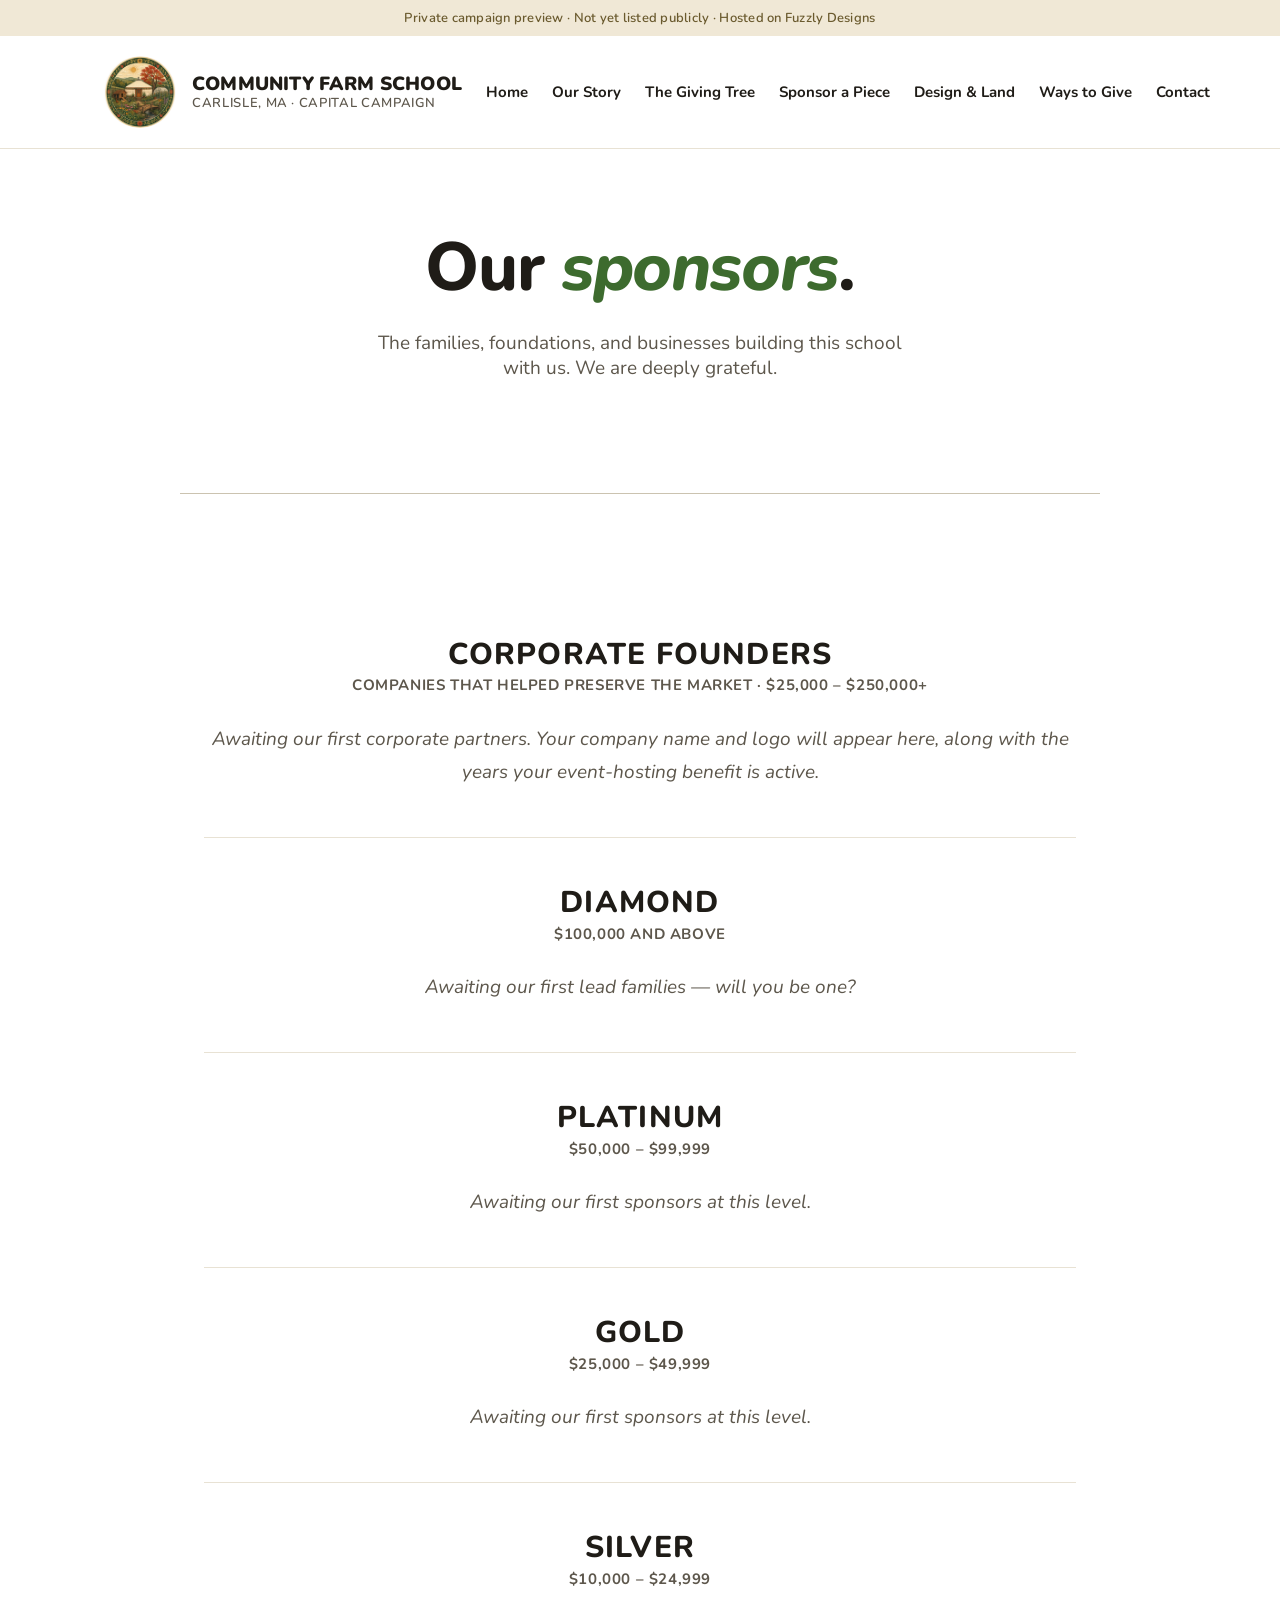
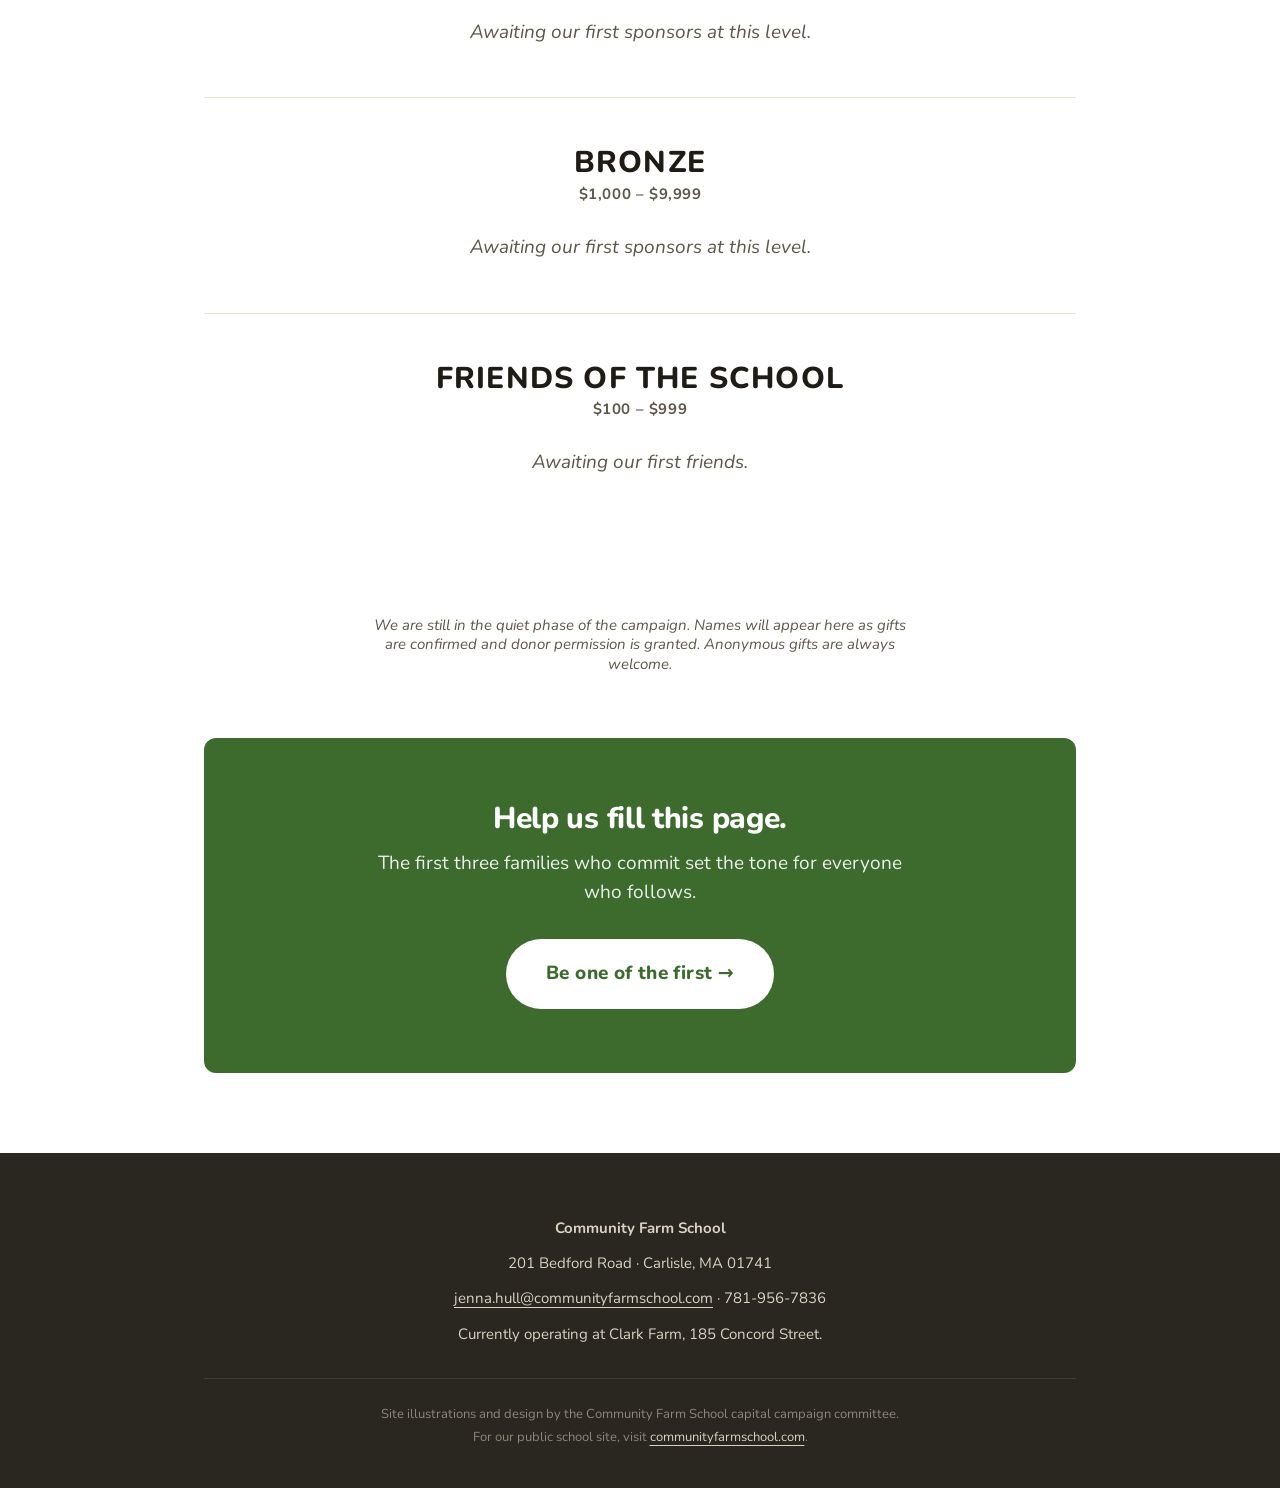
<file: sponsors.html>
<!doctype html>
<html lang="en">
<head>
  <meta charset="UTF-8" />
  <meta name="viewport" content="width=device-width, initial-scale=1.0" />
  <meta name="robots" content="noindex, nofollow" />
  <title>Our Sponsors — Community Farm School</title>
  <meta name="description" content="The families, foundations, and businesses building Community Farm School with us — a placeholder donor recognition page that will fill in as the campaign moves forward." />
  <link rel="preconnect" href="https://fonts.googleapis.com" />
  <link rel="preconnect" href="https://fonts.gstatic.com" crossorigin />
  <link href="https://fonts.googleapis.com/css2?family=Nunito:ital,wght@0,400;0,600;0,700;0,800;0,900;1,400;1,700&display=swap" rel="stylesheet" />
  <link rel="stylesheet" href="css/style.css" />
  <link rel="icon" href="images/logo-badge.png" />
</head>
<body>
  <div class="private-banner">Private campaign preview · Not yet listed publicly · Hosted on Fuzzly Designs</div>

  <header class="header">
    <div class="container container--wide">
      <div class="header__inner">
        <a class="brand" href="index.html">
          <span class="brand__badge"><img src="images/logo-badge.png" alt="" /></span>
          <span class="brand__text">
            <span class="brand__name">Community Farm School</span>
            <span class="brand__sub">Carlisle, MA · Capital Campaign</span>
          </span>
        </a>
        <nav class="nav" aria-label="Primary">
          <button class="nav__toggle" id="navToggle" aria-label="Open menu" aria-expanded="false">
            <svg viewBox="0 0 24 24" fill="none" stroke-width="2" stroke-linecap="round"><path d="M4 6h16M4 12h16M4 18h16" /></svg>
          </button>
          <ul class="nav__list" id="navList">
            <li><a class="nav__link" href="index.html">Home</a></li>
            <li><a class="nav__link" href="story.html">Our Story</a></li>
            <li><a class="nav__link" href="tree.html">The Giving Tree</a></li>
            <li><a class="nav__link" href="sponsor.html">Sponsor a Piece</a></li>
            <li><a class="nav__link" href="design.html">Design &amp; Land</a></li>
            <li><a class="nav__link" href="give.html">Ways to Give</a></li>
            <li><a class="nav__link" href="contact.html">Contact</a></li>
          </ul>
        </nav>
      </div>
    </div>
  </header>

  <main>
    <section class="page-hero">
      <div class="container">
        <h1 class="page-hero__title">Our <em>sponsors</em>.</h1>
        <p class="page-hero__subtitle">
          The families, foundations, and businesses building this school with us. We are deeply grateful.
        </p>
      </div>
    </section>

    <hr class="container" style="border-color: var(--color-rule);" />

    <section class="section section--tight">
      <div class="container">

        <div class="tier-block">
          <h2 class="tier-block__name">Corporate Founders</h2>
          <span class="tier-block__range">Companies that helped preserve the market &middot; $25,000 &ndash; $250,000+</span>
          <div class="tier-block__list"><em>Awaiting our first corporate partners. Your company name and logo will appear here, along with the years your event-hosting benefit is active.</em></div>
        </div>

        <div class="tier-block">
          <h2 class="tier-block__name">Diamond</h2>
          <span class="tier-block__range">$100,000 and above</span>
          <div class="tier-block__list"><em>Awaiting our first lead families &mdash; will you be one?</em></div>
        </div>

        <div class="tier-block">
          <h2 class="tier-block__name">Platinum</h2>
          <span class="tier-block__range">$50,000 – $99,999</span>
          <div class="tier-block__list"><em>Awaiting our first sponsors at this level.</em></div>
        </div>

        <div class="tier-block">
          <h2 class="tier-block__name">Gold</h2>
          <span class="tier-block__range">$25,000 – $49,999</span>
          <div class="tier-block__list"><em>Awaiting our first sponsors at this level.</em></div>
        </div>

        <div class="tier-block">
          <h2 class="tier-block__name">Silver</h2>
          <span class="tier-block__range">$10,000 – $24,999</span>
          <div class="tier-block__list"><em>Awaiting our first sponsors at this level.</em></div>
        </div>

        <div class="tier-block">
          <h2 class="tier-block__name">Bronze</h2>
          <span class="tier-block__range">$1,000 – $9,999</span>
          <div class="tier-block__list"><em>Awaiting our first sponsors at this level.</em></div>
        </div>

        <div class="tier-block">
          <h2 class="tier-block__name">Friends of the School</h2>
          <span class="tier-block__range">$100 – $999</span>
          <div class="tier-block__list"><em>Awaiting our first friends.</em></div>
        </div>

      </div>
    </section>

    <p class="disclaimer">
      We are still in the quiet phase of the campaign. Names will appear here as gifts are confirmed and donor permission is granted. Anonymous gifts are always welcome.
    </p>

    <div class="container">
      <section class="cta-band">
        <h2>Help us fill this page.</h2>
        <p>The first three families who commit set the tone for everyone who follows.</p>
        <a class="btn btn--lg" href="contact.html">Be one of the first &rarr;</a>
      </section>
    </div>
  </main>

  <footer class="footer">
    <div class="container">
      <p><strong>Community Farm School</strong></p>
      <p>201 Bedford Road · Carlisle, MA 01741</p>
      <p><a href="mailto:jenna.hull@communityfarmschool.com">jenna.hull@communityfarmschool.com</a> &middot; 781-956-7836</p>
      <p>Currently operating at Clark Farm, 185 Concord Street.</p>
      <div class="footer__credits">
        Site illustrations and design by the Community Farm School capital campaign committee.<br />
        For our public school site, visit <a href="https://communityfarmschool.com">communityfarmschool.com</a>.
      </div>
    </div>
  </footer>

  <script src="js/app.js"></script>
</body>
</html>
</file>
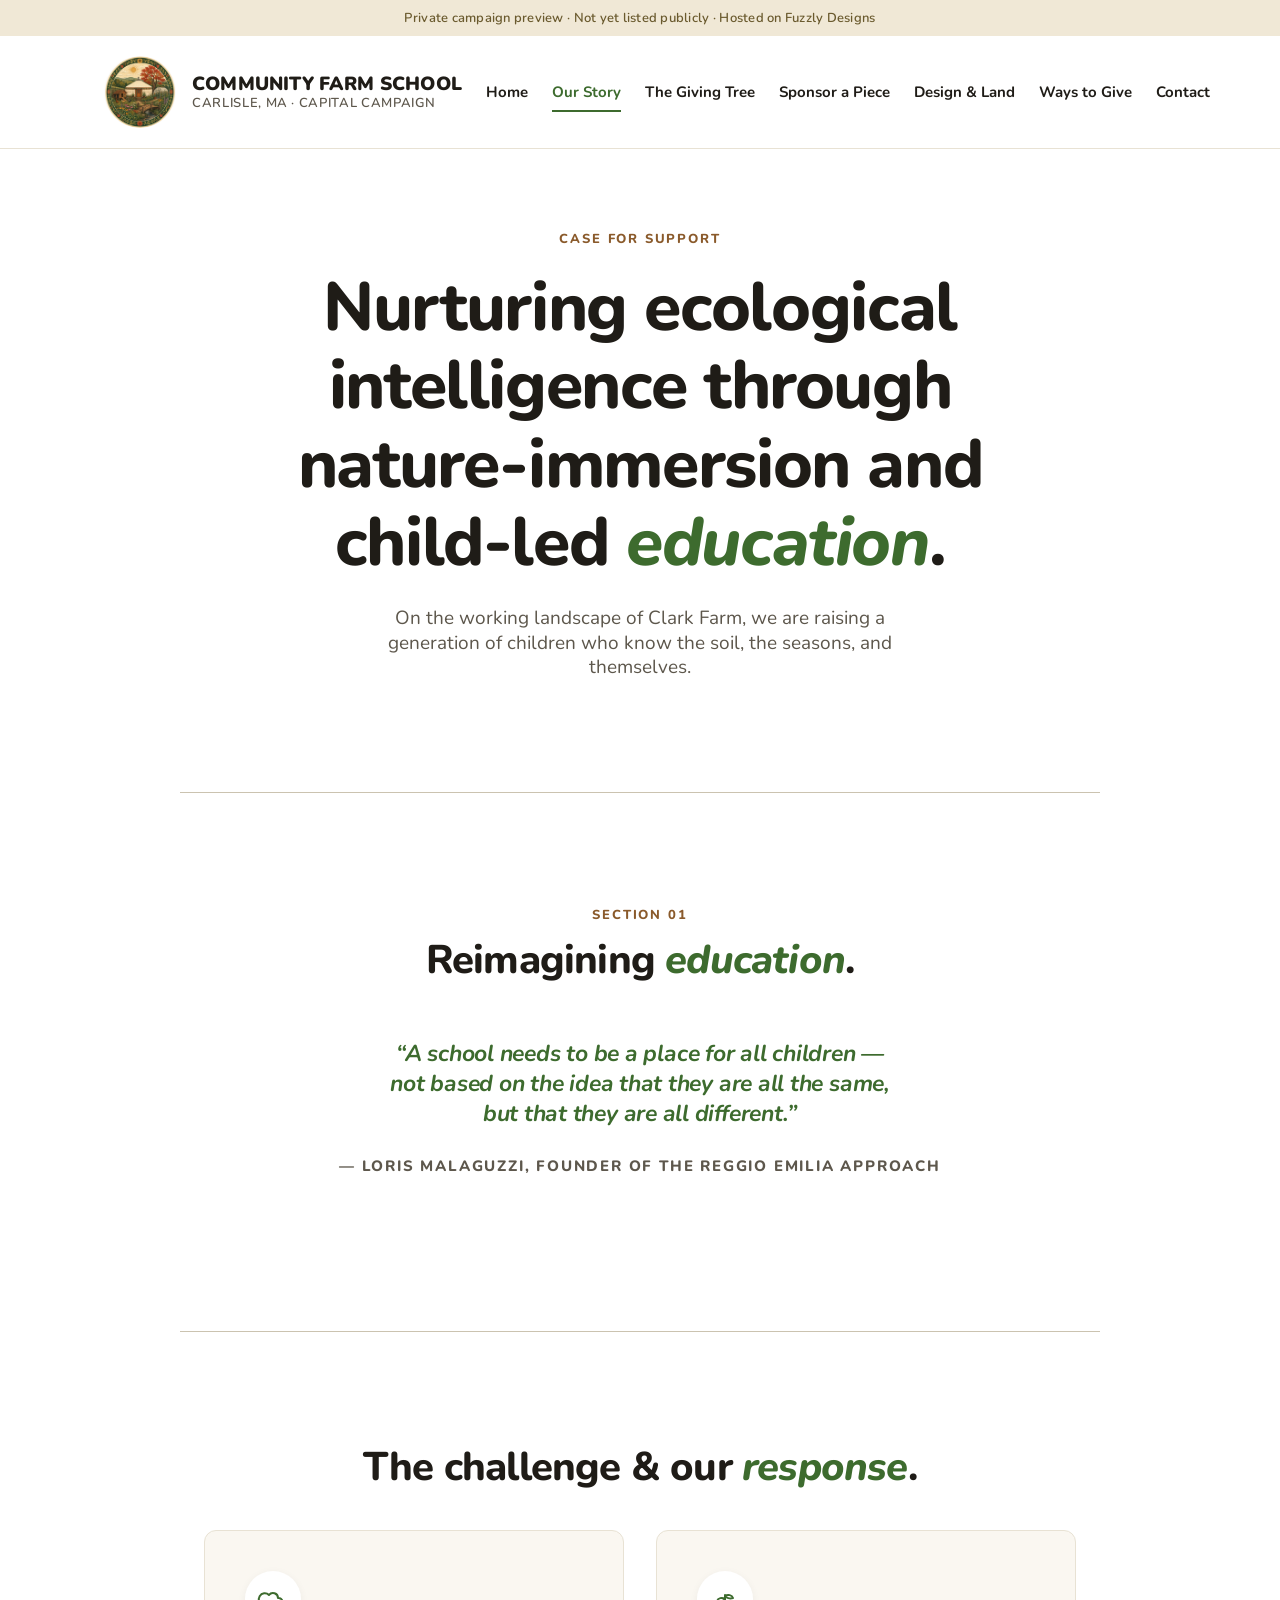
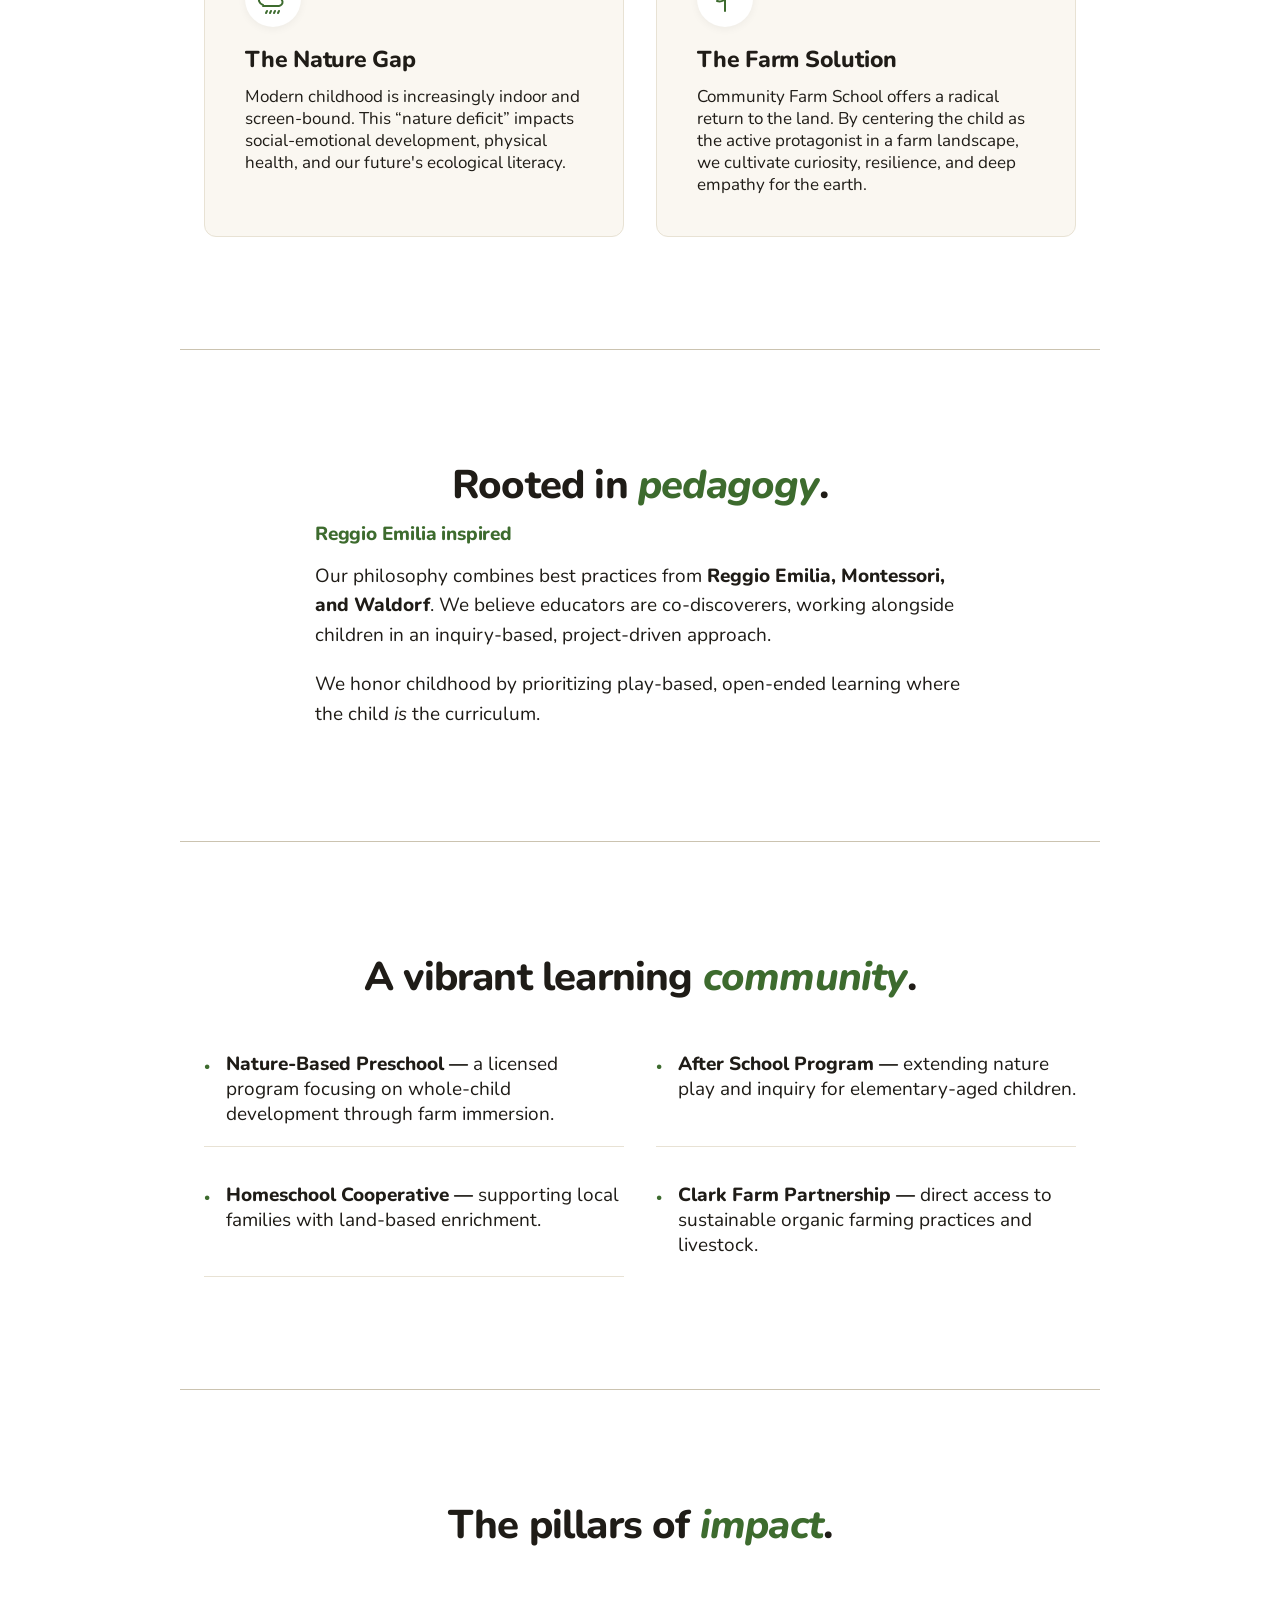
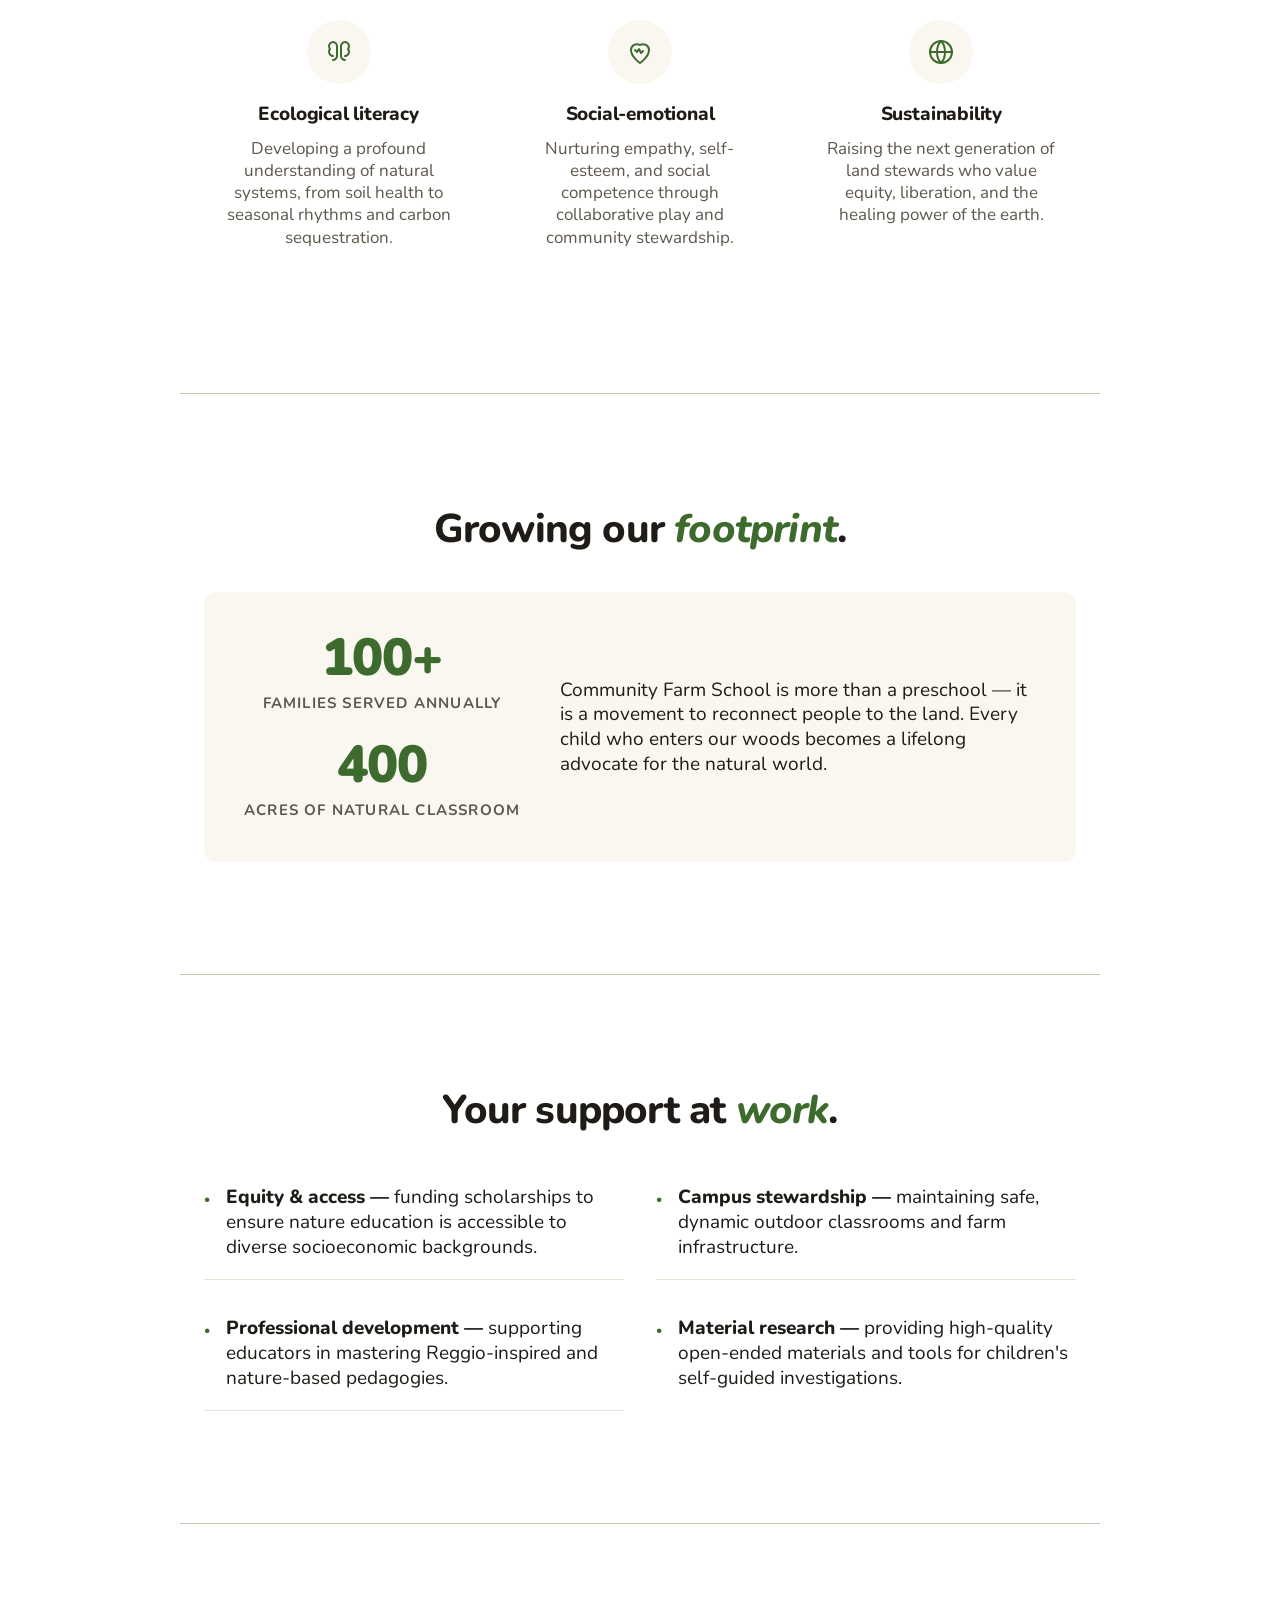
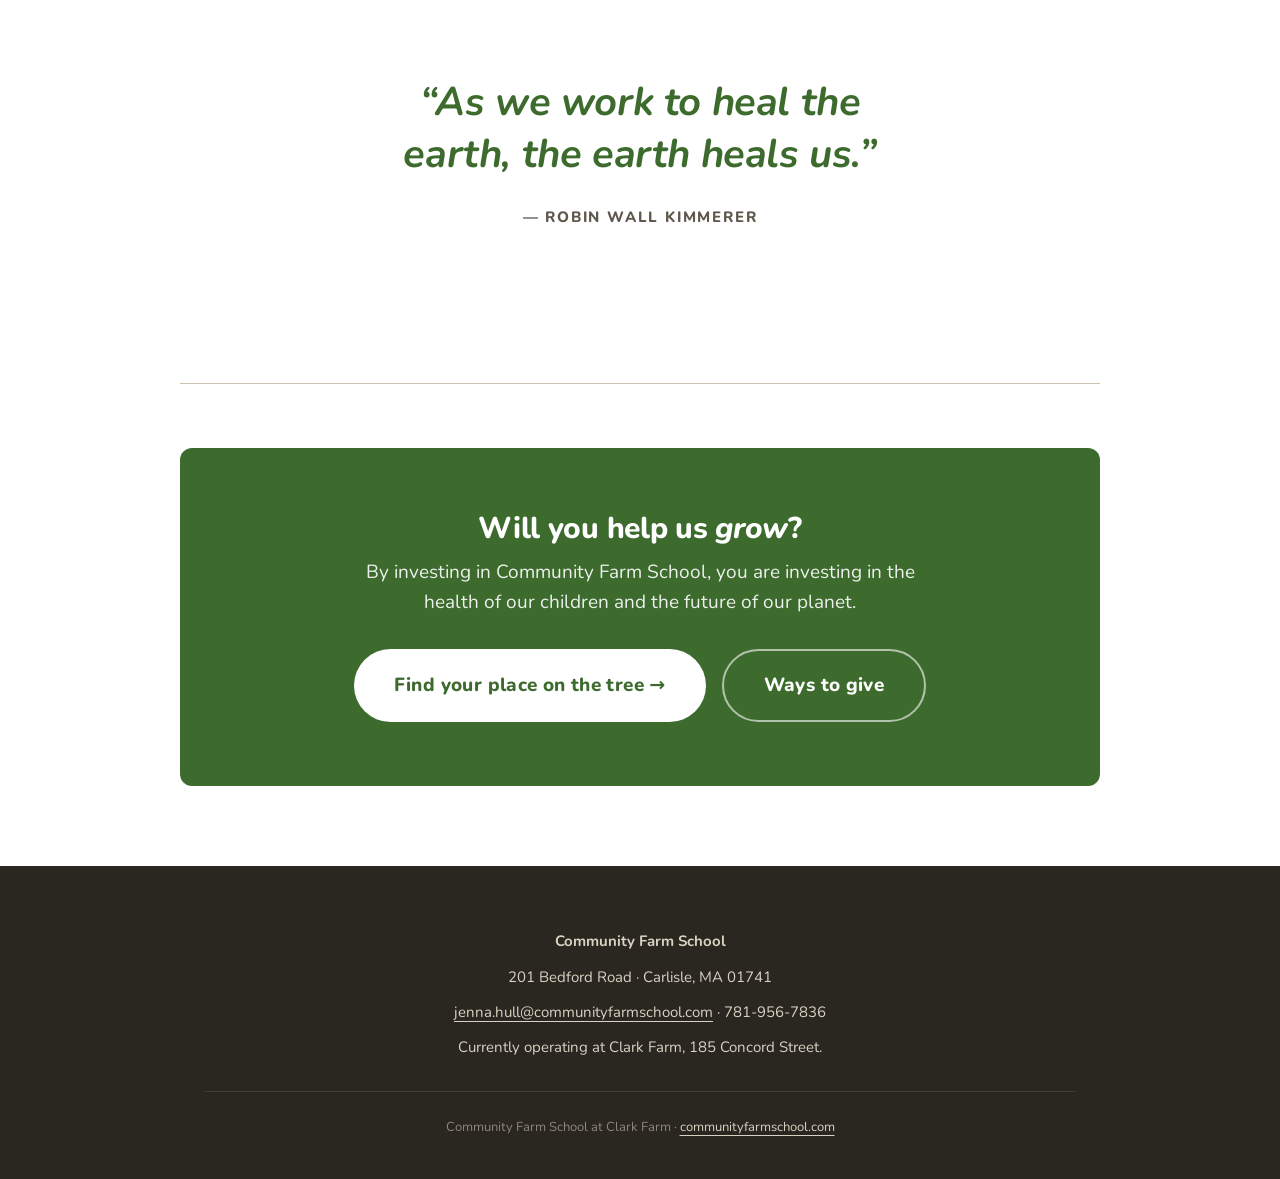
<file: story.html>
<!doctype html>
<html lang="en">
<head>
  <meta charset="UTF-8" />
  <meta name="viewport" content="width=device-width, initial-scale=1.0" />
  <meta name="robots" content="noindex, nofollow" />
  <title>Our Story — Community Farm School</title>
  <meta name="description" content="The case for support behind Community Farm School: nurturing ecological intelligence through nature-immersion and child-led education on the working landscape of Clark Farm." />
  <link rel="preconnect" href="https://fonts.googleapis.com" />
  <link rel="preconnect" href="https://fonts.gstatic.com" crossorigin />
  <link href="https://fonts.googleapis.com/css2?family=Nunito:ital,wght@0,400;0,600;0,700;0,800;0,900;1,400;1,700&display=swap" rel="stylesheet" />
  <link rel="stylesheet" href="css/style.css" />
  <link rel="icon" href="images/logo-badge.png" />
</head>
<body>
  <div class="private-banner">Private campaign preview · Not yet listed publicly · Hosted on Fuzzly Designs</div>

  <header class="header">
    <div class="container container--wide">
      <div class="header__inner">
        <a class="brand" href="index.html">
          <span class="brand__badge"><img src="images/logo-badge.png" alt="" /></span>
          <span class="brand__text">
            <span class="brand__name">Community Farm School</span>
            <span class="brand__sub">Carlisle, MA · Capital Campaign</span>
          </span>
        </a>
        <nav class="nav" aria-label="Primary">
          <button class="nav__toggle" id="navToggle" aria-label="Open menu" aria-expanded="false">
            <svg viewBox="0 0 24 24" fill="none" stroke-width="2" stroke-linecap="round"><path d="M4 6h16M4 12h16M4 18h16" /></svg>
          </button>
          <ul class="nav__list" id="navList">
            <li><a class="nav__link" href="index.html">Home</a></li>
            <li><a class="nav__link is-active" href="story.html">Our Story</a></li>
            <li><a class="nav__link" href="tree.html">The Giving Tree</a></li>
            <li><a class="nav__link" href="sponsor.html">Sponsor a Piece</a></li>
            <li><a class="nav__link" href="design.html">Design &amp; Land</a></li>
            <li><a class="nav__link" href="give.html">Ways to Give</a></li>
            <li><a class="nav__link" href="contact.html">Contact</a></li>
          </ul>
        </nav>
      </div>
    </div>
  </header>

  <main>
    <section class="page-hero">
      <div class="container">
        <p class="page-hero__eyebrow">Case for support</p>
        <h1 class="page-hero__title">Nurturing ecological intelligence through nature-immersion and child-led <em>education</em>.</h1>
        <p class="page-hero__subtitle">
          On the working landscape of Clark Farm, we are raising a generation of children who know the soil, the seasons, and themselves.
        </p>
      </div>
    </section>

    <hr class="container" style="border-color: var(--color-rule);" />

    <!-- ===================== Reimagining Education ===================== -->
    <section class="section">
      <div class="container container--narrow">
        <p class="story-eyebrow">Section 01</p>
        <h2 class="section-title">Reimagining <em>education</em>.</h2>
        <blockquote class="pullquote pullquote--small">
          <p>&ldquo;A school needs to be a place for all children &mdash; not based on the idea that they are all the same, but that they are all different.&rdquo;</p>
          <cite>&mdash; Loris Malaguzzi, founder of the Reggio Emilia approach</cite>
        </blockquote>
      </div>
    </section>

    <hr class="container" style="border-color: var(--color-rule);" />

    <!-- ===================== Challenge & Response ===================== -->
    <section class="section">
      <div class="container">
        <h2 class="section-title">The challenge &amp; our <em>response</em>.</h2>
        <div class="two-col">
          <div class="two-col__card">
            <div class="two-col__icon" aria-hidden="true">
              <svg viewBox="0 0 32 32" width="32" height="32" fill="none" stroke="currentColor" stroke-width="2" stroke-linecap="round" stroke-linejoin="round"><path d="M6 22a6 6 0 1 1 6-10 5 5 0 0 1 9 3 4 4 0 0 1 1 8H6z"/><path d="M10 28l-1 2M14 28l-1 2M18 28l-1 2M22 28l-1 2"/></svg>
            </div>
            <h3 class="two-col__title">The Nature Gap</h3>
            <p>Modern childhood is increasingly indoor and screen-bound. This &ldquo;nature deficit&rdquo; impacts social-emotional development, physical health, and our future's ecological literacy.</p>
          </div>
          <div class="two-col__card">
            <div class="two-col__icon" aria-hidden="true">
              <svg viewBox="0 0 32 32" width="32" height="32" fill="none" stroke="currentColor" stroke-width="2" stroke-linecap="round" stroke-linejoin="round"><path d="M16 28V12"/><path d="M16 16c-3-2-7-1-8 2 3 1 7 0 8-2z"/><path d="M16 13c3-2 7-1 8 2-3 1-7 0-8-2z"/></svg>
            </div>
            <h3 class="two-col__title">The Farm Solution</h3>
            <p>Community Farm School offers a radical return to the land. By centering the child as the active protagonist in a farm landscape, we cultivate curiosity, resilience, and deep empathy for the earth.</p>
          </div>
        </div>
      </div>
    </section>

    <hr class="container" style="border-color: var(--color-rule);" />

    <!-- ===================== Rooted in Pedagogy ===================== -->
    <section class="section">
      <div class="container">
        <h2 class="section-title">Rooted in <em>pedagogy</em>.</h2>
        <div class="prose">
          <h3 class="story-h3">Reggio Emilia inspired</h3>
          <p>Our philosophy combines best practices from <strong>Reggio Emilia, Montessori, and Waldorf</strong>. We believe educators are co-discoverers, working alongside children in an inquiry-based, project-driven approach.</p>
          <p>We honor childhood by prioritizing play-based, open-ended learning where the child <em>is</em> the curriculum.</p>
        </div>
      </div>
    </section>

    <hr class="container" style="border-color: var(--color-rule);" />

    <!-- ===================== Our Vibrant Community ===================== -->
    <section class="section">
      <div class="container">
        <h2 class="section-title">A vibrant learning <em>community</em>.</h2>
        <ul class="give-list give-list--two-col">
          <li><span class="bullet">&middot;</span><div><strong>Nature-Based Preschool &mdash;</strong> a licensed program focusing on whole-child development through farm immersion.</div></li>
          <li><span class="bullet">&middot;</span><div><strong>After School Program &mdash;</strong> extending nature play and inquiry for elementary-aged children.</div></li>
          <li><span class="bullet">&middot;</span><div><strong>Homeschool Cooperative &mdash;</strong> supporting local families with land-based enrichment.</div></li>
          <li><span class="bullet">&middot;</span><div><strong>Clark Farm Partnership &mdash;</strong> direct access to sustainable organic farming practices and livestock.</div></li>
        </ul>
      </div>
    </section>

    <hr class="container" style="border-color: var(--color-rule);" />

    <!-- ===================== Pillars of Impact ===================== -->
    <section class="section">
      <div class="container">
        <h2 class="section-title">The pillars of <em>impact</em>.</h2>
        <div class="three-col">
          <div class="pillar-card">
            <div class="pillar-card__icon" aria-hidden="true">
              <svg viewBox="0 0 32 32" width="32" height="32" fill="none" stroke="currentColor" stroke-width="2" stroke-linecap="round" stroke-linejoin="round"><path d="M10 6c-2 0-4 2-4 4 0 1 0 2 1 3-1 1-1 2-1 3 0 2 2 4 4 4M22 6c2 0 4 2 4 4 0 1 0 2-1 3 1 1 1 2 1 3 0 2-2 4-4 4M10 6c2 0 4 2 4 4v10c0 2-2 4-4 4M22 6c-2 0-4 2-4 4v10c0 2 2 4 4 4"/></svg>
            </div>
            <h3 class="pillar-card__title">Ecological literacy</h3>
            <p>Developing a profound understanding of natural systems, from soil health to seasonal rhythms and carbon sequestration.</p>
          </div>
          <div class="pillar-card">
            <div class="pillar-card__icon" aria-hidden="true">
              <svg viewBox="0 0 32 32" width="32" height="32" fill="none" stroke="currentColor" stroke-width="2" stroke-linecap="round" stroke-linejoin="round"><path d="M16 27s-9-6-9-13a6 6 0 0 1 9-5 6 6 0 0 1 9 5c0 7-9 13-9 13z"/><path d="M11 14l2 2 2-3 2 4 2-2"/></svg>
            </div>
            <h3 class="pillar-card__title">Social-emotional</h3>
            <p>Nurturing empathy, self-esteem, and social competence through collaborative play and community stewardship.</p>
          </div>
          <div class="pillar-card">
            <div class="pillar-card__icon" aria-hidden="true">
              <svg viewBox="0 0 32 32" width="32" height="32" fill="none" stroke="currentColor" stroke-width="2" stroke-linecap="round" stroke-linejoin="round"><circle cx="16" cy="16" r="11"/><path d="M5 16h22M16 5c3 3 4 7 4 11s-1 8-4 11M16 5c-3 3-4 7-4 11s1 8 4 11"/></svg>
            </div>
            <h3 class="pillar-card__title">Sustainability</h3>
            <p>Raising the next generation of land stewards who value equity, liberation, and the healing power of the earth.</p>
          </div>
        </div>
      </div>
    </section>

    <hr class="container" style="border-color: var(--color-rule);" />

    <!-- ===================== Footprint ===================== -->
    <section class="section">
      <div class="container">
        <h2 class="section-title">Growing our <em>footprint</em>.</h2>
        <div class="footprint">
          <div class="footprint__stats">
            <div class="footprint__stat">
              <div class="footprint__num">100+</div>
              <div class="footprint__label">Families served annually</div>
            </div>
            <div class="footprint__stat">
              <div class="footprint__num">400</div>
              <div class="footprint__label">Acres of natural classroom</div>
            </div>
          </div>
          <div class="footprint__text">
            <p>Community Farm School is more than a preschool &mdash; it is a movement to reconnect people to the land. Every child who enters our woods becomes a lifelong advocate for the natural world.</p>
          </div>
        </div>
      </div>
    </section>

    <hr class="container" style="border-color: var(--color-rule);" />

    <!-- ===================== Your support at work ===================== -->
    <section class="section">
      <div class="container">
        <h2 class="section-title">Your support at <em>work</em>.</h2>
        <ul class="give-list give-list--two-col">
          <li><span class="bullet">&middot;</span><div><strong>Equity &amp; access &mdash;</strong> funding scholarships to ensure nature education is accessible to diverse socioeconomic backgrounds.</div></li>
          <li><span class="bullet">&middot;</span><div><strong>Campus stewardship &mdash;</strong> maintaining safe, dynamic outdoor classrooms and farm infrastructure.</div></li>
          <li><span class="bullet">&middot;</span><div><strong>Professional development &mdash;</strong> supporting educators in mastering Reggio-inspired and nature-based pedagogies.</div></li>
          <li><span class="bullet">&middot;</span><div><strong>Material research &mdash;</strong> providing high-quality open-ended materials and tools for children's self-guided investigations.</div></li>
        </ul>
      </div>
    </section>

    <hr class="container" style="border-color: var(--color-rule);" />

    <!-- ===================== Kimmerer quote ===================== -->
    <section class="section pullquote-section">
      <div class="container container--narrow">
        <blockquote class="pullquote">
          <p>&ldquo;As we work to heal the earth, the earth heals us.&rdquo;</p>
          <cite>&mdash; Robin Wall Kimmerer</cite>
        </blockquote>
      </div>
    </section>

    <hr class="container" style="border-color: var(--color-rule);" />

    <!-- ===================== Will you help us grow? ===================== -->
    <section class="cta-band">
      <div class="container">
        <h2>Will you help us <em>grow</em>?</h2>
        <p>By investing in Community Farm School, you are investing in the health of our children and the future of our planet.</p>
        <div class="cta-band__buttons">
          <a class="btn btn--primary btn--lg" href="tree.html">Find your place on the tree &rarr;</a>
          <a class="btn btn--outline btn--lg" href="give.html">Ways to give</a>
        </div>
      </div>
    </section>
  </main>

  <footer class="footer">
    <div class="container">
      <p><strong>Community Farm School</strong></p>
      <p>201 Bedford Road · Carlisle, MA 01741</p>
      <p><a href="mailto:jenna.hull@communityfarmschool.com">jenna.hull@communityfarmschool.com</a> &middot; 781-956-7836</p>
      <p>Currently operating at Clark Farm, 185 Concord Street.</p>
      <div class="footer__credits">
        Community Farm School at Clark Farm &middot; <a href="https://communityfarmschool.com">communityfarmschool.com</a>
      </div>
    </div>
  </footer>

  <script src="js/app.js"></script>
</body>
</html>
</file>
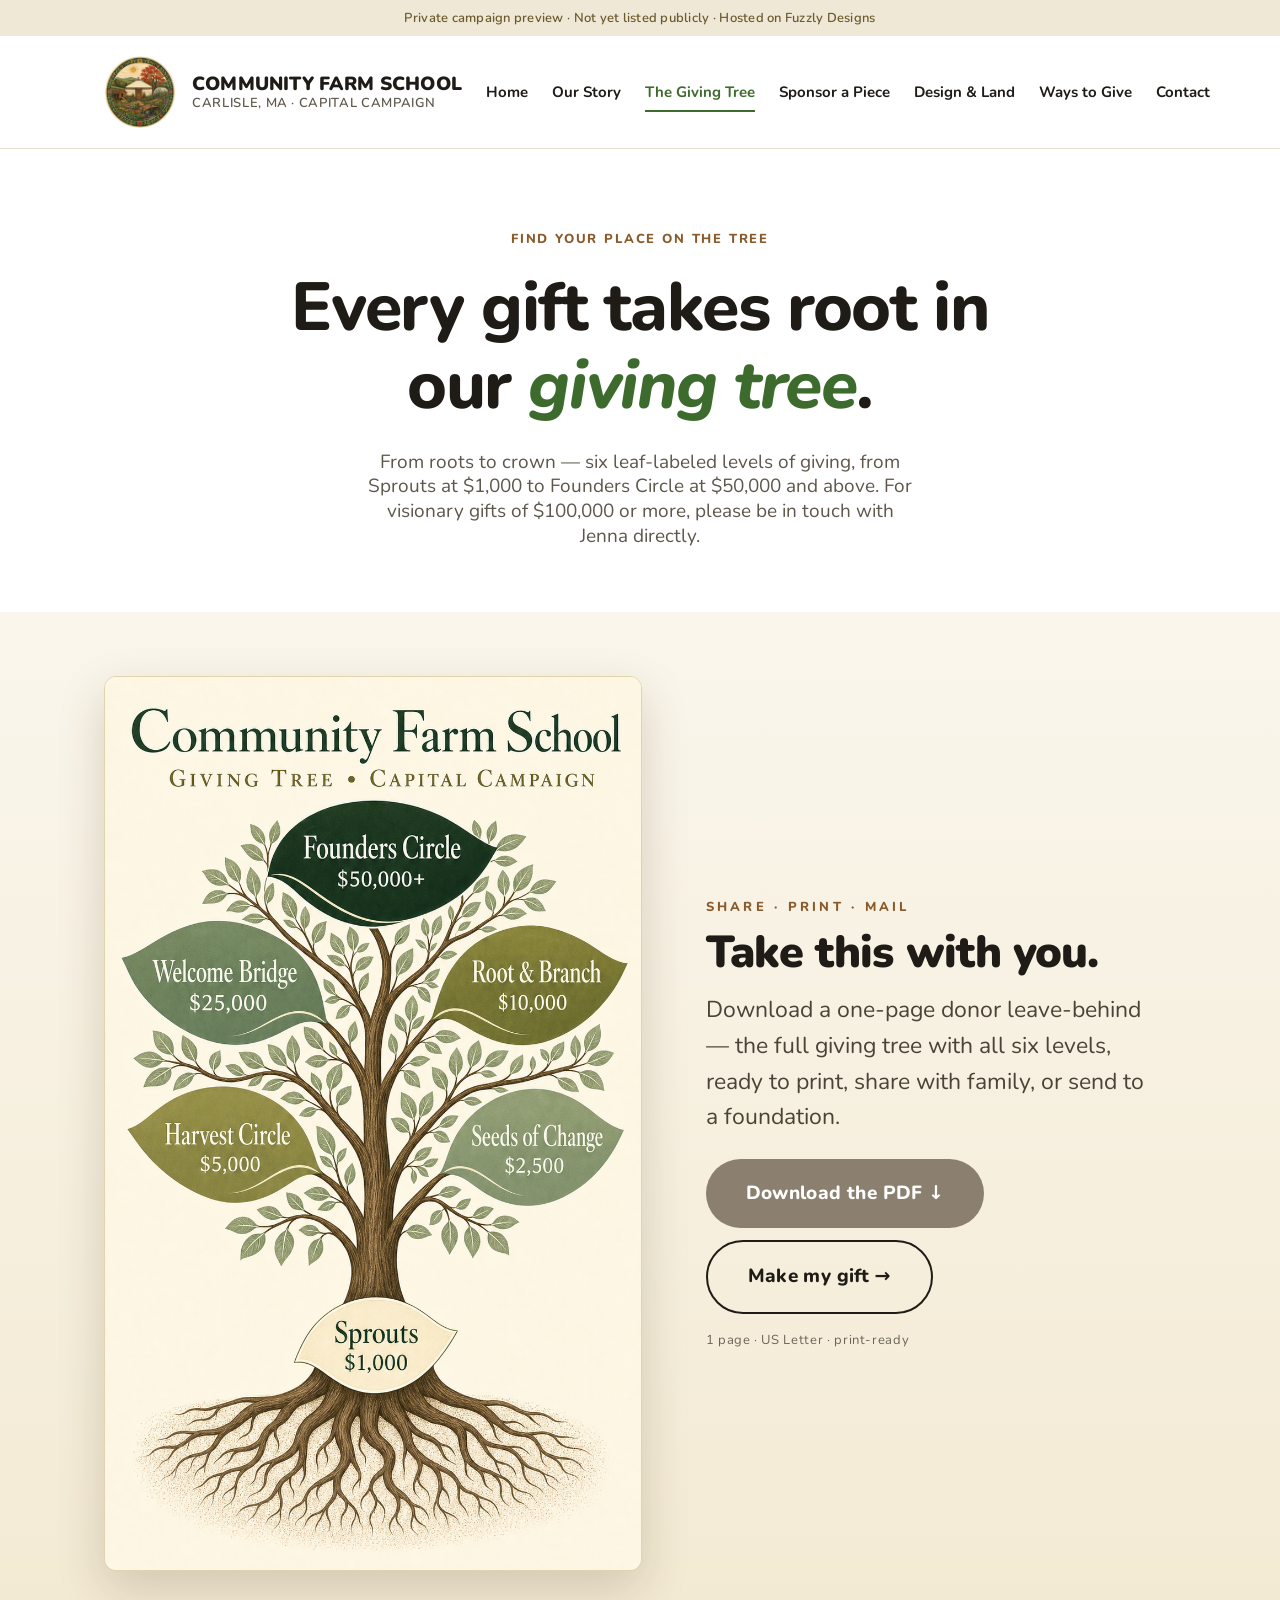
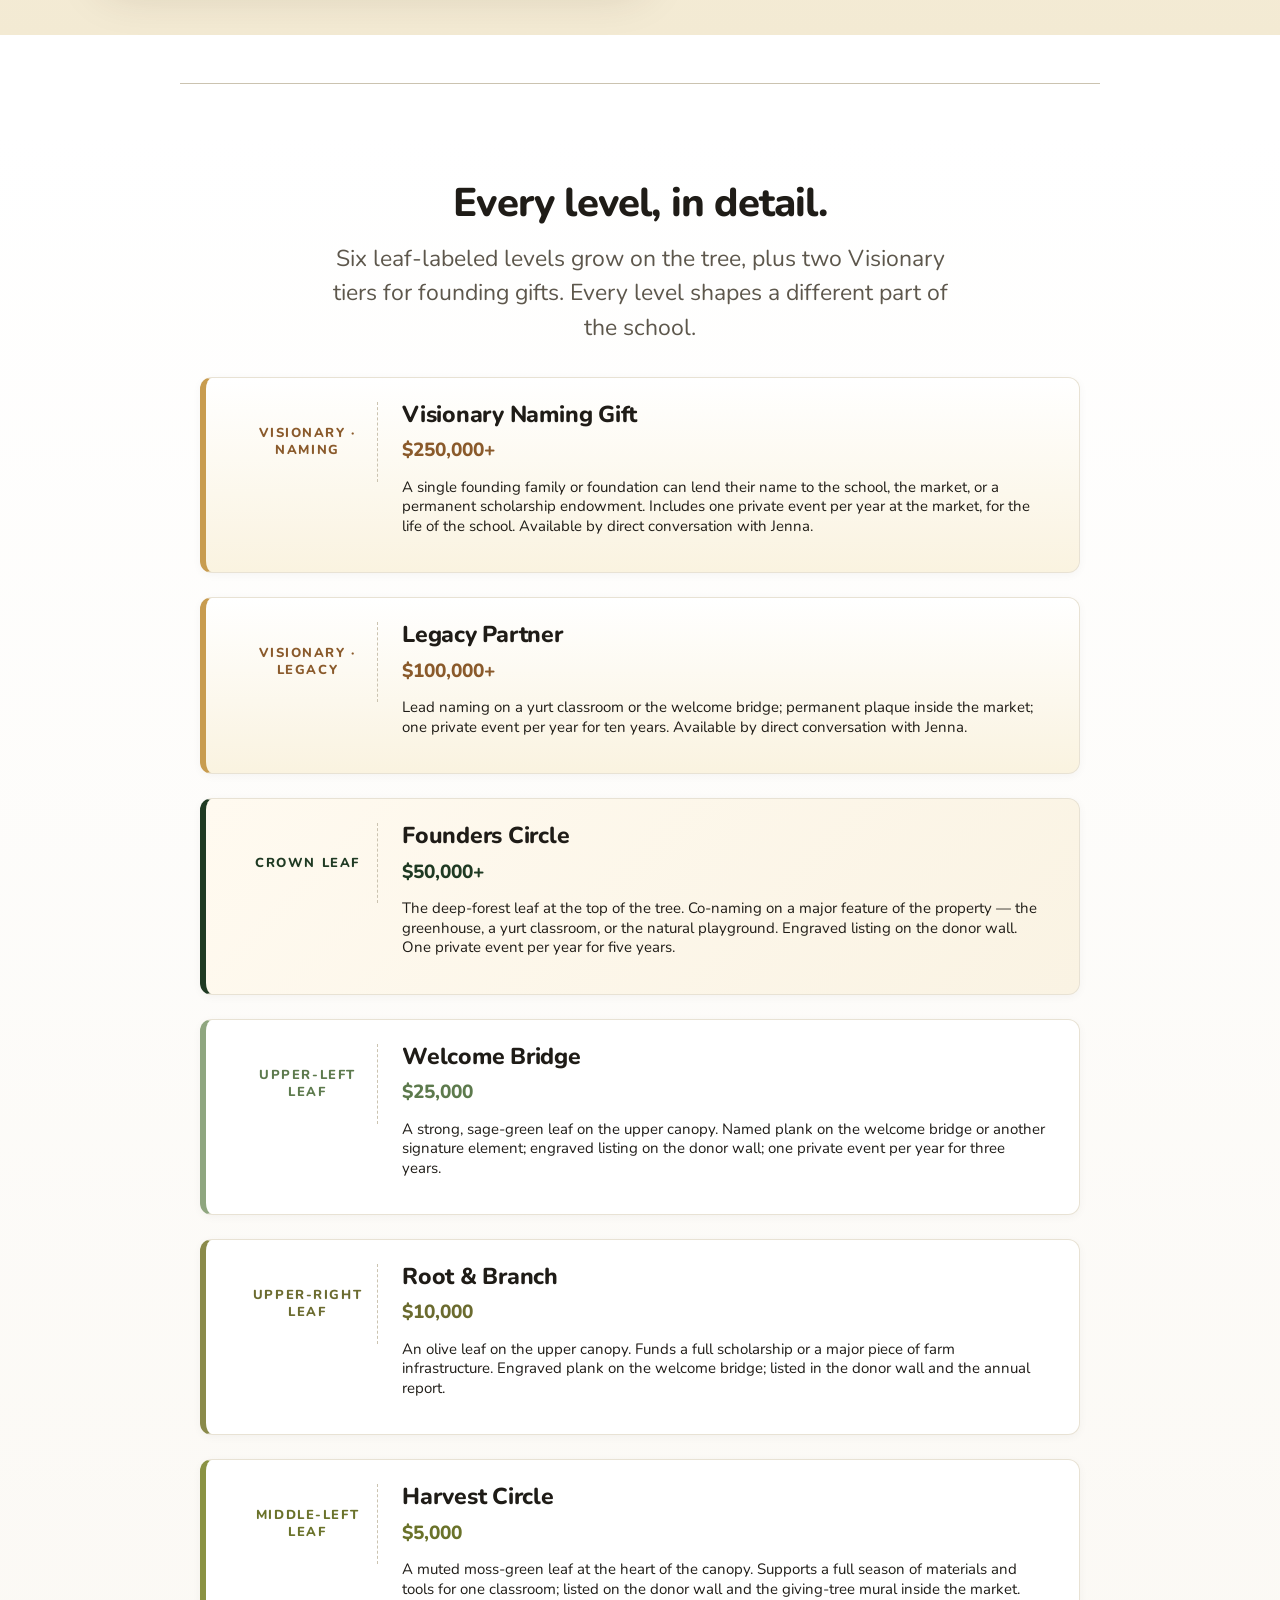
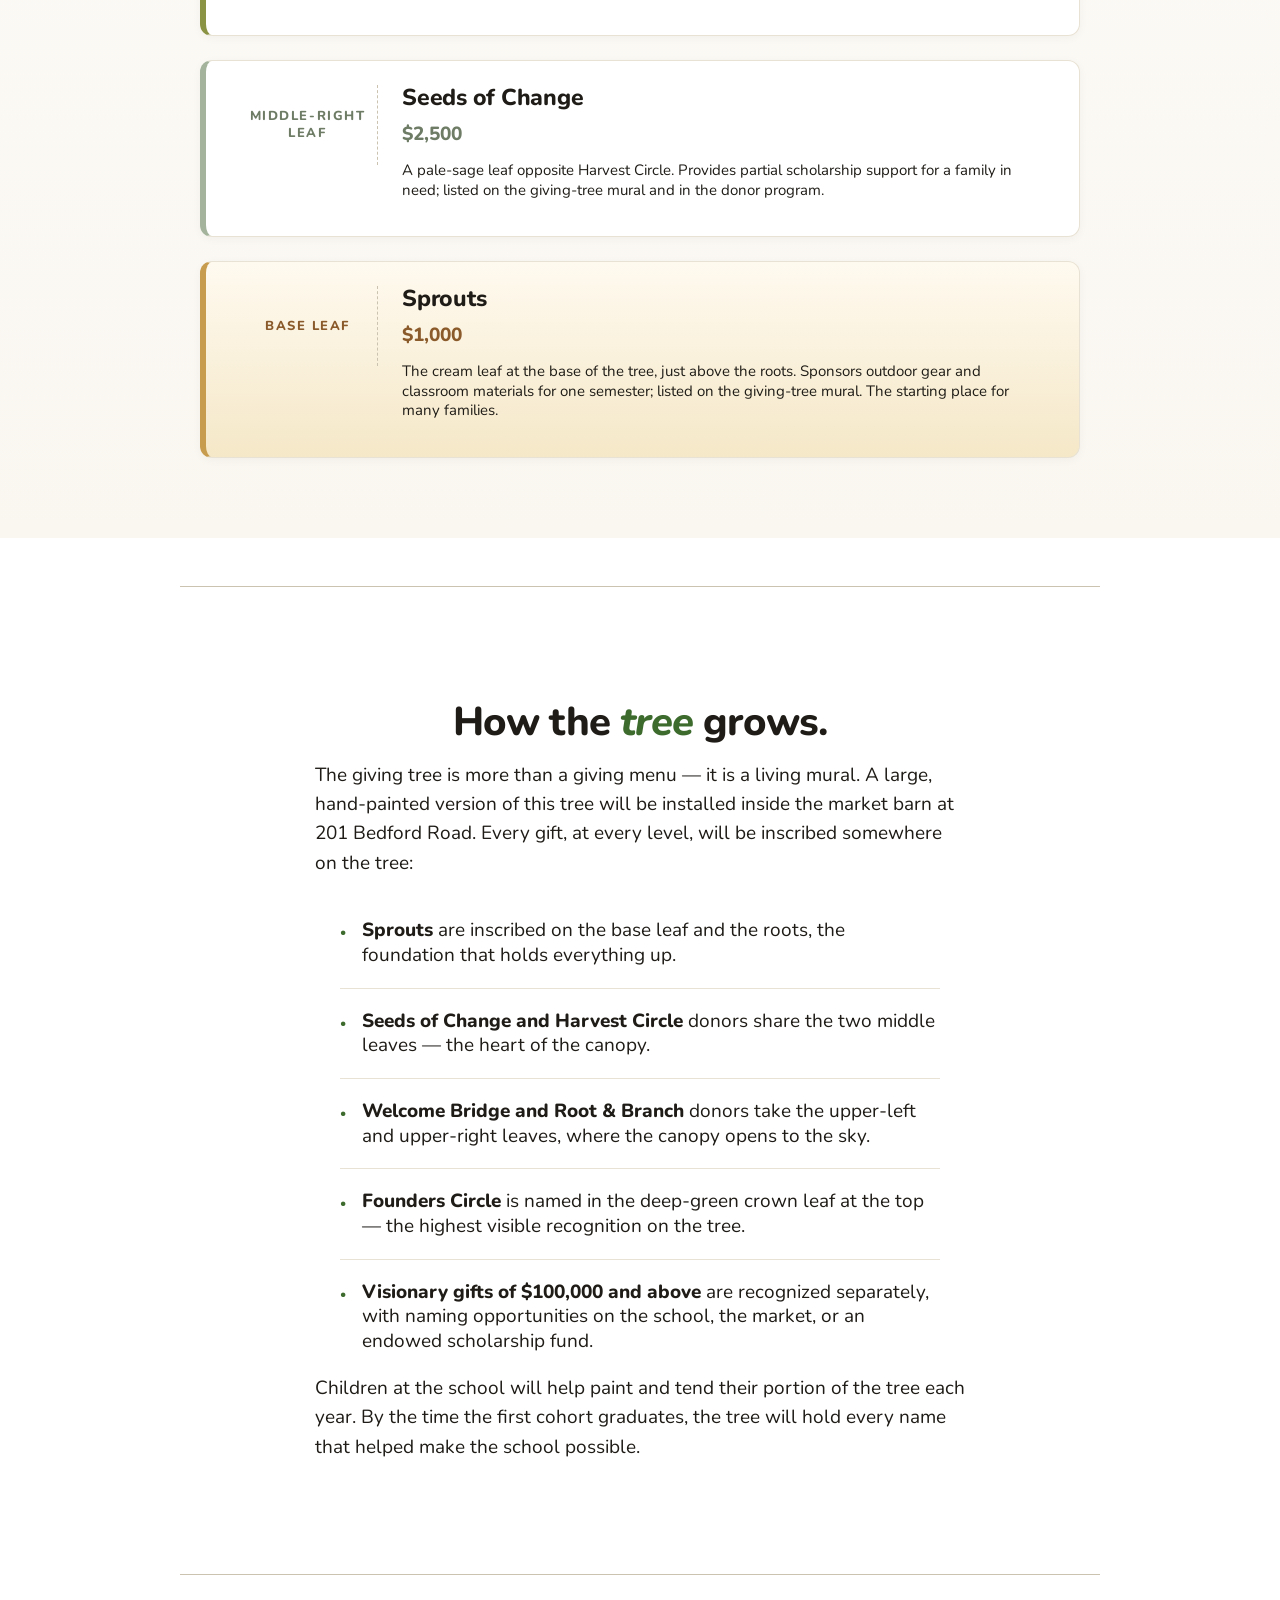
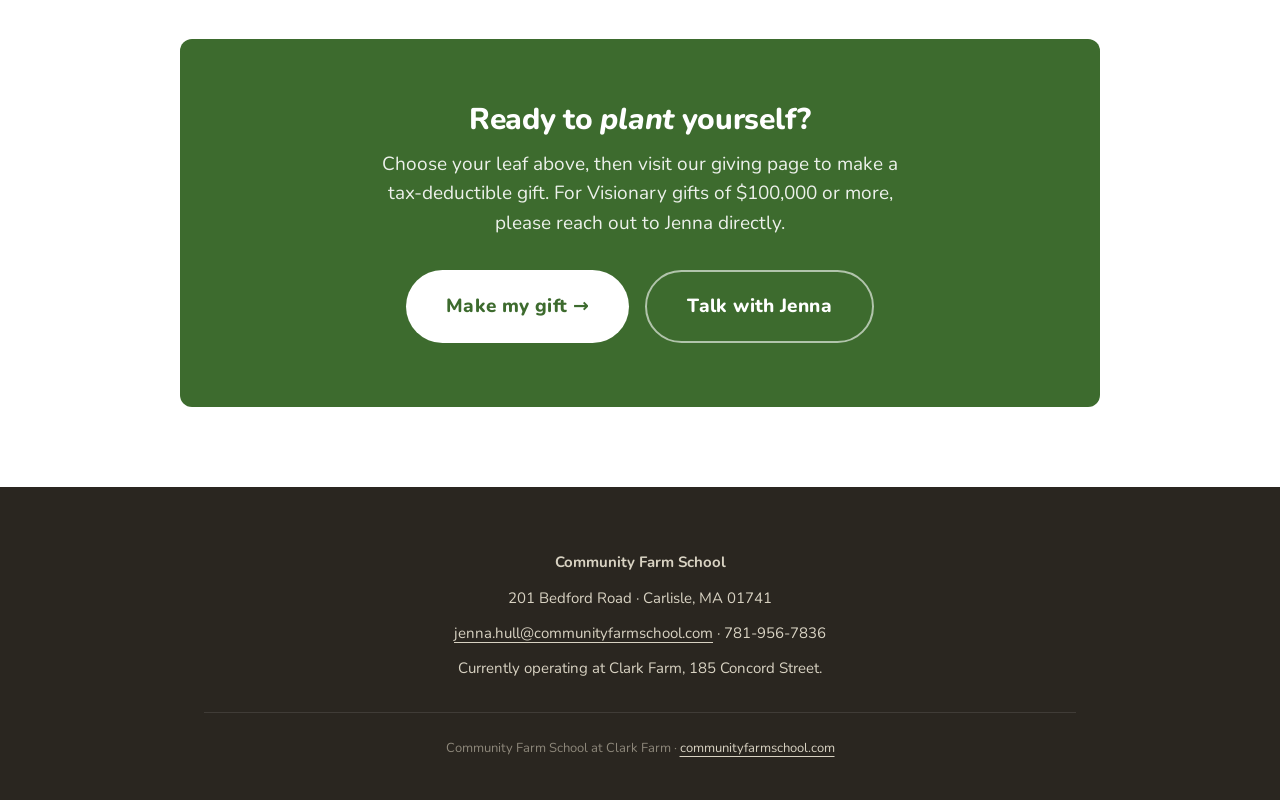
<file: tree.html>
<!doctype html>
<html lang="en">
<head>
  <meta charset="UTF-8" />
  <meta name="viewport" content="width=device-width, initial-scale=1.0" />
  <meta name="robots" content="noindex, nofollow" />
  <title>The Giving Tree &mdash; Community Farm School</title>
  <meta name="description" content="The Community Farm School Giving Tree: six leaf-labeled donor levels from Sprouts ($1,000) to Founders Circle ($50,000+), plus Visionary giving for founding gifts of $100,000 and above." />
  <link rel="preconnect" href="https://fonts.googleapis.com" />
  <link rel="preconnect" href="https://fonts.gstatic.com" crossorigin />
  <link href="https://fonts.googleapis.com/css2?family=Nunito:ital,wght@0,400;0,600;0,700;0,800;0,900;1,400;1,700&display=swap" rel="stylesheet" />
  <link rel="stylesheet" href="css/style.css" />
  <link rel="icon" href="images/logo-badge.png" />
</head>
<body>
  <div class="private-banner">Private campaign preview &middot; Not yet listed publicly &middot; Hosted on Fuzzly Designs</div>

  <header class="header">
    <div class="container container--wide">
      <div class="header__inner">
        <a class="brand" href="index.html">
          <span class="brand__badge"><img src="images/logo-badge.png" alt="" /></span>
          <span class="brand__text">
            <span class="brand__name">Community Farm School</span>
            <span class="brand__sub">Carlisle, MA &middot; Capital Campaign</span>
          </span>
        </a>
        <nav class="nav" aria-label="Primary">
          <button class="nav__toggle" id="navToggle" aria-label="Open menu" aria-expanded="false">
            <svg viewBox="0 0 24 24" fill="none" stroke-width="2" stroke-linecap="round"><path d="M4 6h16M4 12h16M4 18h16" /></svg>
          </button>
          <ul class="nav__list" id="navList">
            <li><a class="nav__link" href="index.html">Home</a></li>
            <li><a class="nav__link" href="story.html">Our Story</a></li>
            <li><a class="nav__link is-active" href="tree.html">The Giving Tree</a></li>
            <li><a class="nav__link" href="sponsor.html">Sponsor a Piece</a></li>
            <li><a class="nav__link" href="design.html">Design &amp; Land</a></li>
            <li><a class="nav__link" href="give.html">Ways to Give</a></li>
            <li><a class="nav__link" href="contact.html">Contact</a></li>
          </ul>
        </nav>
      </div>
    </div>
  </header>

  <main>
    <section class="page-hero">
      <div class="container">
        <p class="page-hero__eyebrow">Find your place on the tree</p>
        <h1 class="page-hero__title">Every gift takes root in our <em>giving tree</em>.</h1>
        <p class="page-hero__subtitle">
          From roots to crown &mdash; six leaf-labeled levels of giving, from Sprouts at $1,000 to Founders Circle at $50,000 and above. For visionary gifts of $100,000 or more, please be in touch with Jenna directly.
        </p>
      </div>
    </section>

    <!-- ===================== Poster + PDF download ===================== -->
    <section class="section poster-section">
      <div class="container container--wide">
        <div class="poster-wrap">
          <img class="poster-img"
               src="images/giving-tree-v3.png"
               alt="The Community Farm School Giving Tree: a hand-illustrated tree with six leaf-shaped labels reading Founders Circle $50,000+, Welcome Bridge $25,000, Root and Branch $10,000, Harvest Circle $5,000, Seeds of Change $2,500, and Sprouts $1,000." />
          <div class="poster-cta">
            <p class="poster-cta__eyebrow">Share &middot; Print &middot; Mail</p>
            <h2 class="poster-cta__title">Take this with you.</h2>
            <p class="poster-cta__body">Download a one-page donor leave-behind &mdash; the full giving tree with all six levels, ready to print, share with family, or send to a foundation.</p>
            <div class="poster-cta__buttons">
              <a class="btn btn--primary btn--lg"
                 href="downloads/community-farm-school-giving-tree.pdf"
                 download>
                Download the PDF &darr;
              </a>
              <a class="btn btn--outline btn--lg" href="give.html">Make my gift &rarr;</a>
            </div>
            <p class="poster-cta__note">1 page &middot; US Letter &middot; print-ready</p>
          </div>
        </div>
      </div>
    </section>

    <hr class="container" style="border-color: var(--color-rule);" />

    <!-- ===================== Detailed tier reference ===================== -->
    <section class="section tree-section">
      <div class="container container--wide">
        <h2 class="section-title">Every level, in detail.</h2>
        <p class="section-subtitle">Six leaf-labeled levels grow on the tree, plus two Visionary tiers for founding gifts. Every level shapes a different part of the school.</p>
        <div class="tree-layout tree-layout--list">
          <div class="tree-tiers tree-tiers--full">

            <!-- ============== VISIONARY (above the tree) ============== -->
            <div class="tier-card tier-card--visionary" id="visionary-naming">
              <div class="tier-card__marker">
                <span class="tier-card__pos">Visionary &middot; Naming</span>
              </div>
              <div class="tier-card__body">
                <h2 class="tier-card__name">Visionary Naming Gift</h2>
                <p class="tier-card__amt">$250,000+</p>
                <p class="tier-card__desc">A single founding family or foundation can lend their name to the school, the market, or a permanent scholarship endowment. Includes one private event per year at the market, for the life of the school. Available by direct conversation with Jenna.</p>
              </div>
            </div>

            <div class="tier-card tier-card--visionary" id="visionary-legacy">
              <div class="tier-card__marker">
                <span class="tier-card__pos">Visionary &middot; Legacy</span>
              </div>
              <div class="tier-card__body">
                <h2 class="tier-card__name">Legacy Partner</h2>
                <p class="tier-card__amt">$100,000+</p>
                <p class="tier-card__desc">Lead naming on a yurt classroom or the welcome bridge; permanent plaque inside the market; one private event per year for ten years. Available by direct conversation with Jenna.</p>
              </div>
            </div>

            <!-- ============== FOUNDERS CIRCLE (crown leaf) ============== -->
            <div class="tier-card tier-card--crown" id="founders-circle">
              <div class="tier-card__marker">
                <span class="tier-card__pos">Crown Leaf</span>
              </div>
              <div class="tier-card__body">
                <h2 class="tier-card__name">Founders Circle</h2>
                <p class="tier-card__amt">$50,000+</p>
                <p class="tier-card__desc">The deep-forest leaf at the top of the tree. Co-naming on a major feature of the property &mdash; the greenhouse, a yurt classroom, or the natural playground. Engraved listing on the donor wall. One private event per year for five years.</p>
              </div>
            </div>

            <!-- ============== WELCOME BRIDGE (upper-left leaf) ============== -->
            <div class="tier-card tier-card--upper-left" id="welcome-bridge">
              <div class="tier-card__marker">
                <span class="tier-card__pos">Upper-Left Leaf</span>
              </div>
              <div class="tier-card__body">
                <h2 class="tier-card__name">Welcome Bridge</h2>
                <p class="tier-card__amt">$25,000</p>
                <p class="tier-card__desc">A strong, sage-green leaf on the upper canopy. Named plank on the welcome bridge or another signature element; engraved listing on the donor wall; one private event per year for three years.</p>
              </div>
            </div>

            <!-- ============== ROOT & BRANCH (upper-right leaf) ============== -->
            <div class="tier-card tier-card--upper-right" id="root-branch">
              <div class="tier-card__marker">
                <span class="tier-card__pos">Upper-Right Leaf</span>
              </div>
              <div class="tier-card__body">
                <h2 class="tier-card__name">Root &amp; Branch</h2>
                <p class="tier-card__amt">$10,000</p>
                <p class="tier-card__desc">An olive leaf on the upper canopy. Funds a full scholarship or a major piece of farm infrastructure. Engraved plank on the welcome bridge; listed in the donor wall and the annual report.</p>
              </div>
            </div>

            <!-- ============== HARVEST CIRCLE (middle-left leaf) ============== -->
            <div class="tier-card tier-card--middle-left" id="harvest-circle">
              <div class="tier-card__marker">
                <span class="tier-card__pos">Middle-Left Leaf</span>
              </div>
              <div class="tier-card__body">
                <h2 class="tier-card__name">Harvest Circle</h2>
                <p class="tier-card__amt">$5,000</p>
                <p class="tier-card__desc">A muted moss-green leaf at the heart of the canopy. Supports a full season of materials and tools for one classroom; listed on the donor wall and the giving-tree mural inside the market.</p>
              </div>
            </div>

            <!-- ============== SEEDS OF CHANGE (middle-right leaf) ============== -->
            <div class="tier-card tier-card--middle-right" id="seeds-of-change">
              <div class="tier-card__marker">
                <span class="tier-card__pos">Middle-Right Leaf</span>
              </div>
              <div class="tier-card__body">
                <h2 class="tier-card__name">Seeds of Change</h2>
                <p class="tier-card__amt">$2,500</p>
                <p class="tier-card__desc">A pale-sage leaf opposite Harvest Circle. Provides partial scholarship support for a family in need; listed on the giving-tree mural and in the donor program.</p>
              </div>
            </div>

            <!-- ============== SPROUTS (base leaf, near roots) ============== -->
            <div class="tier-card tier-card--base" id="sprouts">
              <div class="tier-card__marker">
                <span class="tier-card__pos">Base Leaf</span>
              </div>
              <div class="tier-card__body">
                <h2 class="tier-card__name">Sprouts</h2>
                <p class="tier-card__amt">$1,000</p>
                <p class="tier-card__desc">The cream leaf at the base of the tree, just above the roots. Sponsors outdoor gear and classroom materials for one semester; listed on the giving-tree mural. The starting place for many families.</p>
              </div>
            </div>

          </div><!-- /.tree-tiers -->
        </div><!-- /.tree-layout -->
      </div>
    </section>

    <hr class="container" style="border-color: var(--color-rule);" />

    <!-- ===================== How recognition works ===================== -->
    <section class="section">
      <div class="container container--narrow">
        <h2 class="section-title">How the <em>tree</em> grows.</h2>
        <div class="prose">
          <p>The giving tree is more than a giving menu &mdash; it is a living mural. A large, hand-painted version of this tree will be installed inside the market barn at 201 Bedford Road. Every gift, at every level, will be inscribed somewhere on the tree:</p>
          <ul class="give-list">
            <li><span class="bullet">&middot;</span><div><strong>Sprouts</strong> are inscribed on the base leaf and the roots, the foundation that holds everything up.</div></li>
            <li><span class="bullet">&middot;</span><div><strong>Seeds of Change and Harvest Circle</strong> donors share the two middle leaves &mdash; the heart of the canopy.</div></li>
            <li><span class="bullet">&middot;</span><div><strong>Welcome Bridge and Root &amp; Branch</strong> donors take the upper-left and upper-right leaves, where the canopy opens to the sky.</div></li>
            <li><span class="bullet">&middot;</span><div><strong>Founders Circle</strong> is named in the deep-green crown leaf at the top &mdash; the highest visible recognition on the tree.</div></li>
            <li><span class="bullet">&middot;</span><div><strong>Visionary gifts of $100,000 and above</strong> are recognized separately, with naming opportunities on the school, the market, or an endowed scholarship fund.</div></li>
          </ul>
          <p>Children at the school will help paint and tend their portion of the tree each year. By the time the first cohort graduates, the tree will hold every name that helped make the school possible.</p>
        </div>
      </div>
    </section>

    <hr class="container" style="border-color: var(--color-rule);" />

    <section class="cta-band">
      <div class="container">
        <h2>Ready to <em>plant</em> yourself?</h2>
        <p>Choose your leaf above, then visit our giving page to make a tax-deductible gift. For Visionary gifts of $100,000 or more, please reach out to Jenna directly.</p>
        <div class="cta-band__buttons">
          <a class="btn btn--primary btn--lg" href="give.html">Make my gift &rarr;</a>
          <a class="btn btn--outline btn--lg" href="contact.html">Talk with Jenna</a>
        </div>
      </div>
    </section>
  </main>

  <footer class="footer">
    <div class="container">
      <p><strong>Community Farm School</strong></p>
      <p>201 Bedford Road &middot; Carlisle, MA 01741</p>
      <p><a href="mailto:jenna.hull@communityfarmschool.com">jenna.hull@communityfarmschool.com</a> &middot; 781-956-7836</p>
      <p>Currently operating at Clark Farm, 185 Concord Street.</p>
      <div class="footer__credits">
        Community Farm School at Clark Farm &middot; <a href="https://communityfarmschool.com">communityfarmschool.com</a>
      </div>
    </div>
  </footer>

  <script src="js/app.js"></script>
</body>
</html>
</file>
<file: css/style.css>
/* ============================================================
   Community Farm School — Capital Campaign Site
   Restyled to echo Castle Playground Carlisle:
   - White page, narrow centered column, generous whitespace
   - Rounded bold sans-serif (Nunito) for everything
   - Earth-tone CTA buttons, dark charcoal footer
   - No card grids in sponsor menu — vertical H2 list with $ price
   ============================================================ */

:root {
  /* Earth palette derived from CFS tree mark + warm neutrals */
  --color-bg: #ffffff;
  --color-surface: #faf7f1;
  --color-text: #1f1c17;
  --color-text-muted: #5d574c;
  --color-divider: #e8e2d4;
  --color-rule: #cbc3b0;

  --color-primary: #3d6b2e;     /* forest green */
  --color-primary-dark: #2d5121;
  --color-accent: #8a5a2b;      /* warm trunk brown */
  --color-cta: #8b8070;         /* Castle-style muted earth-tone CTA */
  --color-cta-dark: #6f6557;
  --color-gold: #c89c4f;

  --color-footer-bg: #2a2620;
  --color-footer-text: #d8d2c2;
  --color-footer-muted: #8d877a;

  /* Type scale */
  --text-xs: 0.8125rem;
  --text-sm: 0.9375rem;
  --text-base: 1.0625rem;
  --text-md: 1.1875rem;
  --text-lg: 1.4375rem;
  --text-xl: 1.875rem;
  --text-2xl: 2.5rem;
  --text-3xl: 3.25rem;
  --text-4xl: 4.25rem;

  --leading-tight: 1.15;
  --leading-snug: 1.3;
  --leading-normal: 1.55;
  --leading-loose: 1.75;

  /* Space scale */
  --space-1: 4px;
  --space-2: 8px;
  --space-3: 12px;
  --space-4: 16px;
  --space-5: 20px;
  --space-6: 24px;
  --space-8: 32px;
  --space-10: 40px;
  --space-12: 48px;
  --space-14: 56px;
  --space-16: 64px;
  --space-20: 80px;
  --space-24: 96px;
  --space-32: 128px;

  --max-w: 920px;       /* narrow centered column, like Castle */
  --max-w-wide: 1120px;
  --radius: 6px;
  --radius-lg: 12px;
}

/* ----------------------------- Reset ----------------------------- */
*, *::before, *::after { box-sizing: border-box; }
html { scroll-behavior: smooth; -webkit-text-size-adjust: 100%; }
body {
  margin: 0;
  font-family: "Nunito", "Nunito Sans", -apple-system, BlinkMacSystemFont, "Segoe UI", system-ui, sans-serif;
  font-size: var(--text-base);
  line-height: var(--leading-normal);
  color: var(--color-text);
  background: var(--color-bg);
  -webkit-font-smoothing: antialiased;
  -moz-osx-font-smoothing: grayscale;
}
img { max-width: 100%; display: block; height: auto; }
a { color: var(--color-primary); text-decoration: none; }
a:hover { text-decoration: underline; text-decoration-thickness: 2px; text-underline-offset: 3px; }
button { font: inherit; cursor: pointer; border: none; background: none; color: inherit; }
h1, h2, h3, h4, h5 { margin: 0; font-weight: 800; line-height: var(--leading-tight); letter-spacing: -0.01em; }
p { margin: 0; }
hr {
  border: none;
  border-top: 1px solid var(--color-divider);
  margin: var(--space-12) 0;
}

.container {
  width: 100%;
  max-width: var(--max-w);
  margin-inline: auto;
  padding-inline: var(--space-6);
}
.container--wide { max-width: var(--max-w-wide); }

/* ----------------------------- Banner ----------------------------- */
.private-banner {
  background: #f0e8d6;
  color: #6a5a2e;
  text-align: center;
  font-size: var(--text-xs);
  padding: var(--space-2) var(--space-6);
  letter-spacing: 0.02em;
  font-weight: 600;
}

/* ----------------------------- Header / Nav ----------------------------- */
.header {
  background: var(--color-bg);
  border-bottom: 1px solid var(--color-divider);
  position: sticky;
  top: 0;
  z-index: 50;
}
.header__inner {
  display: flex;
  align-items: center;
  justify-content: space-between;
  gap: var(--space-6);
  padding: var(--space-5) 0;
}
.brand {
  display: flex;
  align-items: center;
  gap: var(--space-4);
  text-decoration: none;
  color: var(--color-text);
  flex-shrink: 0;
}
.brand:hover { text-decoration: none; }
.brand__badge {
  width: 72px;
  height: 72px;
  flex-shrink: 0;
}
.brand__badge img { width: 100%; height: 100%; border-radius: 50%; }
.brand__text {
  display: flex;
  flex-direction: column;
  line-height: 1.1;
}
.brand__name {
  font-size: var(--text-md);
  font-weight: 900;
  letter-spacing: 0.01em;
  color: var(--color-text);
  text-transform: uppercase;
}
.brand__sub {
  font-size: var(--text-xs);
  font-weight: 600;
  color: var(--color-text-muted);
  letter-spacing: 0.05em;
  text-transform: uppercase;
  margin-top: 2px;
}

.nav {
  display: flex;
  align-items: center;
  gap: var(--space-6);
  flex-wrap: nowrap;
}
.nav__list {
  display: flex;
  align-items: center;
  gap: var(--space-6);
  list-style: none;
  margin: 0;
  padding: 0;
  flex-wrap: nowrap;
}
.nav__link {
  font-size: var(--text-sm);
  font-weight: 700;
  color: var(--color-text);
  white-space: nowrap;
  padding: var(--space-2) 0;
  border-bottom: 2px solid transparent;
  transition: border-color 0.15s ease;
}
.nav__link:hover { text-decoration: none; border-bottom-color: var(--color-primary); }
.nav__link.is-active { border-bottom-color: var(--color-primary); color: var(--color-primary); }

.nav__toggle {
  display: none;
  width: 44px;
  height: 44px;
  border-radius: var(--radius);
  align-items: center;
  justify-content: center;
}
.nav__toggle svg { width: 26px; height: 26px; stroke: currentColor; }

@media (max-width: 900px) {
  .nav__list {
    display: none;
    position: absolute;
    top: 100%;
    left: 0;
    right: 0;
    background: var(--color-bg);
    flex-direction: column;
    align-items: stretch;
    gap: 0;
    padding: var(--space-4) 0;
    border-bottom: 1px solid var(--color-divider);
    box-shadow: 0 8px 24px rgba(0,0,0,0.06);
  }
  .nav__list.is-open { display: flex; }
  .nav__list li { padding: 0 var(--space-6); }
  .nav__link {
    display: block;
    padding: var(--space-3) 0;
    border-bottom: 1px solid var(--color-divider);
    font-size: var(--text-base);
  }
  .nav__list li:last-child .nav__link { border-bottom: none; }
  .nav__toggle { display: flex; }
  .header { position: relative; }
  .brand__badge { width: 56px; height: 56px; }
  .brand__name { font-size: var(--text-base); }
}

/* ----------------------------- Buttons ----------------------------- */
.btn {
  display: inline-flex;
  align-items: center;
  justify-content: center;
  gap: var(--space-2);
  padding: var(--space-4) var(--space-8);
  border-radius: 999px;
  font-weight: 800;
  font-size: var(--text-base);
  letter-spacing: 0.02em;
  text-decoration: none;
  transition: background-color 0.15s ease, transform 0.05s ease;
  white-space: nowrap;
}
.btn--primary {
  background: var(--color-cta);
  color: #fff;
}
.btn--primary:hover {
  background: var(--color-cta-dark);
  text-decoration: none;
  color: #fff;
}
.btn--green {
  background: var(--color-primary);
  color: #fff;
}
.btn--green:hover {
  background: var(--color-primary-dark);
  text-decoration: none;
  color: #fff;
}
.btn--outline {
  background: transparent;
  color: var(--color-text);
  border: 2px solid var(--color-text);
}
.btn--outline:hover { background: var(--color-text); color: #fff; text-decoration: none; }
.btn--lg { padding: var(--space-5) var(--space-10); font-size: var(--text-md); }

/* ----------------------------- Page hero ----------------------------- */
.page-hero {
  padding: var(--space-20) 0 var(--space-16);
  text-align: center;
}
.page-hero__badge {
  width: 200px;
  height: 200px;
  margin: 0 auto var(--space-10);
  border-radius: 50%;
  display: block;
  box-shadow: 0 6px 28px rgba(0,0,0,0.08);
}
.page-hero__title {
  font-size: var(--text-4xl);
  letter-spacing: -0.02em;
  max-width: 18ch;
  margin-inline: auto;
}
.page-hero__title em {
  font-style: italic;
  color: var(--color-primary);
}
.page-hero__title u {
  text-decoration: underline;
  text-decoration-thickness: 4px;
  text-underline-offset: 6px;
  text-decoration-color: var(--color-primary);
}
.page-hero__subtitle {
  font-size: var(--text-md);
  color: var(--color-text-muted);
  margin-top: var(--space-6);
  max-width: 50ch;
  margin-inline: auto;
  line-height: var(--leading-snug);
}
.page-hero__subtitle a {
  color: var(--color-primary);
  text-decoration: underline;
  text-decoration-thickness: 2px;
  text-underline-offset: 4px;
  font-weight: 700;
}
.page-hero__cta-row {
  margin-top: var(--space-10);
  display: flex;
  justify-content: center;
  gap: var(--space-4);
  flex-wrap: wrap;
}

@media (max-width: 720px) {
  .page-hero { padding: var(--space-14) 0 var(--space-12); }
  .page-hero__title { font-size: var(--text-2xl); }
  .page-hero__badge { width: 150px; height: 150px; margin-bottom: var(--space-6); }
  .page-hero__subtitle { font-size: var(--text-base); }
}

/* ----------------------------- Generic blocks ----------------------------- */
.section {
  padding: var(--space-16) 0;
}
.section--tight { padding: var(--space-12) 0; }
.section-title {
  font-size: var(--text-2xl);
  text-align: center;
  letter-spacing: -0.02em;
  margin-bottom: var(--space-4);
}
.section-title em {
  font-style: italic;
  color: var(--color-primary);
}
.section-lead {
  font-size: var(--text-md);
  color: var(--color-text-muted);
  text-align: center;
  max-width: 60ch;
  margin: 0 auto var(--space-12);
  line-height: var(--leading-snug);
}
.prose { max-width: 65ch; margin-inline: auto; }
.prose p { margin-bottom: var(--space-5); font-size: var(--text-md); line-height: var(--leading-normal); }
.prose p:last-child { margin-bottom: 0; }
.prose strong { font-weight: 800; }
.center { text-align: center; }

/* ----------------------------- Mission / intro ----------------------------- */
.intro-block {
  text-align: center;
  max-width: 60ch;
  margin-inline: auto;
}
.intro-block p {
  font-size: var(--text-md);
  line-height: var(--leading-normal);
  margin-bottom: var(--space-5);
}
.intro-block p:last-child { margin-bottom: 0; }

/* ----------------------------- Stats row ----------------------------- */
.stats {
  display: grid;
  grid-template-columns: repeat(4, 1fr);
  gap: var(--space-6);
  margin-top: var(--space-12);
  padding: var(--space-8) 0;
  border-top: 1px solid var(--color-divider);
  border-bottom: 1px solid var(--color-divider);
  text-align: center;
}
.stat__num {
  font-size: clamp(1.25rem, 2.4vw, 1.875rem);
  font-weight: 900;
  color: var(--color-primary);
  letter-spacing: -0.01em;
  line-height: 1.1;
}
.stat__label {
  font-size: var(--text-xs);
  color: var(--color-text-muted);
  text-transform: uppercase;
  letter-spacing: 0.06em;
  font-weight: 700;
  margin-top: var(--space-2);
}
@media (max-width: 720px) {
  .stats { grid-template-columns: repeat(2, 1fr); gap: var(--space-4); }
}

/* ----------------------------- Stretch goal cards ----------------------------- */
.stretch-grid {
  display: grid;
  grid-template-columns: repeat(3, 1fr);
  gap: var(--space-8);
  margin-top: var(--space-12);
}
.stretch-card {
  background: var(--color-surface);
  border: 1px solid var(--color-rule);
  border-radius: 14px;
  padding: var(--space-10) var(--space-8);
  text-align: center;
  display: flex;
  flex-direction: column;
  gap: var(--space-3);
}
.stretch-card--featured {
  background: #fff;
  border-color: var(--color-primary);
  border-width: 2px;
  position: relative;
}
.stretch-card--featured::before {
  content: "Where we'd love to land";
  position: absolute;
  top: -12px;
  left: 50%;
  transform: translateX(-50%);
  background: var(--color-primary);
  color: #fff;
  font-size: var(--text-xs);
  font-weight: 800;
  text-transform: uppercase;
  letter-spacing: 0.06em;
  padding: 4px 12px;
  border-radius: 999px;
  white-space: nowrap;
}
.stretch-card__num {
  font-size: var(--text-2xl);
  font-weight: 900;
  color: var(--color-primary);
  letter-spacing: -0.02em;
  line-height: 1;
}
.stretch-card--featured .stretch-card__num {
  color: var(--color-accent);
}
.stretch-card__title {
  font-size: var(--text-lg);
  font-weight: 800;
  margin: 0;
  letter-spacing: -0.005em;
}
.stretch-card p {
  font-size: var(--text-sm);
  color: var(--color-text);
  line-height: var(--leading-relaxed);
  margin: 0;
}
@media (max-width: 820px) {
  .stretch-grid { grid-template-columns: 1fr; gap: var(--space-10); }
  .stretch-card--featured::before { font-size: 10px; }
}

/* ----------------------------- Sponsor menu (Castle-style H2 list) ----------------------------- */
.menu-tier {
  margin: var(--space-16) 0;
}
.menu-tier__head {
  text-align: center;
  margin-bottom: var(--space-10);
  padding-bottom: var(--space-6);
  border-bottom: 1px solid var(--color-rule);
}
.menu-tier__name {
  font-size: var(--text-xl);
  letter-spacing: -0.01em;
}
.menu-tier__range {
  display: block;
  margin-top: var(--space-2);
  font-size: var(--text-sm);
  color: var(--color-text-muted);
  font-weight: 700;
  letter-spacing: 0.04em;
  text-transform: uppercase;
}
.menu-tier__items {
  list-style: none;
  margin: 0;
  padding: 0;
}
.menu-row {
  padding: var(--space-8) 0;
  border-bottom: 1px solid var(--color-divider);
}
.menu-row:last-child { border-bottom: none; }
.menu-row__title {
  font-size: var(--text-lg);
  font-weight: 800;
  text-align: center;
  line-height: var(--leading-snug);
  margin-bottom: var(--space-2);
  letter-spacing: -0.005em;
}
.menu-row__price {
  color: var(--color-accent);
  font-weight: 900;
  margin-left: var(--space-2);
}
.menu-row__status {
  display: block;
  text-align: center;
  font-size: var(--text-sm);
  color: var(--color-text-muted);
  font-style: italic;
  font-weight: 600;
}
.menu-tier--corporate {
  background: var(--color-surface);
  border: 1px solid var(--color-rule);
  border-radius: 14px;
  padding: var(--space-12) var(--space-10);
  margin: var(--space-20) 0;
}
.menu-tier--corporate .menu-tier__head {
  border-bottom-color: var(--color-primary);
}
.menu-tier--corporate .menu-tier__name em {
  font-style: italic;
  color: var(--color-primary);
  font-weight: 700;
}
.menu-tier__lede {
  max-width: 62ch;
  margin: 0 auto var(--space-10);
  text-align: center;
  color: var(--color-text);
  line-height: var(--leading-relaxed);
}
.menu-tier__fineprint {
  max-width: 62ch;
  margin: var(--space-10) auto 0;
  text-align: center;
  font-size: var(--text-sm);
  color: var(--color-text-muted);
  font-style: italic;
  line-height: var(--leading-relaxed);
}
.menu-row__status--available {
  color: var(--color-primary);
  font-style: normal;
  font-weight: 800;
  text-transform: uppercase;
  letter-spacing: 0.06em;
  font-size: var(--text-xs);
}

.menu-row--featured {
  background: var(--color-surface);
  border: 1px solid var(--color-divider);
  border-radius: var(--radius-lg);
  padding: var(--space-8) var(--space-6);
  margin-bottom: var(--space-4);
}
.menu-row--featured .menu-row__title {
  font-size: var(--text-xl);
}

/* "Still waiting for sponsorship" highlight strip */
.waiting-list {
  border-top: 3px solid var(--color-primary);
  border-bottom: 3px solid var(--color-primary);
  padding: var(--space-10) 0;
  margin: var(--space-16) 0;
  background: var(--color-surface);
}
.waiting-list__head {
  text-align: center;
  margin-bottom: var(--space-8);
}
.waiting-list__head h2 {
  font-size: var(--text-xl);
  letter-spacing: -0.01em;
}
.waiting-list__head p {
  margin-top: var(--space-2);
  color: var(--color-text-muted);
  font-size: var(--text-sm);
  font-weight: 600;
  letter-spacing: 0.04em;
  text-transform: uppercase;
}

/* ----------------------------- Ways to give list ----------------------------- */
.give-list { list-style: none; padding: 0; margin: 0; max-width: 60ch; margin-inline: auto; }
.give-list li {
  display: flex;
  align-items: flex-start;
  gap: var(--space-4);
  padding: var(--space-5) 0;
  border-bottom: 1px solid var(--color-divider);
  font-size: var(--text-md);
  line-height: var(--leading-snug);
}
.give-list li:last-child { border-bottom: none; }
.give-list strong { font-weight: 800; }
.give-list .bullet {
  color: var(--color-primary);
  font-weight: 900;
  font-size: var(--text-lg);
  line-height: 1;
  margin-top: 2px;
}

/* ----------------------------- Sponsors recognition tiers ----------------------------- */
.tier-block {
  text-align: center;
  padding: var(--space-12) 0;
  border-bottom: 1px solid var(--color-divider);
}
.tier-block:last-child { border-bottom: none; }
.tier-block__name {
  font-size: var(--text-xl);
  letter-spacing: 0.04em;
  text-transform: uppercase;
}
.tier-block__range {
  margin-top: var(--space-2);
  color: var(--color-text-muted);
  font-size: var(--text-sm);
  font-weight: 700;
  letter-spacing: 0.04em;
  text-transform: uppercase;
}
.tier-block__list {
  margin-top: var(--space-6);
  font-size: var(--text-md);
  color: var(--color-text);
  line-height: var(--leading-loose);
}
.tier-block__list em {
  font-style: italic;
  color: var(--color-text-muted);
}

/* ----------------------------- Site plan figure ----------------------------- */
.figure {
  margin: var(--space-12) 0;
  text-align: center;
}
.figure img {
  width: 100%;
  border-radius: var(--radius-lg);
  box-shadow: 0 8px 32px rgba(0,0,0,0.08);
  border: 1px solid var(--color-divider);
}
.figure figcaption {
  margin-top: var(--space-4);
  font-size: var(--text-sm);
  color: var(--color-text-muted);
  font-style: italic;
}

/* ----------------------------- Bridge breakdown table ----------------------------- */
.breakdown {
  margin: var(--space-12) auto;
  max-width: 720px;
  width: 100%;
  border-collapse: collapse;
  font-size: var(--text-base);
}
.breakdown th, .breakdown td {
  padding: var(--space-4) var(--space-5);
  text-align: left;
  border-bottom: 1px solid var(--color-divider);
}
.breakdown th {
  font-weight: 800;
  text-transform: uppercase;
  font-size: var(--text-xs);
  letter-spacing: 0.06em;
  color: var(--color-text-muted);
  border-bottom: 2px solid var(--color-rule);
}
.breakdown td:nth-child(2),
.breakdown th:nth-child(2),
.breakdown td:nth-child(3),
.breakdown th:nth-child(3),
.breakdown td:nth-child(4),
.breakdown th:nth-child(4) {
  text-align: right;
  font-variant-numeric: tabular-nums;
}
.breakdown tr.is-total td {
  font-weight: 900;
  border-top: 2px solid var(--color-rule);
  border-bottom: none;
  padding-top: var(--space-5);
  font-size: var(--text-md);
}
@media (max-width: 720px) {
  .breakdown { font-size: var(--text-sm); }
  .breakdown th, .breakdown td { padding: var(--space-3) var(--space-3); }
}

/* ----------------------------- CTA band ----------------------------- */
.cta-band {
  background: var(--color-primary);
  color: #fff;
  text-align: center;
  padding: var(--space-16) var(--space-6);
  border-radius: var(--radius-lg);
  margin: var(--space-16) auto;
  max-width: var(--max-w);
}
.cta-band h2 {
  font-size: var(--text-xl);
  margin-bottom: var(--space-3);
}
.cta-band p {
  font-size: var(--text-md);
  opacity: 0.9;
  margin-bottom: var(--space-8);
  max-width: 50ch;
  margin-inline: auto;
}
.cta-band .btn {
  background: #fff;
  color: var(--color-primary);
}
.cta-band .btn:hover { background: var(--color-surface); color: var(--color-primary-dark); }

/* ----------------------------- Contact card ----------------------------- */
.contact-card {
  border: 1px solid var(--color-divider);
  border-radius: var(--radius-lg);
  padding: var(--space-10);
  display: grid;
  grid-template-columns: 1fr 1fr;
  gap: var(--space-10);
  margin: var(--space-12) auto;
  max-width: 720px;
}
@media (max-width: 720px) {
  .contact-card { grid-template-columns: 1fr; padding: var(--space-6); gap: var(--space-6); }
}
.contact-card__label {
  font-size: var(--text-xs);
  text-transform: uppercase;
  letter-spacing: 0.08em;
  color: var(--color-text-muted);
  font-weight: 800;
  margin-bottom: var(--space-3);
}
.contact-card__name {
  font-size: var(--text-lg);
  font-weight: 800;
  margin-bottom: var(--space-4);
}
.contact-card a {
  color: var(--color-primary);
  font-weight: 700;
  word-break: break-word;
}
.contact-card p {
  margin-top: var(--space-2);
  color: var(--color-text-muted);
  font-size: var(--text-sm);
}

/* ----------------------------- Inline disclaimer ----------------------------- */
.disclaimer {
  font-style: italic;
  font-size: var(--text-sm);
  color: var(--color-text-muted);
  text-align: center;
  max-width: 60ch;
  margin: var(--space-10) auto;
  line-height: var(--leading-snug);
}

/* ----------------------------- Footer ----------------------------- */
.footer {
  background: var(--color-footer-bg);
  color: var(--color-footer-text);
  padding: var(--space-16) 0 var(--space-10);
  margin-top: var(--space-20);
  text-align: center;
}
.footer p {
  margin-bottom: var(--space-3);
  font-size: var(--text-sm);
}
.footer a { color: var(--color-footer-text); text-decoration: underline; text-underline-offset: 4px; }
.footer a:hover { color: #fff; }
.footer__credits {
  margin-top: var(--space-8);
  padding-top: var(--space-6);
  border-top: 1px solid rgba(255,255,255,0.1);
  font-size: var(--text-xs);
  color: var(--color-footer-muted);
  line-height: var(--leading-loose);
}

/* ============================================================
   Match challenge banner (homepage + tree.html)
   ============================================================ */
.match-banner {
  background: linear-gradient(135deg, #f7efd9 0%, #f0e3b8 100%);
  border-top: 3px solid var(--color-gold);
  border-bottom: 3px solid var(--color-gold);
  padding: var(--space-12) 0;
  margin: var(--space-8) 0;
}
.match-banner__inner {
  display: grid;
  grid-template-columns: auto 1fr;
  gap: var(--space-10);
  align-items: center;
  max-width: 880px;
  margin-inline: auto;
}
.match-banner__badge {
  width: 140px;
  height: 140px;
  border-radius: 50%;
  background: var(--color-gold);
  color: #fff;
  display: flex;
  flex-direction: column;
  align-items: center;
  justify-content: center;
  box-shadow: 0 8px 24px rgba(200,156,79,0.35);
  flex-shrink: 0;
}
.match-banner__badge-num {
  font-size: 3rem;
  font-weight: 900;
  line-height: 1;
  letter-spacing: -0.03em;
}
.match-banner__badge-label {
  font-size: var(--text-xs);
  text-transform: uppercase;
  letter-spacing: 0.12em;
  font-weight: 800;
  margin-top: 4px;
}
.match-banner__eyebrow {
  font-size: var(--text-xs);
  text-transform: uppercase;
  letter-spacing: 0.12em;
  font-weight: 800;
  color: var(--color-accent);
  margin-bottom: var(--space-3);
}
.match-banner__headline {
  font-size: var(--text-xl);
  letter-spacing: -0.02em;
  line-height: var(--leading-tight);
  margin-bottom: var(--space-4);
  color: var(--color-text);
}
.match-banner__body {
  font-size: var(--text-md);
  color: var(--color-text);
  line-height: var(--leading-snug);
  margin-bottom: var(--space-5);
  max-width: 60ch;
}
.match-banner__body strong { font-weight: 800; }
.match-banner .btn {
  background: var(--color-primary);
  color: #fff;
  border-color: var(--color-primary);
}
.match-banner .btn:hover {
  background: var(--color-primary-dark);
  border-color: var(--color-primary-dark);
}

/* Compact variant — on tree.html where the headline carries the match story */
.match-banner--compact { padding: var(--space-8) 0; margin: 0; }
.match-banner--compact .match-banner__badge { width: 110px; height: 110px; }
.match-banner--compact .match-banner__badge-num { font-size: 2.25rem; }
.match-banner--compact .match-banner__headline { font-size: var(--text-lg); }

@media (max-width: 720px) {
  .match-banner__inner { grid-template-columns: 1fr; gap: var(--space-6); text-align: center; }
  .match-banner__badge { margin-inline: auto; width: 110px; height: 110px; }
  .match-banner__badge-num { font-size: 2.25rem; }
  .match-banner__headline { font-size: var(--text-lg); }
  .match-banner__body { font-size: var(--text-base); margin-inline: auto; }
}

/* ============================================================
   Container narrow variant (story.html sections)
   ============================================================ */
.container--narrow { max-width: 720px; }

/* ============================================================
   Page hero eyebrow (story.html, tree.html)
   ============================================================ */
.page-hero__eyebrow {
  font-size: var(--text-xs);
  text-transform: uppercase;
  letter-spacing: 0.14em;
  font-weight: 800;
  color: var(--color-accent);
  margin-bottom: var(--space-5);
}

/* ============================================================
   CTA band button row
   ============================================================ */
.cta-band__buttons {
  display: flex;
  justify-content: center;
  gap: var(--space-4);
  flex-wrap: wrap;
}
.cta-band__buttons .btn--outline {
  background: transparent;
  color: #fff;
  border: 2px solid rgba(255,255,255,0.6);
}
.cta-band__buttons .btn--outline:hover {
  background: rgba(255,255,255,0.1);
  color: #fff;
  border-color: #fff;
}

/* ============================================================
   Homepage tree teaser
   ============================================================ */
.tree-teaser__art {
  max-width: 420px;
  margin: var(--space-10) auto 0;
}
.tree-teaser__art img {
  width: 100%;
  height: auto;
  border-radius: var(--radius-lg);
  box-shadow: 0 8px 28px rgba(0,0,0,0.08);
}

/* ============================================================
   The Giving Tree (tree.html)
   ============================================================ */
.tree-section {
  background: linear-gradient(180deg, var(--color-bg) 0%, var(--color-surface) 100%);
  padding-top: var(--space-12);
  padding-bottom: var(--space-20);
}
.tree-layout {
  display: grid;
  grid-template-columns: minmax(320px, 460px) 1fr;
  gap: var(--space-16);
  align-items: start;
}
.tree-illustration {
  position: sticky;
  top: 100px;
  align-self: start;
}
.tree-illustration img {
  width: 100%;
  height: auto;
  border-radius: var(--radius-lg);
  box-shadow: 0 12px 36px rgba(0,0,0,0.10);
}
.tree-tiers {
  display: flex;
  flex-direction: column;
  gap: var(--space-6);
}

/* Tier cards (shared base) */
.tier-card {
  display: grid;
  grid-template-columns: 140px 1fr;
  gap: var(--space-6);
  align-items: start;
  background: var(--color-bg);
  border: 1px solid var(--color-divider);
  border-left: 6px solid var(--color-primary);
  border-radius: var(--radius-lg);
  padding: var(--space-6) var(--space-8);
  box-shadow: 0 2px 10px rgba(0,0,0,0.04);
  transition: transform 0.2s ease, box-shadow 0.2s ease;
}
.tier-card:hover {
  transform: translateY(-2px);
  box-shadow: 0 6px 20px rgba(0,0,0,0.08);
}
.tier-card__marker {
  display: flex;
  align-items: center;
  justify-content: center;
  text-align: center;
  font-size: var(--text-xs);
  text-transform: uppercase;
  letter-spacing: 0.12em;
  font-weight: 800;
  color: var(--color-text-muted);
  padding: var(--space-3) 0;
  border-right: 1px dashed var(--color-rule);
  min-height: 80px;
}
.tier-card__pos { display: inline-block; line-height: var(--leading-snug); }
.tier-card__body {}
.tier-card__name {
  font-size: var(--text-lg);
  margin-bottom: var(--space-2);
  letter-spacing: -0.01em;
}
.tier-card__amt {
  font-size: var(--text-md);
  font-weight: 800;
  color: var(--color-primary);
  margin-bottom: var(--space-3);
}
.tier-card__desc {
  font-size: var(--text-sm);
  color: var(--color-text);
  line-height: var(--leading-snug);
  margin-bottom: var(--space-3);
}
.tier-card__match {
  font-size: var(--text-xs);
  font-weight: 700;
  color: var(--color-accent);
  background: #faf3e3;
  padding: var(--space-2) var(--space-4);
  border-radius: var(--radius);
  display: inline-block;
}
.tier-card__match strong { font-weight: 800; }

/* Position-specific accents (top-down: crown → roots) */
.tier-card--crown {
  border-left-color: var(--color-gold);
  background: linear-gradient(135deg, #fffaf0 0%, #faf3e3 100%);
}
.tier-card--crown .tier-card__amt { color: var(--color-gold); }
.tier-card--crown .tier-card__marker { color: var(--color-gold); }

.tier-card--canopy-upper { border-left-color: #5d8c45; }
.tier-card--canopy-upper .tier-card__amt { color: #5d8c45; }
.tier-card--canopy-upper .tier-card__marker { color: #5d8c45; }

.tier-card--canopy-inner { border-left-color: #6b9650; }
.tier-card--canopy-inner .tier-card__amt { color: #6b9650; }
.tier-card--canopy-inner .tier-card__marker { color: #6b9650; }

.tier-card--branches-upper { border-left-color: var(--color-primary); }
.tier-card--branches-mid { border-left-color: var(--color-primary); }
.tier-card--branches-lower { border-left-color: var(--color-primary); }

.tier-card--trunk-upper { border-left-color: var(--color-accent); }
.tier-card--trunk-upper .tier-card__amt { color: var(--color-accent); }
.tier-card--trunk-upper .tier-card__marker { color: var(--color-accent); }

.tier-card--trunk-lower { border-left-color: var(--color-accent); }
.tier-card--trunk-lower .tier-card__amt { color: var(--color-accent); }
.tier-card--trunk-lower .tier-card__marker { color: var(--color-accent); }

.tier-card--soil { border-left-color: #6a5535; }
.tier-card--soil .tier-card__amt { color: #6a5535; }
.tier-card--soil .tier-card__marker { color: #6a5535; }

.tier-card--roots { border-left-color: #4a3a22; }
.tier-card--roots .tier-card__amt { color: #4a3a22; }
.tier-card--roots .tier-card__marker { color: #4a3a22; }

/* Tablet / mobile — tree layout collapses to single column, illustration on top */
@media (max-width: 960px) {
  .tree-layout { grid-template-columns: 1fr; gap: var(--space-10); }
  .tree-illustration { position: static; max-width: 360px; margin-inline: auto; }
}
@media (max-width: 640px) {
  .tier-card {
    grid-template-columns: 1fr;
    padding: var(--space-5);
    gap: var(--space-3);
  }
  .tier-card__marker {
    border-right: none;
    border-bottom: 1px dashed var(--color-rule);
    padding: 0 0 var(--space-3);
    justify-content: flex-start;
    min-height: 0;
  }
  .tier-card__name { font-size: var(--text-md); }
  .tier-card__amt { font-size: var(--text-base); }
}

/* ============================================================
   Story page — two-col & three-col cards
   ============================================================ */
.two-col {
  display: grid;
  grid-template-columns: 1fr 1fr;
  gap: var(--space-8);
  margin-top: var(--space-10);
  max-width: 880px;
  margin-inline: auto;
}
.two-col__card {
  background: var(--color-surface);
  border: 1px solid var(--color-divider);
  border-radius: var(--radius-lg);
  padding: var(--space-10);
}
.two-col__icon {
  width: 56px;
  height: 56px;
  border-radius: 50%;
  background: var(--color-bg);
  display: flex;
  align-items: center;
  justify-content: center;
  color: var(--color-primary);
  margin-bottom: var(--space-5);
  box-shadow: 0 2px 8px rgba(0,0,0,0.05);
}
.two-col__title {
  font-size: var(--text-lg);
  margin-bottom: var(--space-3);
  color: var(--color-text);
}
.two-col__card p {
  font-size: var(--text-base);
  line-height: var(--leading-snug);
  color: var(--color-text);
}

.three-col {
  display: grid;
  grid-template-columns: repeat(3, 1fr);
  gap: var(--space-8);
  margin-top: var(--space-10);
  max-width: 1000px;
  margin-inline: auto;
}
.pillar-card {
  text-align: center;
  padding: var(--space-8) var(--space-5);
}
.pillar-card__icon {
  width: 64px;
  height: 64px;
  border-radius: 50%;
  background: var(--color-surface);
  display: flex;
  align-items: center;
  justify-content: center;
  color: var(--color-primary);
  margin: 0 auto var(--space-5);
}
.pillar-card__title {
  font-size: var(--text-md);
  margin-bottom: var(--space-3);
}
.pillar-card p {
  font-size: var(--text-base);
  color: var(--color-text-muted);
  line-height: var(--leading-snug);
}

@media (max-width: 720px) {
  .two-col, .three-col { grid-template-columns: 1fr; gap: var(--space-6); }
  .two-col__card { padding: var(--space-6); }
}

/* ============================================================
   Story page — eyebrow & h3
   ============================================================ */
.story-eyebrow {
  font-size: var(--text-xs);
  text-transform: uppercase;
  letter-spacing: 0.14em;
  font-weight: 800;
  color: var(--color-accent);
  text-align: center;
  margin-bottom: var(--space-3);
}
.story-h3 {
  font-size: var(--text-md);
  color: var(--color-primary);
  margin-bottom: var(--space-4);
  margin-top: var(--space-2);
}

/* ============================================================
   Story page — footprint (2 stats + paragraph)
   ============================================================ */
.footprint {
  display: grid;
  grid-template-columns: auto 1fr;
  gap: var(--space-10);
  align-items: center;
  max-width: 880px;
  margin: var(--space-10) auto 0;
  padding: var(--space-10);
  background: var(--color-surface);
  border-radius: var(--radius-lg);
}
.footprint__stats {
  display: flex;
  flex-direction: column;
  gap: var(--space-6);
}
.footprint__stat { text-align: center; }
.footprint__num {
  font-size: var(--text-3xl);
  font-weight: 900;
  color: var(--color-primary);
  line-height: 1;
  letter-spacing: -0.02em;
}
.footprint__label {
  font-size: var(--text-sm);
  color: var(--color-text-muted);
  text-transform: uppercase;
  letter-spacing: 0.08em;
  font-weight: 700;
  margin-top: var(--space-2);
}
.footprint__text p {
  font-size: var(--text-md);
  line-height: var(--leading-snug);
}
@media (max-width: 720px) {
  .footprint { grid-template-columns: 1fr; padding: var(--space-6); gap: var(--space-6); }
  .footprint__stats { flex-direction: row; justify-content: space-around; }
}

/* ============================================================
   Pull quote (Kimmerer, Malaguzzi)
   ============================================================ */
.pullquote-section { padding: var(--space-16) 0; }
.pullquote {
  margin: 0;
  text-align: center;
  padding: var(--space-10) var(--space-6);
  border-left: none;
  position: relative;
}
.pullquote p {
  font-size: var(--text-2xl);
  font-weight: 700;
  font-style: italic;
  color: var(--color-primary);
  line-height: var(--leading-snug);
  letter-spacing: -0.01em;
  max-width: 22ch;
  margin: 0 auto var(--space-6);
}
.pullquote cite {
  font-size: var(--text-sm);
  font-style: normal;
  text-transform: uppercase;
  letter-spacing: 0.12em;
  font-weight: 800;
  color: var(--color-text-muted);
}
.pullquote--small p { font-size: var(--text-lg); max-width: 36ch; }
@media (max-width: 720px) {
  .pullquote p { font-size: var(--text-xl); }
  .pullquote--small p { font-size: var(--text-md); }
}

/* ============================================================
   Give list — two-column variant
   ============================================================ */
.give-list--two-col {
  display: grid;
  grid-template-columns: 1fr 1fr;
  gap: var(--space-4) var(--space-8);
  max-width: 880px;
  margin-inline: auto;
  margin-top: var(--space-8);
}
@media (max-width: 720px) {
  .give-list--two-col { grid-template-columns: 1fr; }
}

/* ===================== Poster + PDF section ===================== */
.poster-section {
  background: linear-gradient(180deg, #faf6ec 0%, #f3ead3 100%);
  padding-top: var(--space-16);
  padding-bottom: var(--space-16);
}
.poster-wrap {
  display: grid;
  grid-template-columns: minmax(0, 1.05fr) minmax(0, 0.95fr);
  gap: var(--space-12);
  align-items: center;
}
.poster-img {
  width: 100%;
  height: auto;
  display: block;
  border-radius: var(--radius-lg);
  box-shadow: 0 18px 48px rgba(60, 40, 10, 0.18);
  border: 1px solid #e0d4b0;
  background: #fff;
}
.poster-cta {
  padding: var(--space-4);
}
.poster-cta__eyebrow {
  font-size: var(--text-xs);
  font-weight: 800;
  letter-spacing: 0.25em;
  text-transform: uppercase;
  color: #8a5a2b;
  margin-bottom: var(--space-3);
}
.poster-cta__title {
  font-size: clamp(2rem, 3.5vw, 3rem);
  font-weight: 900;
  line-height: 1.05;
  letter-spacing: -0.02em;
  color: var(--color-text);
  margin: 0 0 var(--space-4);
}
.poster-cta__title em {
  font-style: italic;
  color: var(--color-primary);
}
.poster-cta__body {
  font-size: var(--text-lg);
  line-height: 1.55;
  color: var(--color-text-soft, #4a4338);
  margin-bottom: var(--space-6);
}
.poster-cta__buttons {
  display: flex;
  flex-wrap: wrap;
  gap: var(--space-3);
  margin-bottom: var(--space-4);
}
.poster-cta__note {
  font-size: var(--text-xs);
  color: var(--color-text-soft, #6b6557);
  letter-spacing: 0.05em;
}
@media (max-width: 960px) {
  .poster-wrap {
    grid-template-columns: 1fr;
    gap: var(--space-8);
  }
  .poster-cta { padding: 0; text-align: center; }
  .poster-cta__buttons { justify-content: center; }
}

/* Detailed tier reference: full-width list (no sticky illustration) */
.tree-layout--list {
  grid-template-columns: 1fr;
}
.tree-tiers--full {
  max-width: 880px;
  margin: 0 auto;
}
.section-subtitle {
  text-align: center;
  font-size: var(--text-lg);
  color: var(--color-text-soft, #5d574c);
  max-width: 640px;
  margin: 0 auto var(--space-8);
  line-height: 1.5;
}

/* ===================== New tier-card variants (6 leaves + Visionary) ===================== */
/* Color-keyed to match the giving-tree-v3 poster */

.tier-card--visionary {
  border-left-color: #c89c4f;
  background: linear-gradient(180deg, #fff 0%, #faf3e0 100%);
}
.tier-card--visionary .tier-card__amt { color: #8a5a2b; }
.tier-card--visionary .tier-card__marker { color: #8a5a2b; }

/* Founders Circle - deep forest green crown leaf */
.tier-card--crown { border-left-color: #1f3a23; }
.tier-card--crown .tier-card__amt { color: #1f3a23; }
.tier-card--crown .tier-card__marker { color: #1f3a23; }

/* Welcome Bridge - sage green */
.tier-card--upper-left { border-left-color: #8fa67f; }
.tier-card--upper-left .tier-card__amt { color: #5d7a4d; }
.tier-card--upper-left .tier-card__marker { color: #5d7a4d; }

/* Root & Branch - olive */
.tier-card--upper-right { border-left-color: #8a8a4a; }
.tier-card--upper-right .tier-card__amt { color: #6b6b2f; }
.tier-card--upper-right .tier-card__marker { color: #6b6b2f; }

/* Harvest Circle - moss */
.tier-card--middle-left { border-left-color: #8a9243; }
.tier-card--middle-left .tier-card__amt { color: #6a722a; }
.tier-card--middle-left .tier-card__marker { color: #6a722a; }

/* Seeds of Change - pale sage */
.tier-card--middle-right { border-left-color: #a3b39c; }
.tier-card--middle-right .tier-card__amt { color: #6e7c66; }
.tier-card--middle-right .tier-card__marker { color: #6e7c66; }

/* Sprouts - cream base leaf */
.tier-card--base {
  border-left-color: #c89c4f;
  background: linear-gradient(180deg, #fffaf0 0%, #f5e8c8 100%);
}
.tier-card--base .tier-card__amt { color: #8a5a2b; }
.tier-card--base .tier-card__marker { color: #8a5a2b; }
</file>
